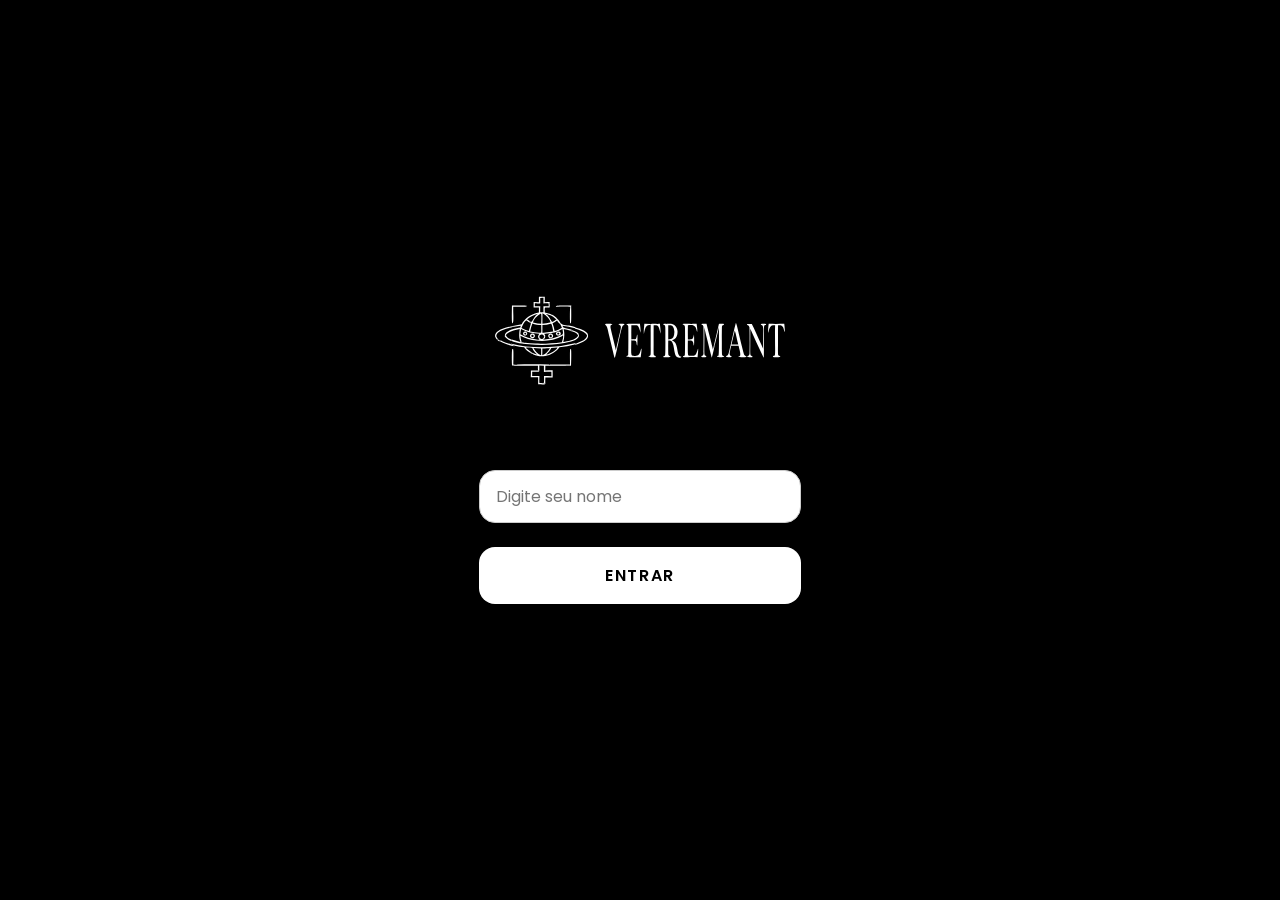
<file: index.html>
<!DOCTYPE html>
<html lang="pt-BR">
<head>
    <meta charset="UTF-8">
    <meta name="viewport" content="width=device-width, initial-scale=1.0">

    <link rel="preconnect" href="https://fonts.googleapis.com">
    <link rel="preconnect" href="https://fonts.gstatic.com" crossorigin>
    <link href="https://fonts.googleapis.com/css2?family=Poppins:wght@200;300;400;500;600;700;800;900&display=swap" rel="stylesheet">

    <link rel="shortcut icon" href="./assets-images/icon.ico" type="image/x-icon">
    <link rel="stylesheet" href="./style/style-login.css">
    <link rel="stylesheet" href="./style/style-mobile.css">
    <script src="./js/script-login.js" defer></script>
    <title>Login - Vetremant</title>
</head>
<body>

    <div class="login-container">
        <div class="logo">
            <img src="./assets-images/symbol1.svg" alt="Símbolo do site Vetremant">
            <img src="./assets-images/logo1.svg" alt="Nome do site Vetremant">
        </div>

        <form id="login-form">
            <div class="form-group">
                <label for="username">Usuário</label>
                <input type="text" id="username" name="username" placeholder="Digite seu nome" required>
            </div>
            <button type="submit">Entrar</button>
        </form>
    </div>

</body>
</html>
</file>
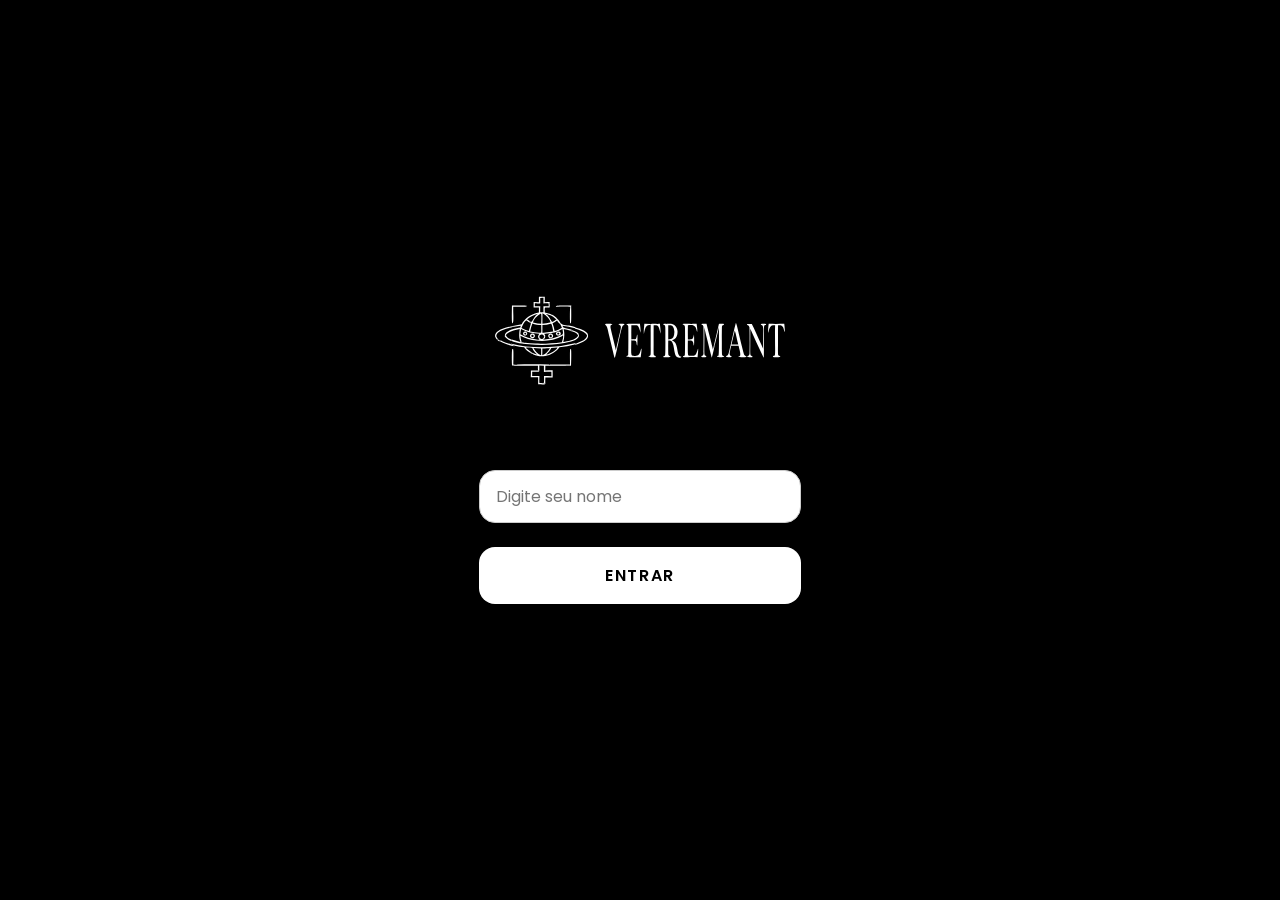
<file: pages/index.html>
<!DOCTYPE html>
<html lang="pt-BR">
<head>
    <meta charset="UTF-8">
    <meta name="viewport" content="width=device-width, initial-scale=1.0">

    <link rel="preconnect" href="https://fonts.googleapis.com">
    <link rel="preconnect" href="https://fonts.gstatic.com" crossorigin>
    <link href="https://fonts.googleapis.com/css2?family=Poppins:wght@200;300;400;500;600;700;800;900&display=swap" rel="stylesheet">


    <link rel="stylesheet" href="../style/style-login.css">
    <link rel="stylesheet" href="../style/style-mobile.css">
    <script src="../js/script-login.js" defer></script>
    <title>Login - Vetremant</title>
</head>
<body>

    <div class="login-container">
        <div class="logo">
            <img src="../assets-images/symbol1.svg" alt="Símbolo do site Vetremant">
            <img src="../assets-images/logo1.svg" alt="Nome do site Vetremant">
        </div>

        <form id="login-form">
            <div class="form-group">
                <label for="username">Usuário</label>
                <input type="text" id="username" name="username" placeholder="Digite seu nome" required>
            </div>
            <button type="submit">Entrar</button>
        </form>
    </div>

</body>
</html>
</file>
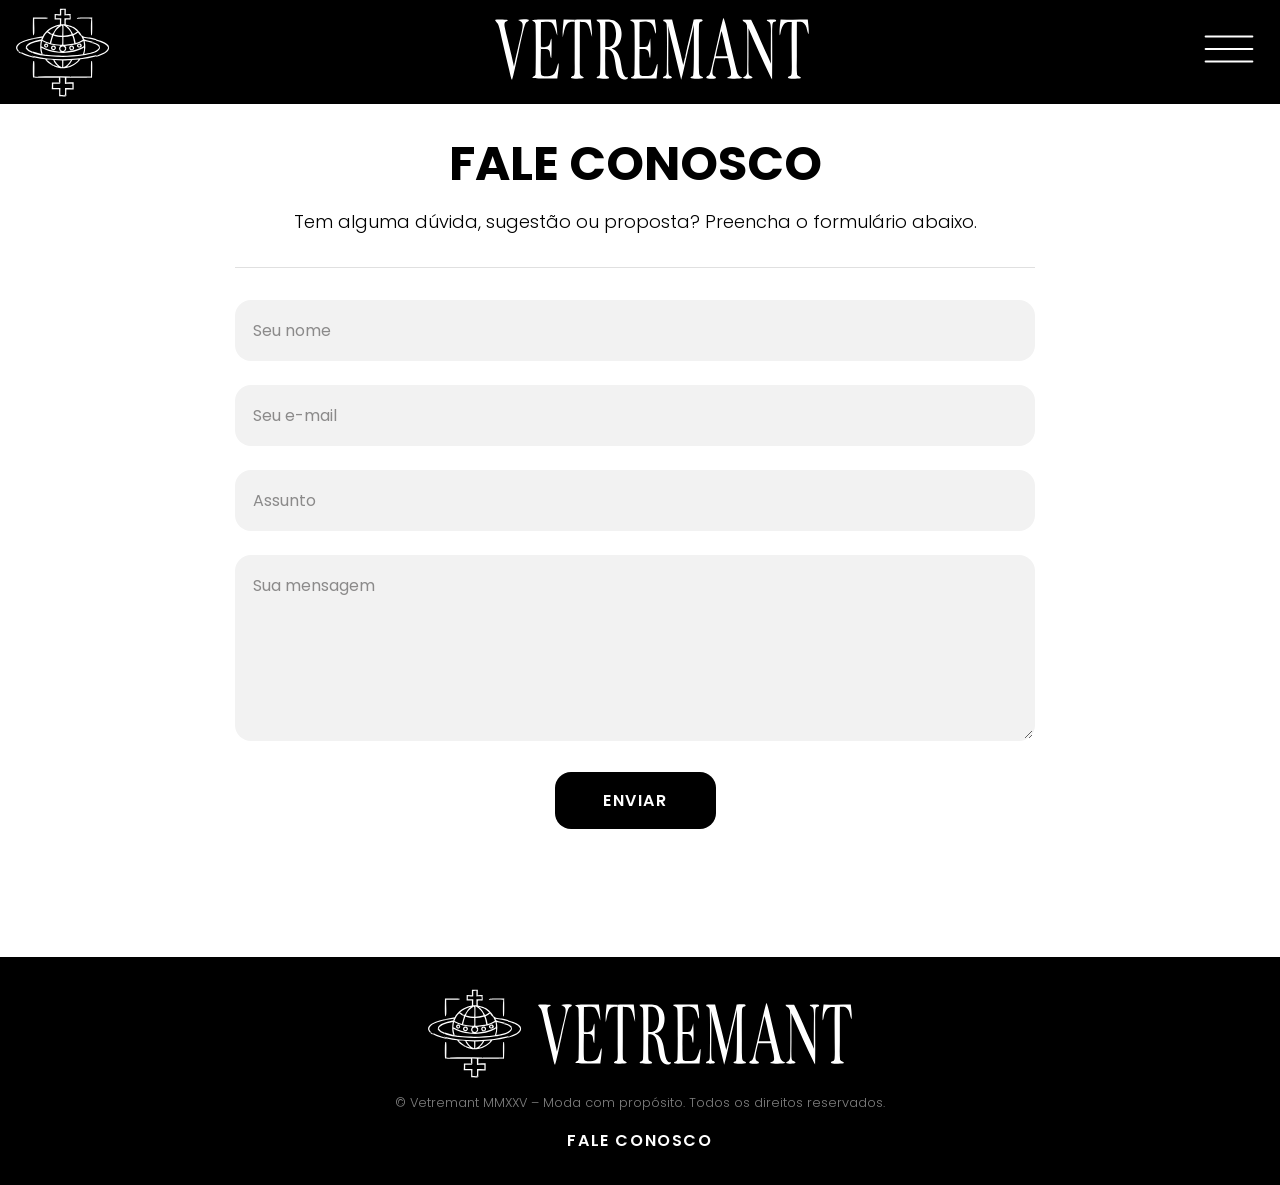
<file: pages/contato.html>
<!DOCTYPE html>
<html lang="pt-BR">
<head>
    <meta charset="UTF-8">
    <meta name="viewport" content="width=device-width, initial-scale=1.0">

    <link rel="preconnect" href="https://fonts.googleapis.com">
    <link rel="preconnect" href="https://fonts.gstatic.com" crossorigin>
    <link href="https://fonts.googleapis.com/css2?family=Poppins:wght@200;300;400;500;600;700;800;900&display=swap" rel="stylesheet">

    <link rel="shortcut icon" href="../assets-images/icon.ico" type="image/x-icon">
    <link rel="stylesheet" href="../style/style-contato.css">
    <link rel="stylesheet" href="../style/style-mobile.css">
    <script src="../js/script.js" defer></script>

    <title>Contato - Vetremant</title>
</head>
<body>

    <header class="header-desktop">
        <img src="../assets-images/symbol1.svg" alt="Símbolo do site de notícias Vetremant">
        <a href="home.html">
            <img src="../assets-images/logo1.svg" alt="Nome do site de notícias Vetremant">
        </a>
        <button>
            <img src="../assets-images/icon-menu-hamburguer 1.svg" alt="Ícone de menu hambúrguer">
        </button>

        <nav>
            <button>
                <img src="../assets-images/cancel.svg" alt="Ícone de X para fechar o menu">
            </button>
            <a href="home.html#home">Home</a>
            <a href="home.html#secao2">Destaques</a>
            <a href="home.html#secao3">Novidades</a>
        </nav>
    </header>

    <div class="container" id="pagina-contato">
        <main class="contato-main">
            <h1>Fale Conosco</h1>
            <p>Tem alguma dúvida, sugestão ou proposta? Preencha o formulário abaixo.</p>
            <hr>
            
            <form action="#" method="POST" class="form-contato">
                <div class="form-group">
                    <input type="text" id="nome" name="nome" placeholder="Seu nome" required>
                </div>
                <div class="form-group">
                    <input type="email" id="email" name="email" placeholder="Seu e-mail" required>
                </div>
                <div class="form-group">
                    <input type="text" id="assunto" name="assunto" placeholder="Assunto" required>
                </div>
                <div class="form-group">
                    <textarea id="mensagem" name="mensagem" rows="6" placeholder="Sua mensagem" required></textarea>
                </div>
                <button type="submit" class="btn-enviar">Enviar</button>
            </form>
        </main>
    </div>

    <footer>
        <div class="footer-logos">
            <img src="../assets-images/symbol1.svg" alt="Símbolo para footer do site de notícias Vetremant">
            <img src="../assets-images/logo1.svg" alt="Logo para footer do site de notícias Vetremant">
        </div>
        <p>© Vetremant MMXXV – Moda com propósito. Todos os direitos reservados.</p>
        <a href="contato.html">FALE CONOSCO</a>
    </footer>

</body>
</html>
</file>
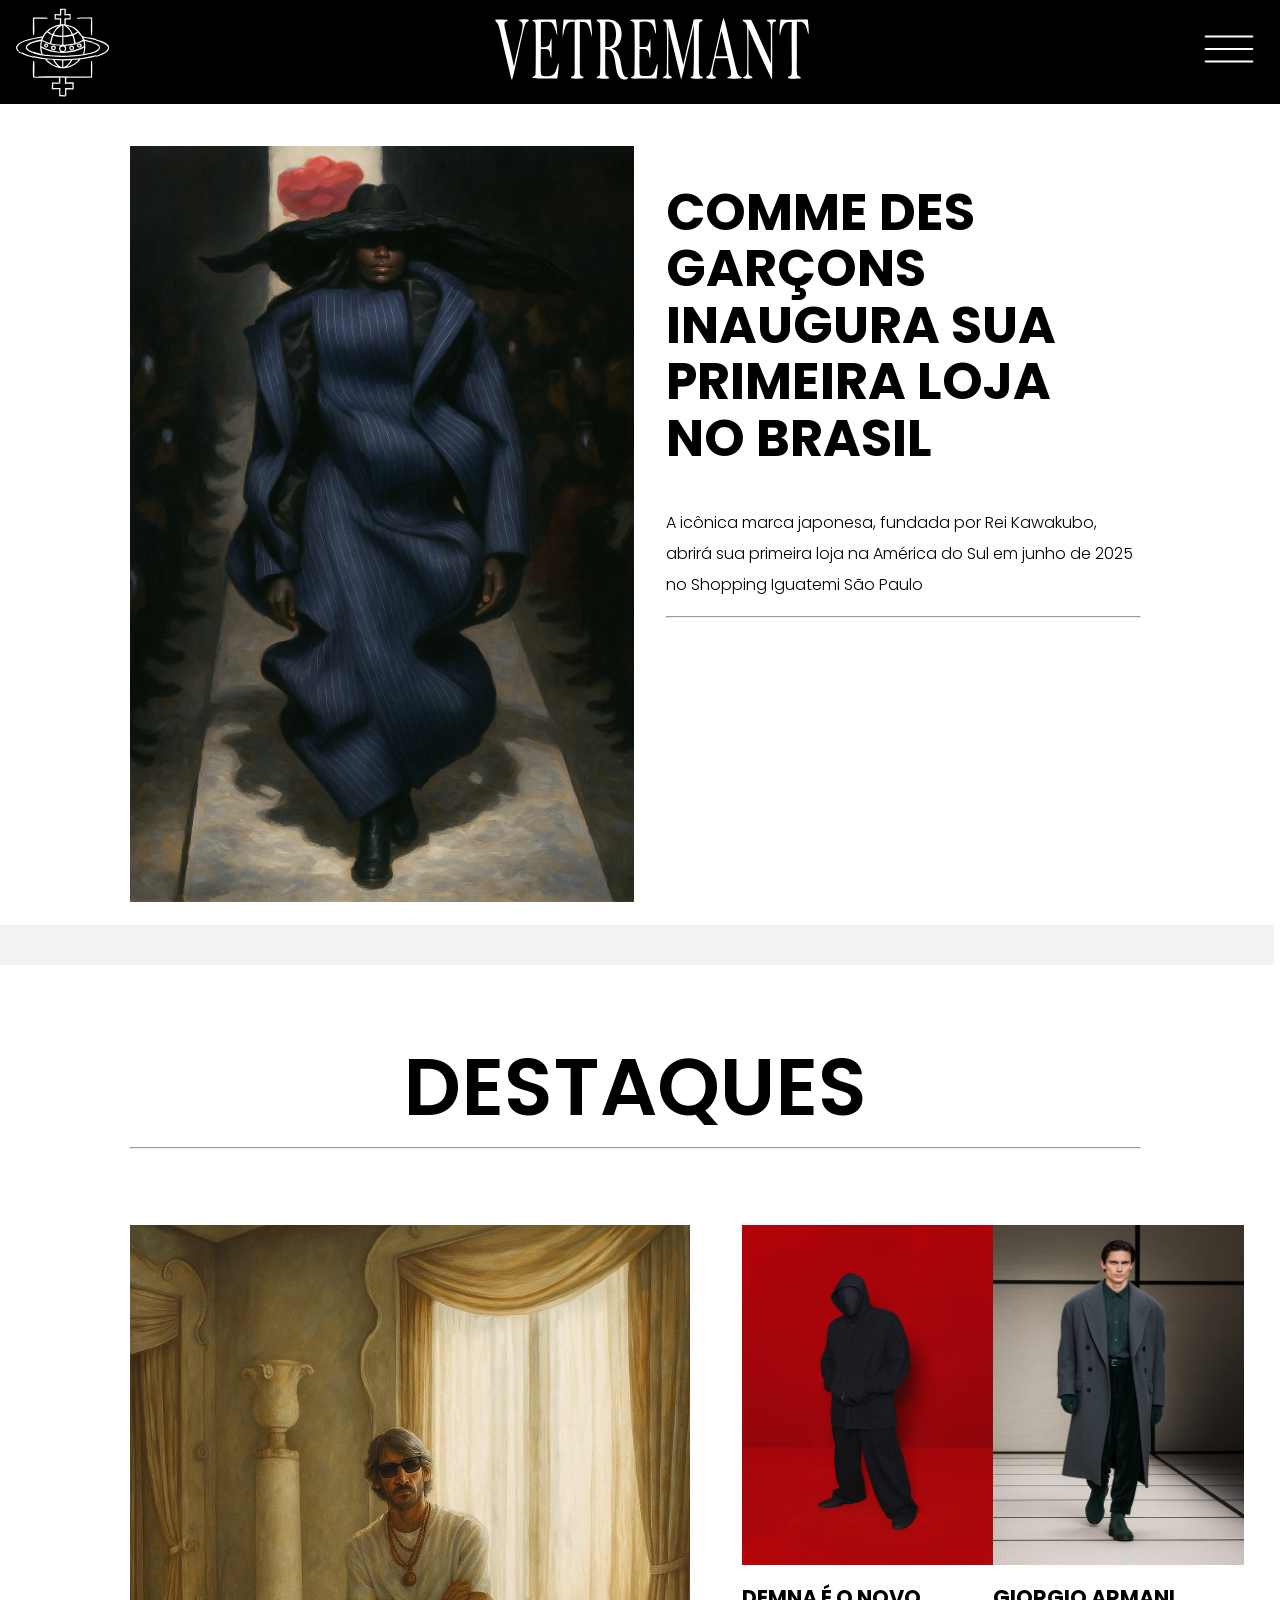
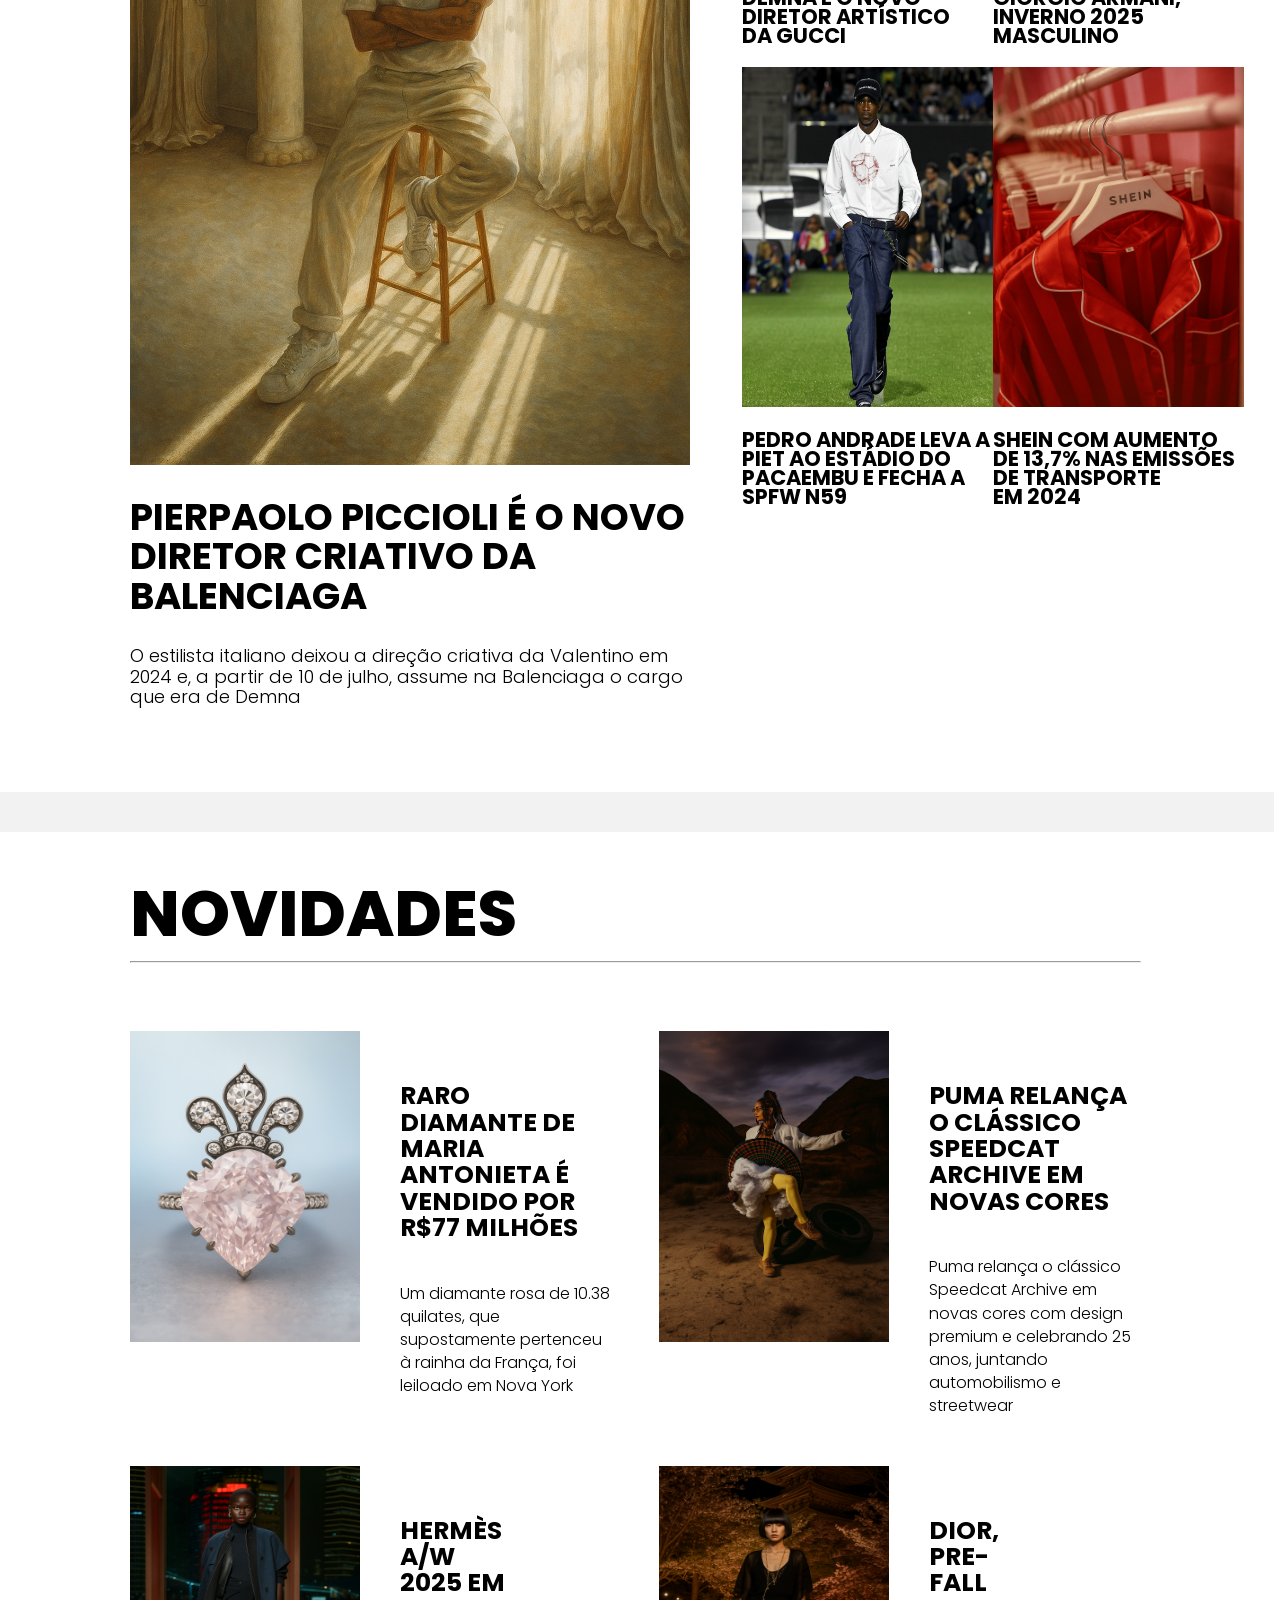
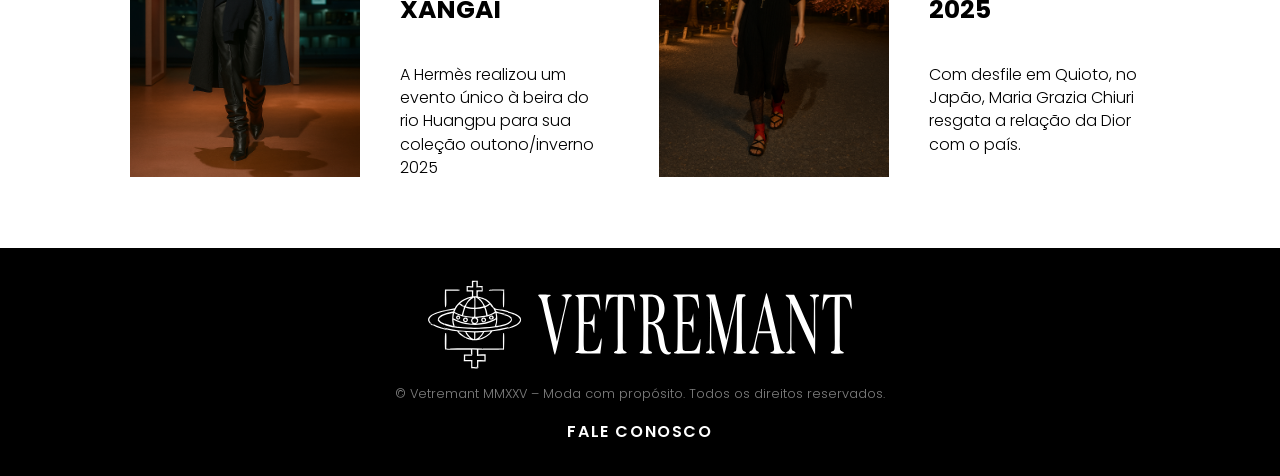
<file: pages/home.html>
<!DOCTYPE html>
<html lang="en">
<head>
    <meta charset="UTF-8">
    <meta name="viewport" content="width=device-width, initial-scale=1.0">

    <link rel="preconnect" href="https://fonts.googleapis.com">
    <link rel="preconnect" href="https://fonts.gstatic.com" crossorigin>
    <link href="https://fonts.googleapis.com/css2?family=Poppins:wght@200;300;400;500;600;700;800;900&display=swap" rel="stylesheet">

    <link rel="shortcut icon" href="../assets-images/icon.ico" type="image/x-icon">
    <link rel="stylesheet" href="../style/style.css">
    <link rel="stylesheet" href="../style/style-mobile.css">
    <script src="../js/script.js" defer></script>
    <title>Vetremant - Fashion News</title>
</head>

<body>
    <header class="header-desktop">
        <img src="../assets-images/symbol1.svg" alt="Símbolo do site de notícias Vetremant"">
        <a href="home.html">
            <img src="../assets-images/logo1.svg" alt="Nome do site de notícias Vetremant">
        </a>
        <button>
            <img src="../assets-images/icon-menu-hamburguer 1.svg" alt="Ícone de menu hambúrguer">
        </button>

        <nav>
            <button>
                <img src="../assets-images/cancel.svg" alt="Ícone de X para fechar o menu">
            </button>
            <a href="#home">Home</a>
            <a href="#secao2">Destaques</a>
            <a href="#secao3">Novidades</a>
        </nav>
    </header>

    <div class="container" id="home">>

        <main>
            <section class="primeira-secao">
                <div class="post-principal">
                    <a href="./pag-comme-des-garcons.html">
                        <img src="../assets-images/destaques/comme-des-garçons/comme-des-garcons-img1.png" alt="Imagem destaque da Comme des Garçons">
                    </a>
                    <div class="texto-post-principal">
                        <a href="./pag-comme-des-garcons.html">
                        <h1>Comme des garçons inaugura sua primeira loja no Brasil</h1>
                        </a>
                        <p>A icônica marca japonesa, fundada por Rei Kawakubo, abrirá sua primeira loja na América do Sul em junho de 2025 no Shopping Iguatemi São Paulo</p>
                        <hr>
                    </div>
                </div>
            </section>


            <div id="secao2"></div>
            <nav class="divisao"></nav>


            <section class="segunda-secao">
                <h1>DESTAQUES</h1>
                <hr>

                <div class="destaques-grid">
                    <div class="destaque-principal">
                        <a href="./pag-pierpaolo.html">
                            <img src="../assets-images/destaques/pierpaolo/pierpaolo img1.png" alt="Imagem destaque de Pierpaolo Piccioli">
                        </a>
                        <div class="texto-destaque-principal">
                            <a href="./pag-pierpaolo.html">
                                <h2>Pierpaolo Piccioli é o novo diretor criativo da Balenciaga</h2>
                            </a>
                            <p>O estilista italiano deixou a direção criativa da Valentino em 2024 e, a partir de 10 de julho, assume na Balenciaga o cargo que era de Demna</p>
                        </div>
                    </div>

                    <div class="destaques-secundarios">

                        <div class="destaque2">
                        <a href="./pag-denma.html">
                            <img src="../assets-images/destaques/denma/denma img1.png" alt="Imagem destaque de Demna">
                        </a>
                        <div class="texto-destaque2">
                            <a href="./pag-denma.html">
                                <h2>Demna é o novo<br>diretor artístico<br>da gucci</h2>
                            </a>
                        </div>
                    </div>

                    <div class="destaque3">
                        <a href="./pag-armani.html">
                            <img src="../assets-images/destaques/armani/armani img1.png" alt="Imagem destaque da Armani">
                        </a>
                        <div class="texto-destaque3">
                            <a href="./pag-armani.html">
                                <h2>Giorgio Armani,<br>inverno 2025<br>masculino</h2>
                            </a>
                        </div>
                    </div>

                    <div class="destaque4">
                        <a href="./pag-piet.html">
                            <img src="../assets-images/destaques/piet/piet img1.jpg" alt="Imagem destaque da PIET">
                        </a>
                        <div class="texto-destaque4">
                            <a href="./pag-piet.html">
                                <h2>Pedro Andrade leva a<br>PIET ao estádio do<br>Pacaembu e fecha a<br>SPFW N59</h2>
                            </a>
                        </div>
                    </div>

                    <div class="destaque5">
                        <a href="./pag-shein.html">
                            <img src="../assets-images/destaques/shein/shein img1.png" alt="Imagem destaque da Shein">
                        </a>
                        <div class="texto-destaque5">
                            <a href="./pag-shein.html">
                                <h2>Shein com aumento<br>de 13,7% nas emissões<br>de transporte<br>em 2024</h2>
                            </a>
                        </div>
                    
                    </div>

                </div>
                <div id="secao3"></div>
            </section>


            <nav class="divisao"></nav>

            <section class="terceira-secao">
                <h1>NOVIDADES</h1>
                <hr>

                <div class="novidades-grid">

                    <div class="novidade1">
                        <a href="./pag-diamante.html">
                            <img src="../assets-images/novidades/maria-antonieta/dima img1.png" alt="Imagem destaque do Diamante">
                        </a>
                        <div class="texto-novidade1">
                            <a href="./pag-diamante.html">
                                <h2>Raro diamante de Maria Antonieta é vendido por R$77 milhões</h2>
                            </a>
                            <p>Um diamante rosa de 10.38 quilates, que supostamente pertenceu à rainha da França, foi leiloado em Nova York</p>
                        </div>
                    </div>

                    <div class="novidade2">
                        <a href="./pag-puma.html">
                            <img src="../assets-images/novidades/puma/puma img1.png" alt="Imagem destaque da Puma">
                        </a>
                        <div class="texto-novidade2">
                            <a href="./pag-puma.html">
                                <h2>Puma relança o clássico Speedcat Archive em novas cores</h2>
                            </a>
                            <p>Puma relança o clássico Speedcat Archive em novas cores com design premium e celebrando 25 anos, juntando automobilismo e streetwear</p>
                        </div>
                    </div>

                    <div class="novidade3">
                        <a href="./pag-hermes.html">
                            <img src="../assets-images/novidades/hermes/hermes img1.png" alt="Imagem destaque da Hermès">
                        </a>
                        <div class="texto-novidade3">
                            <a href="./pag-hermes.html">
                                <h2>Hermès<br>A/W<br>2025 em<br>Xangai</h2>
                            </a>
                            <p>A Hermès realizou um evento único à beira do rio Huangpu para sua coleção outono/inverno 2025</p>
                        </div>
                    </div>

                    <div class="novidade4">
                        <a href="./pag-dior.html">
                            <img src="../assets-images/novidades/dior/dior img1.png" alt="Imagem destaque da Dior">
                        </a>
                        <div class="texto-novidade4">
                            <a href="./pag-dior.html">
                                <h2>Dior,<br>pre-<br>fall<br>2025</h2>
                            </a>
                            <p>Com desfile em Quioto, no Japão, Maria Grazia Chiuri resgata a relação da Dior com o país.</p>
                        </div>
                    </div>

                </div>
            </section>
        </main>
    </div>

    <footer>
        <div class="footer-logos">
                <img src="../assets-images/symbol1.svg" alt="Símbolo para footer do site de notícias Vetremant">
                <img src="../assets-images/logo1.svg" alt="Logo para footer do site de notícias Vetremant">
        </div>
        <p>© Vetremant MMXXV – Moda com propósito. Todos os direitos reservados.</p>
            <a href="./contato.html">FALE CONOSCO</a>
    </footer>
</body>
</html>
</file>
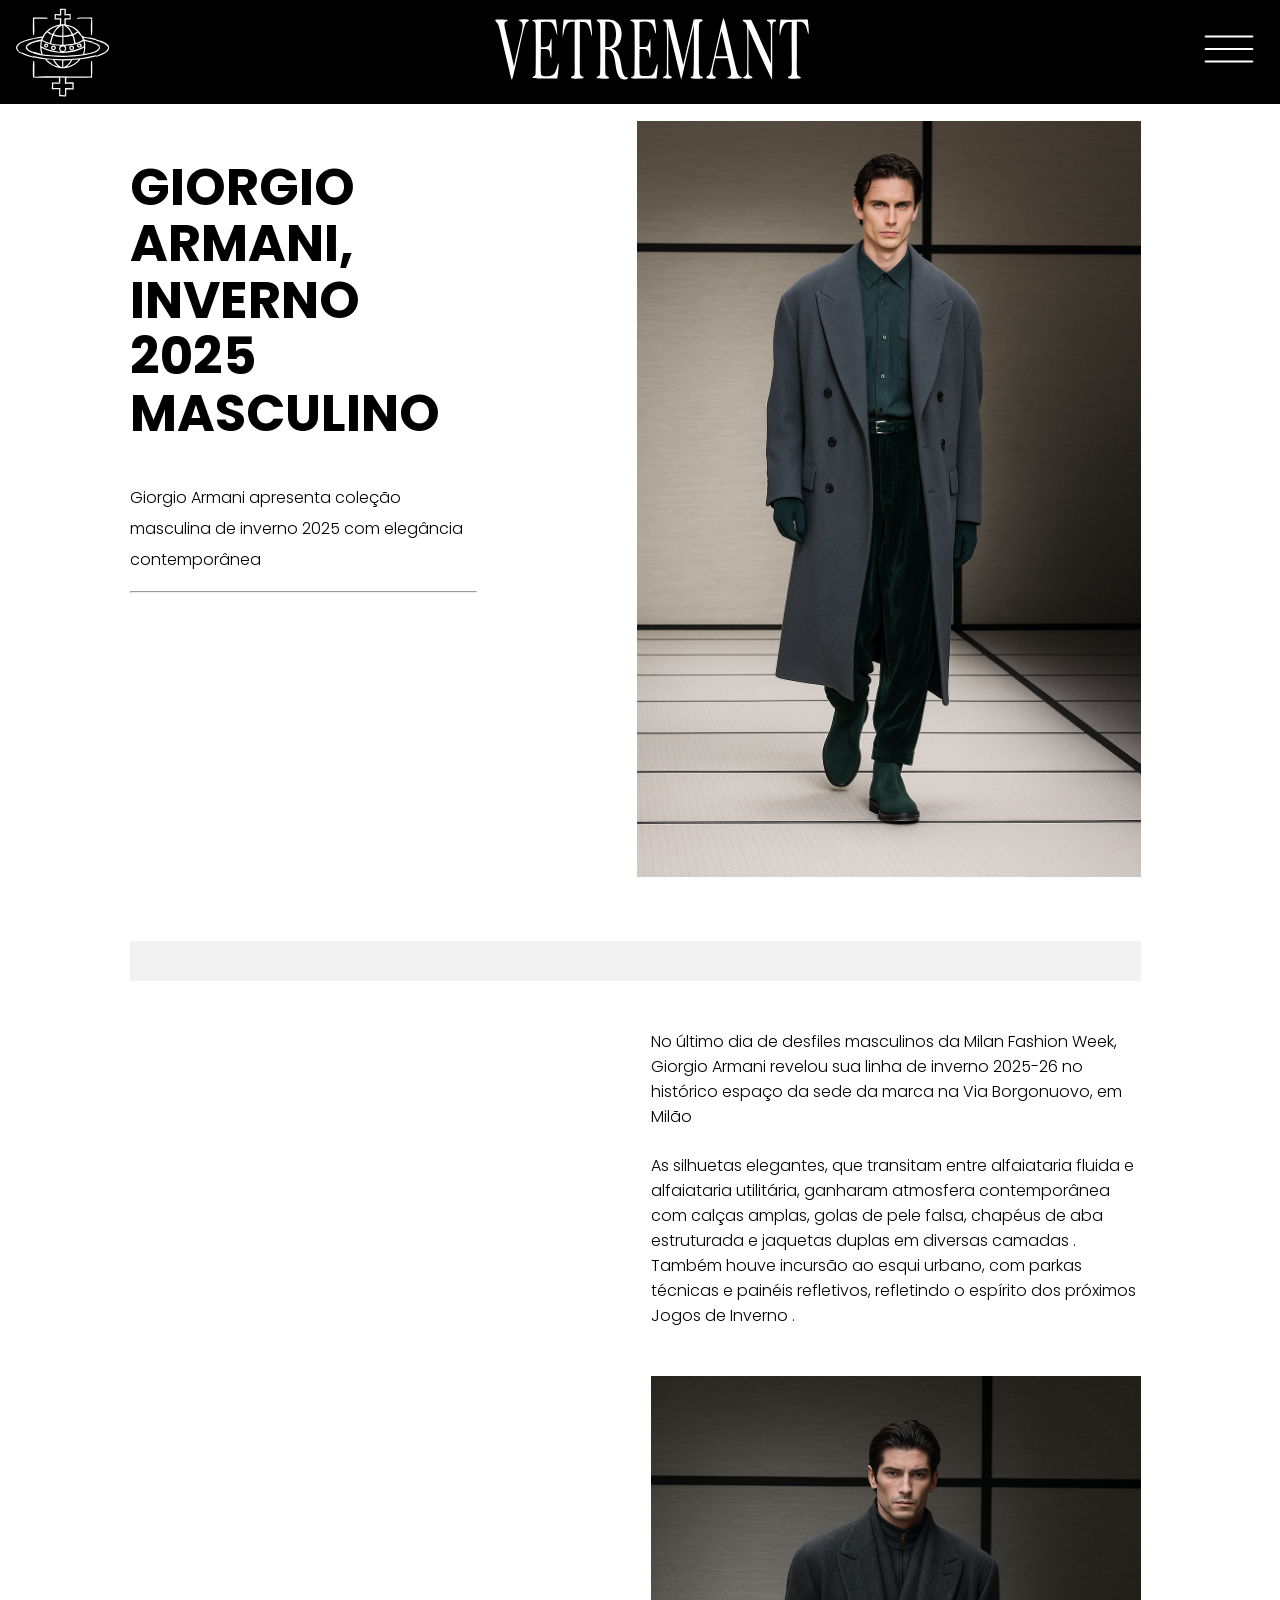
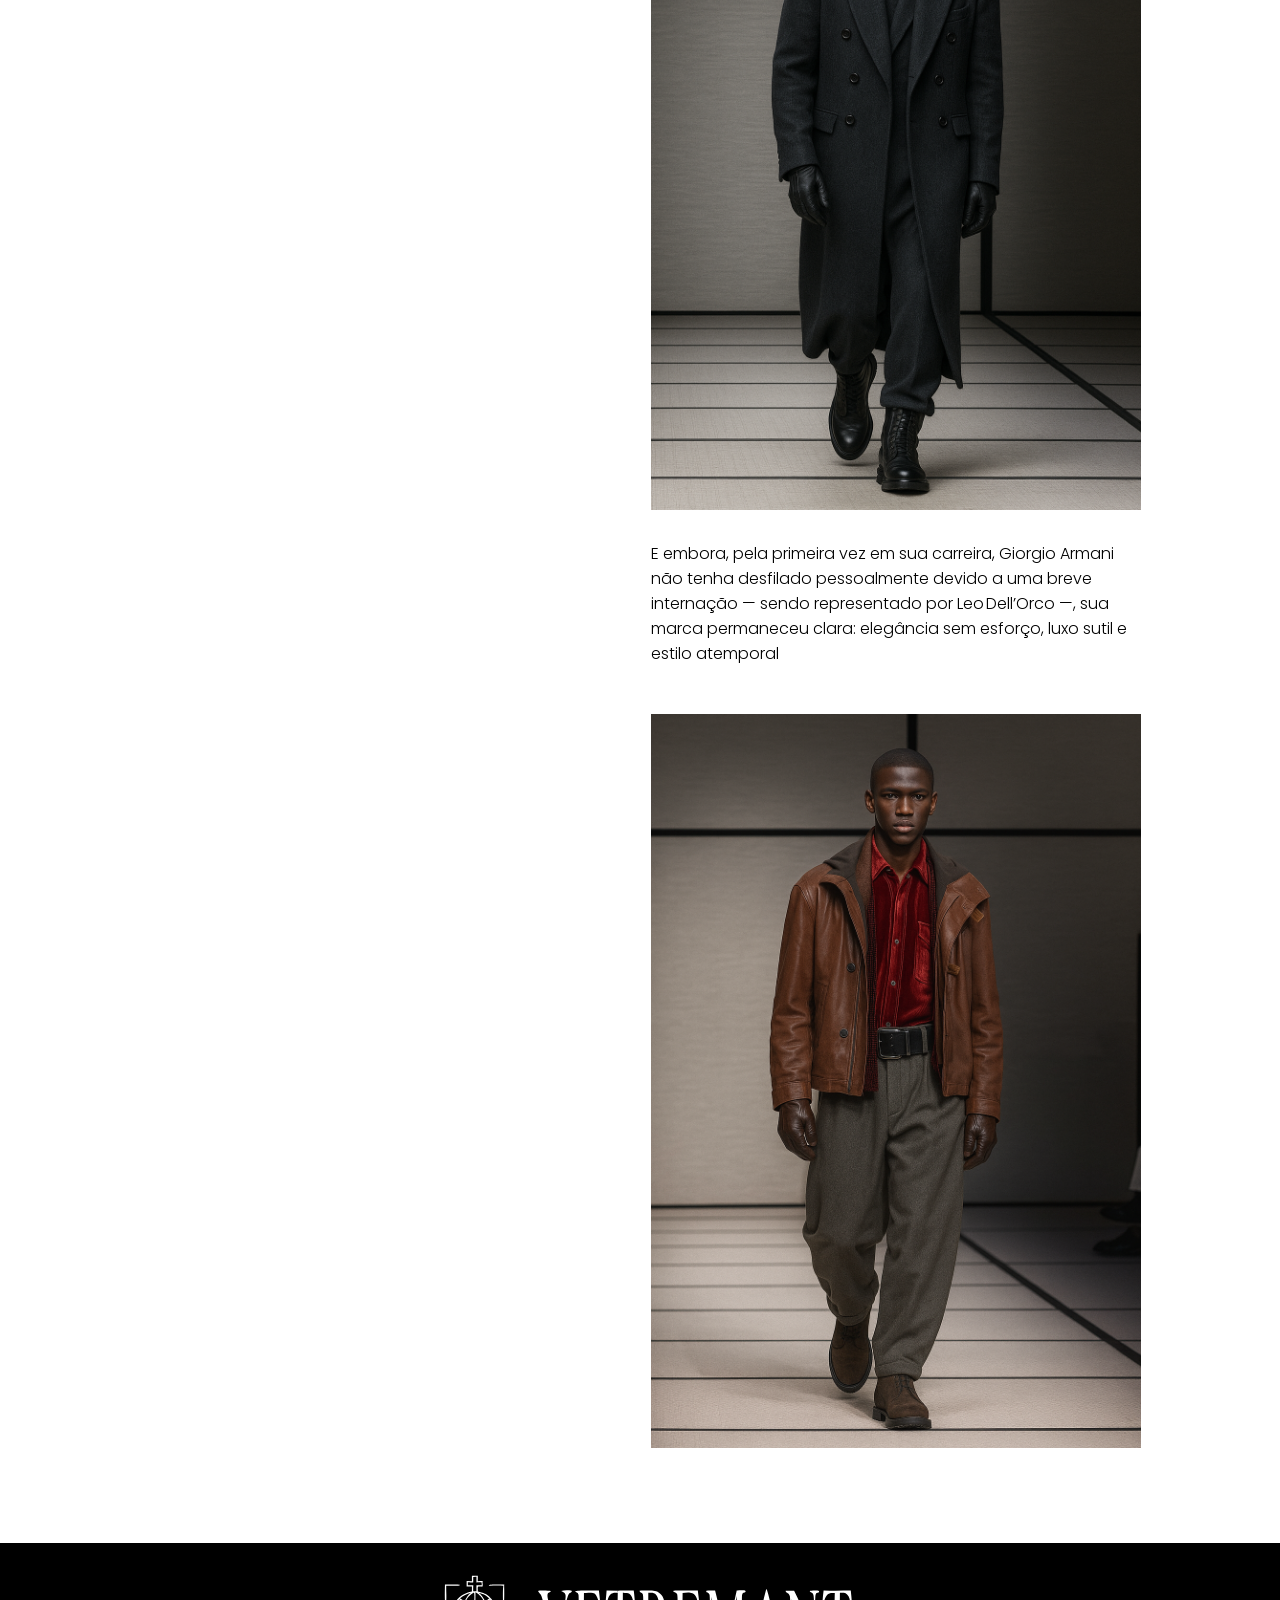
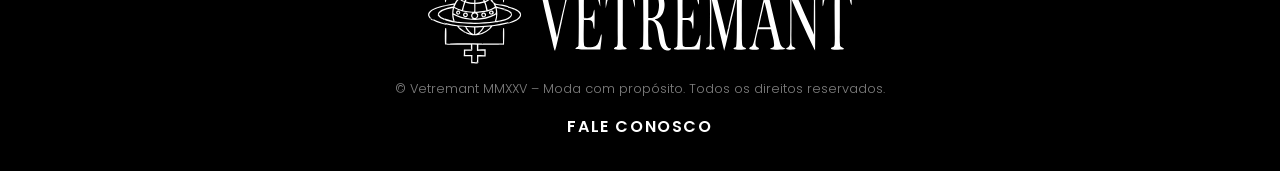
<file: pages/pag-armani.html>
<!DOCTYPE html>
<html lang="en">
<head>
    <meta charset="UTF-8">
    <meta name="viewport" content="width=device-width, initial-scale=1.0">

    <link rel="preconnect" href="https://fonts.googleapis.com">
    <link rel="preconnect" href="https://fonts.gstatic.com" crossorigin>
    <link href="https://fonts.googleapis.com/css2?family=Poppins:wght@200;300;400;500;600;700;800;900&display=swap" rel="stylesheet">

    <link rel="shortcut icon" href="../assets-images/icon.ico" type="image/x-icon">
    <link rel="stylesheet" href="../style/style-altpags.css">
    <link rel="stylesheet" href="../style/style-mobile.css">
    <script src="../js/script-conteudo.js" defer></script>
    <title>Giorgio Armani, inverno 2025 masculino</title>
</head>
<body>
    <header class="header-desktop">
        <img src="../assets-images/symbol1.svg" alt="Símbolo do site de notícias Vetremant"">
        <a href="./home.html">
            <img src="../assets-images/logo1.svg" alt="Nome do site de notícias Vetremant">
        </a>
        <button>
            <img src="../assets-images/icon-menu-hamburguer 1.svg" alt="Ícone de menu hambúrguer">
        </button>

        <nav>
            <button>
                <img src="../assets-images/cancel.svg" alt="Ícone de X para fechar o menu">
            </button>
            <a href="./home.html#home">Home</a>
            <a href="./home.html#secao2">Destaques</a>
            <a href="./home.html#secao3">Novidades</a>
        </nav>
    </header>

    <div class="container">
        <main>
            <section class="primeira-secao">
                <div class="post-principal">
                    
                    <div class="texto-post-principal">
                        <h1>Giorgio Armani, inverno 2025 masculino</h1>
                        <p>Giorgio Armani apresenta coleção masculina de inverno 2025 com elegância contemporânea</p>
                        <hr>
                    </div>
                    <img src="../assets-images/destaques/armani/armani img1.png" alt="Imagem desfile da Giorgio Armani">
                </div>
            </section>

            <nav class="divisao"></nav>

            <div class="conteudo">

                <section class="segunda-secao">
                    <p>No último dia de desfiles masculinos da Milan Fashion Week, Giorgio Armani revelou sua linha de inverno 2025-26 no histórico espaço da sede da marca na Via Borgonuovo, em Milão</p>
                    <p>As silhuetas elegantes, que transitam entre alfaiataria fluida e alfaiataria utilitária, ganharam atmosfera contemporânea com calças amplas, golas de pele falsa, chapéus de aba estruturada e jaquetas duplas em diversas camadas . Também houve incursão ao esqui urbano, com parkas técnicas e painéis refletivos, refletindo o espírito dos próximos Jogos de Inverno .</p>
                    <img src="../assets-images/destaques/armani/armani img2.png" alt="Imagem desfile da Giorgio Armani">
                </section>

                <section class="terceira-secao">
                    <p>E embora, pela primeira vez em sua carreira, Giorgio Armani não tenha desfilado pessoalmente devido a uma breve internação — sendo representado por Leo Dell’Orco —, sua marca permaneceu clara: elegância sem esforço, luxo sutil e estilo atemporal</p>
                    <img src="../assets-images/destaques/armani/armani img3.png" alt="Imagem desfile da Giorgio Armani">
                </section>
            </div>
        </main>
    </div>

    <footer>
        <div class="footer-logos">
                <img src="../assets-images/symbol1.svg" alt="Símbolo para footer do site de notícias Vetremant">
                <img src="../assets-images/logo1.svg" alt="Logo para footer do site de notícias Vetremant">
        </div>
        <p>© Vetremant MMXXV – Moda com propósito. Todos os direitos reservados.</p>
            <a href="./contato.html">FALE CONOSCO</a>
    </footer>
</body>
</html>
</file>
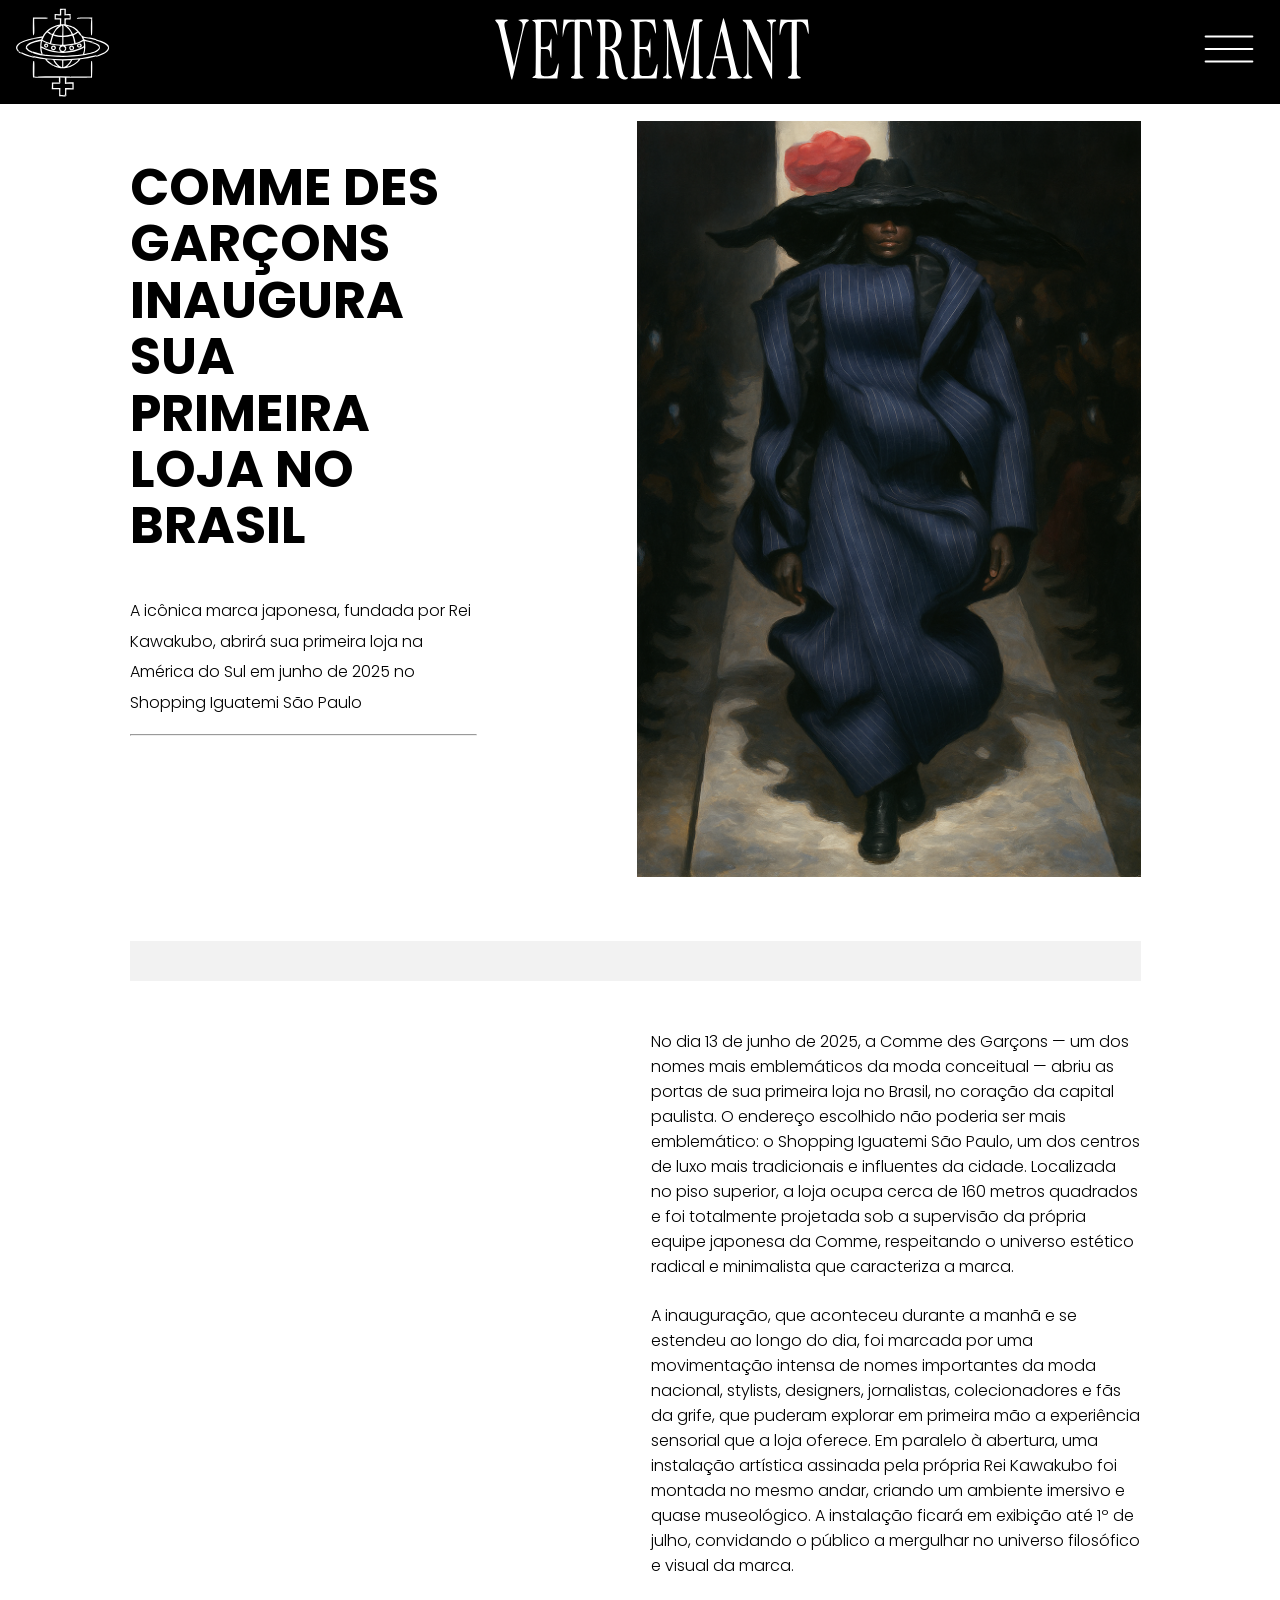
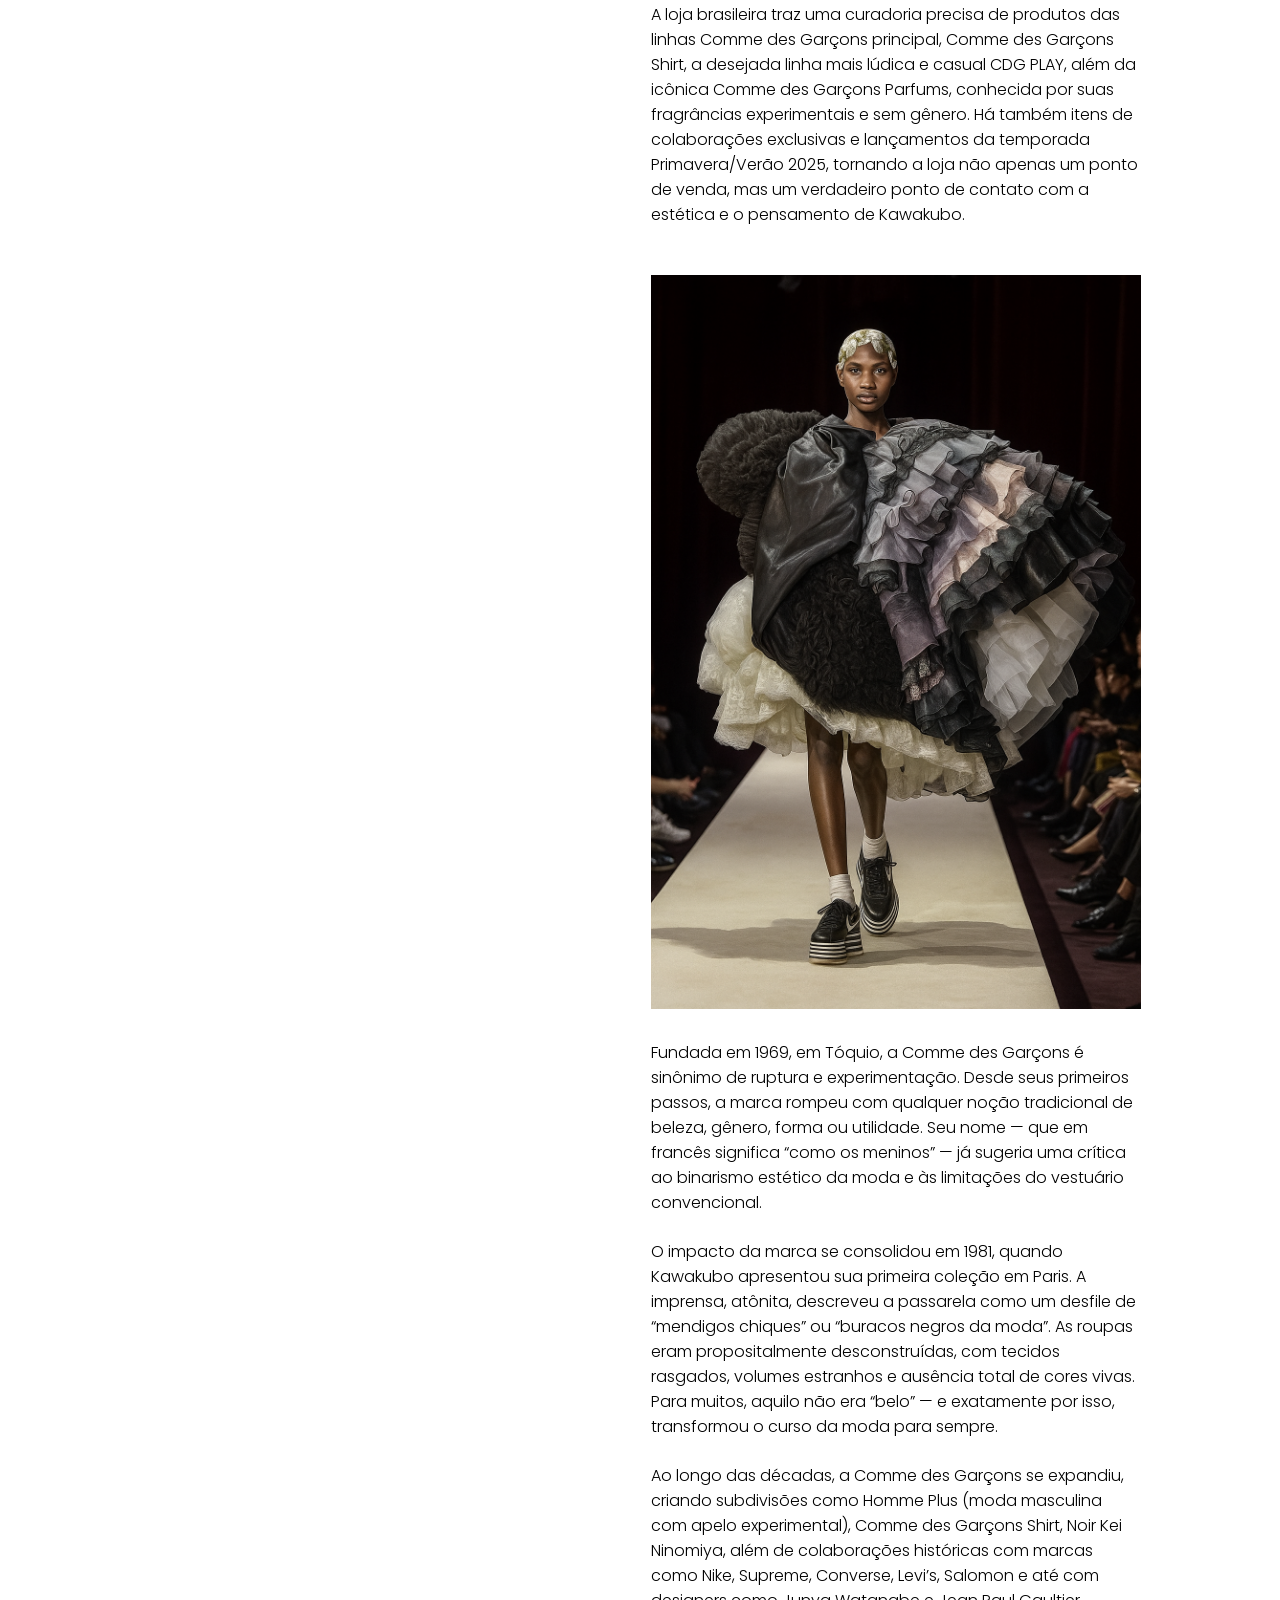
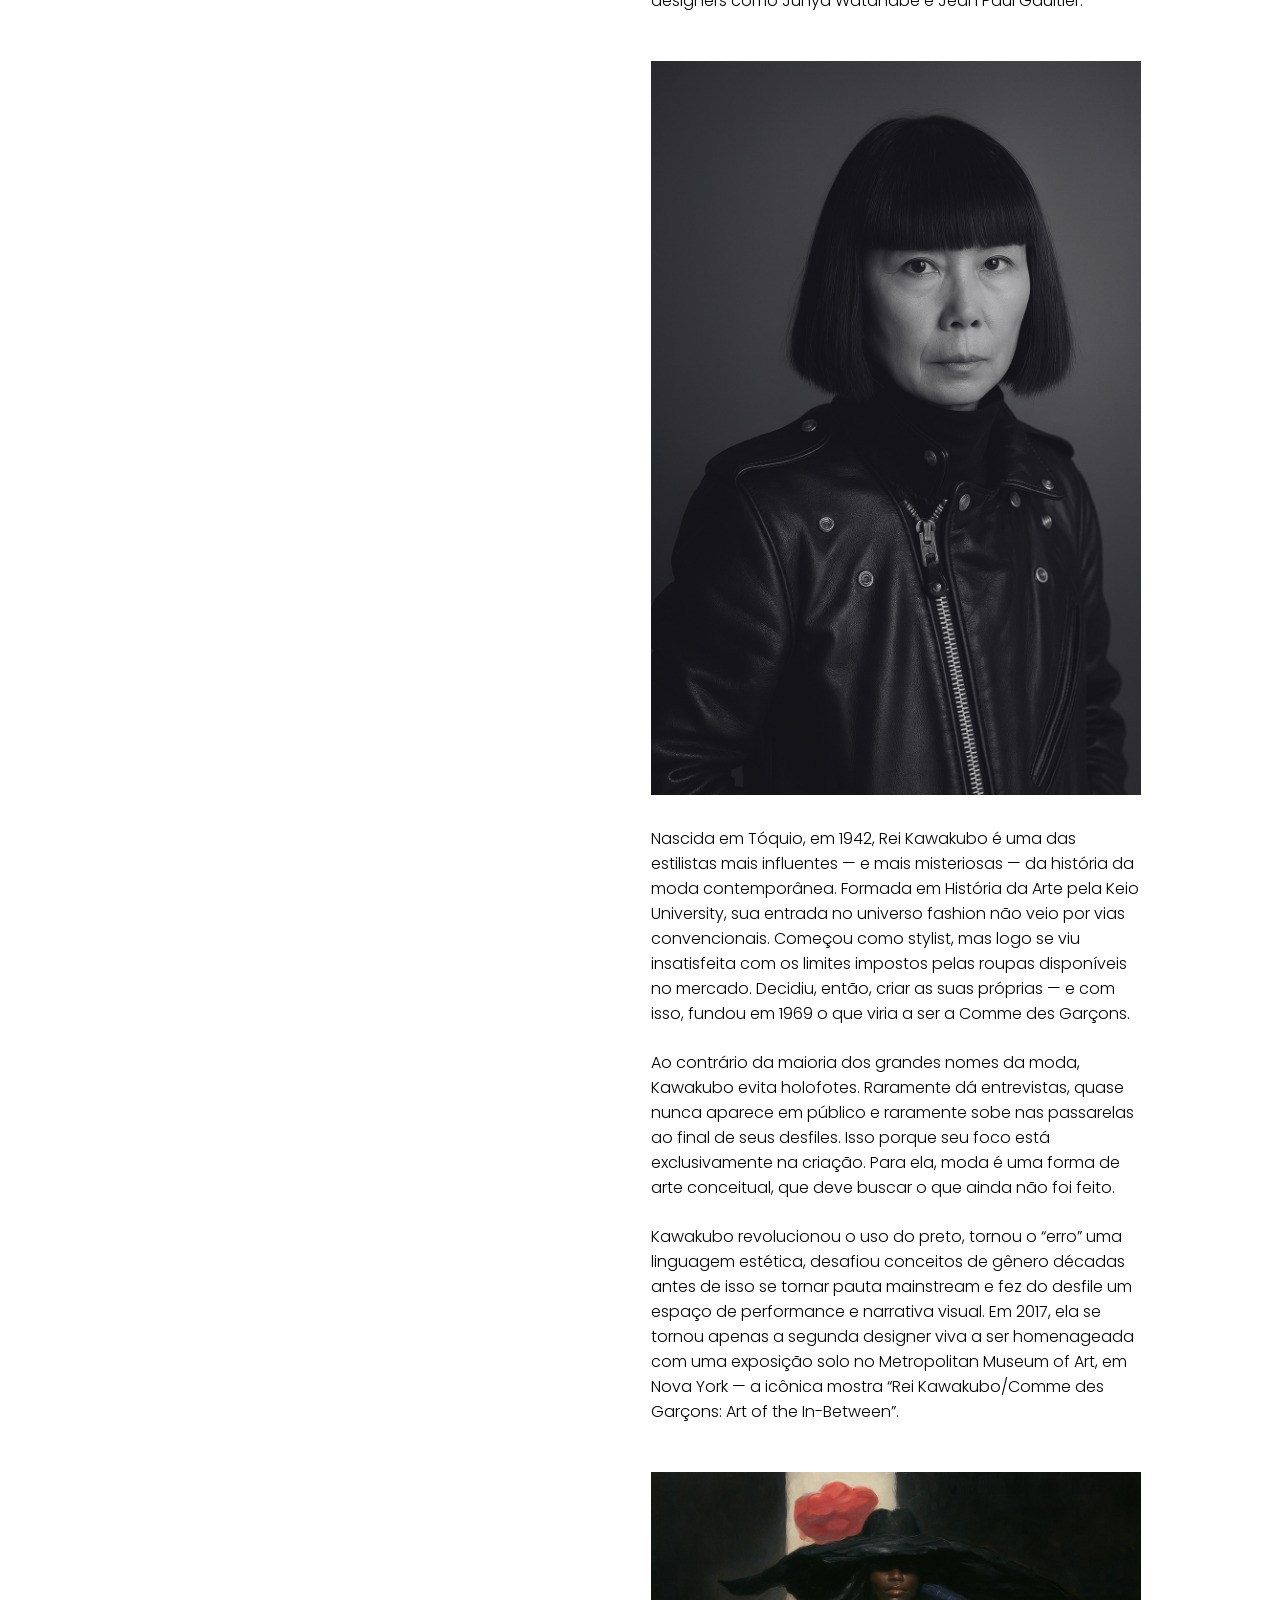
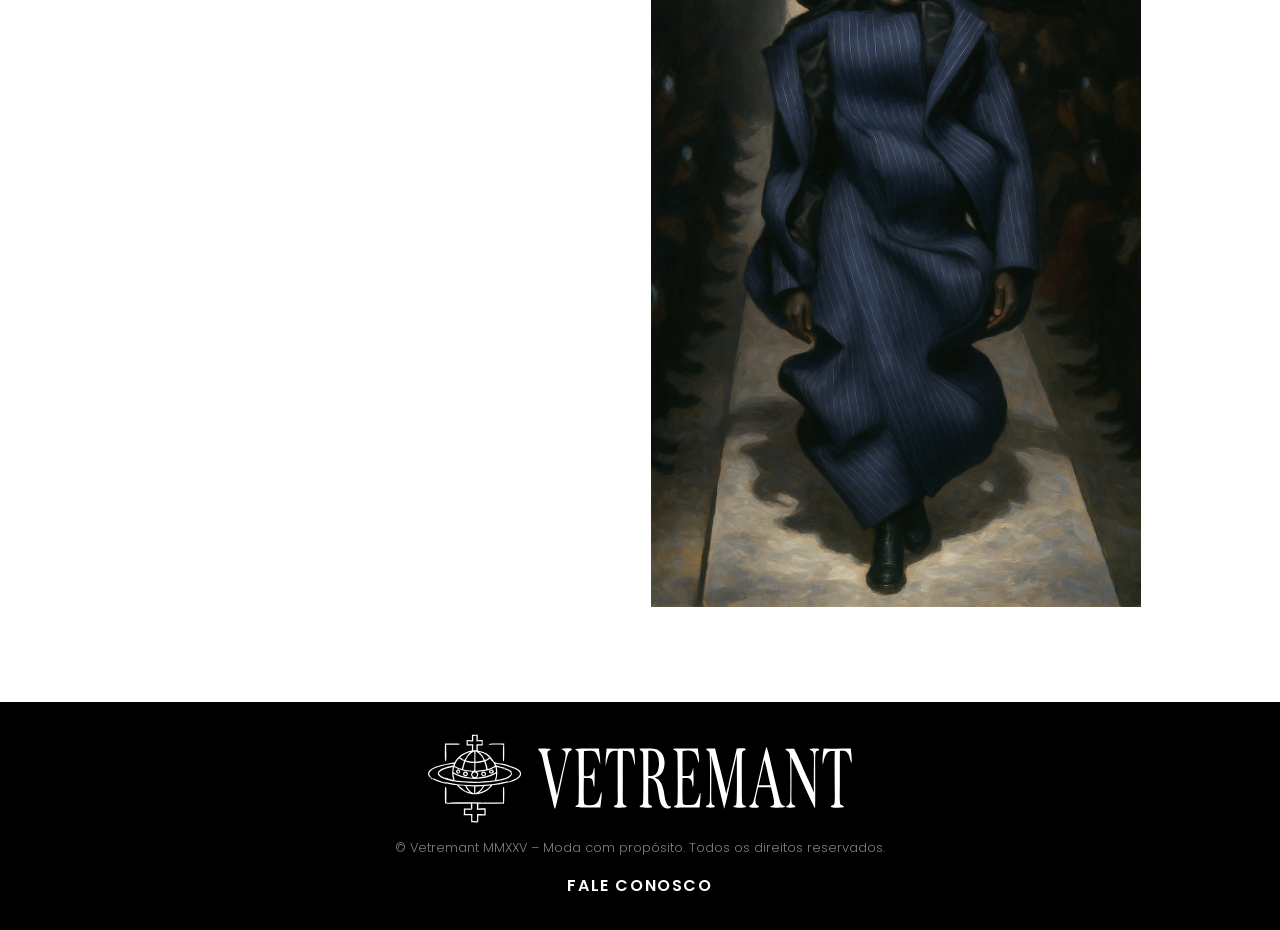
<file: pages/pag-comme-des-garcons.html>
<!DOCTYPE html>
<html lang="en">
<head>
    <meta charset="UTF-8">
    <meta name="viewport" content="width=device-width, initial-scale=1.0">

    <link rel="preconnect" href="https://fonts.googleapis.com">
    <link rel="preconnect" href="https://fonts.gstatic.com" crossorigin>
    <link href="https://fonts.googleapis.com/css2?family=Poppins:wght@200;300;400;500;600;700;800;900&display=swap" rel="stylesheet">

    <link rel="stylesheet" href="../style/style-altpags.css">
    <link rel="stylesheet" href="../style/style-mobile.css">
    <link rel="shortcut icon" href="../assets-images/icon.ico" type="image/x-icon">
    <script src="../js/script-conteudo.js" defer></script>
    <title>Comme des Garçons</title>
</head>
<body>
    <header class="header-desktop">
        <img src="../assets-images/symbol1.svg" alt="Símbolo do site de notícias Vetremant"">
        <a href="./home.html">
            <img src="../assets-images/logo1.svg" alt="Nome do site de notícias Vetremant">
        </a>
        <button>
            <img src="../assets-images/icon-menu-hamburguer 1.svg" alt="Ícone de menu hambúrguer">
        </button>

        <nav>
            <button>
                <img src="../assets-images/cancel.svg" alt="Ícone de X para fechar o menu">
            </button>
            <a href="./home.html#home">Home</a>
            <a href="./home.html#secao2">Destaques</a>
            <a href="./home.html#secao3">Novidades</a>
        </nav>
    </header>

    <div class="container">
        <main>
            <section class="primeira-secao">
                <div class="post-principal">
                    
                    <div class="texto-post-principal">
                        <h1>Comme des garçons inaugura sua primeira loja no Brasil</h1>
                        <p>A icônica marca japonesa, fundada por Rei Kawakubo, abrirá sua primeira loja na América do Sul em junho de 2025 no Shopping Iguatemi São Paulo</p>
                        <hr>
                    </div>
                    <img src="../assets-images/destaques/comme-des-garçons/comme-des-garcons-img1.png" alt="Imagem destaque da Comme des Garçons">
                </div>
            </section>

            <nav class="divisao"></nav>

            <div class="conteudo">

                <section class="segunda-secao">
                    <p>No dia 13 de junho de 2025, a Comme des Garçons — um dos nomes mais emblemáticos da moda conceitual — abriu as portas de sua primeira loja no Brasil, no coração da capital paulista. O endereço escolhido não poderia ser mais emblemático: o Shopping Iguatemi São Paulo, um dos centros de luxo mais tradicionais e influentes da cidade. Localizada no piso superior, a loja ocupa cerca de 160 metros quadrados e foi totalmente projetada sob a supervisão da própria equipe japonesa da Comme, respeitando o universo estético radical e minimalista que caracteriza a marca.</p>
                    <p>A inauguração, que aconteceu durante a manhã e se estendeu ao longo do dia, foi marcada por uma movimentação intensa de nomes importantes da moda nacional, stylists, designers, jornalistas, colecionadores e fãs da grife, que puderam explorar em primeira mão a experiência sensorial que a loja oferece. Em paralelo à abertura, uma instalação artística assinada pela própria Rei Kawakubo foi montada no mesmo andar, criando um ambiente imersivo e quase museológico. A instalação ficará em exibição até 1º de julho, convidando o público a mergulhar no universo filosófico e visual da marca.</p>
                    <p>A loja brasileira traz uma curadoria precisa de produtos das linhas Comme des Garçons principal, Comme des Garçons Shirt, a desejada linha mais lúdica e casual CDG PLAY, além da icônica Comme des Garçons Parfums, conhecida por suas fragrâncias experimentais e sem gênero. Há também itens de colaborações exclusivas e lançamentos da temporada Primavera/Verão 2025, tornando a loja não apenas um ponto de venda, mas um verdadeiro ponto de contato com a estética e o pensamento de Kawakubo.</p>
                    <img src="../assets-images/destaques/comme-des-garçons/comme-des-garcons-img3.png" alt="Imagem de Rei Kawakubo">
                </section>

                <section class="terceira-secao">
                    <p>Fundada em 1969, em Tóquio, a Comme des Garçons é sinônimo de ruptura e experimentação. Desde seus primeiros passos, a marca rompeu com qualquer noção tradicional de beleza, gênero, forma ou utilidade. Seu nome — que em francês significa “como os meninos” — já sugeria uma crítica ao binarismo estético da moda e às limitações do vestuário convencional.</p>
                    <p>O impacto da marca se consolidou em 1981, quando Kawakubo apresentou sua primeira coleção em Paris. A imprensa, atônita, descreveu a passarela como um desfile de “mendigos chiques” ou “buracos negros da moda”. As roupas eram propositalmente desconstruídas, com tecidos rasgados, volumes estranhos e ausência total de cores vivas. Para muitos, aquilo não era “belo” — e exatamente por isso, transformou o curso da moda para sempre.</p>
                    <p>Ao longo das décadas, a Comme des Garçons se expandiu, criando subdivisões como Homme Plus (moda masculina com apelo experimental), Comme des Garçons Shirt, Noir Kei Ninomiya, além de colaborações históricas com marcas como Nike, Supreme, Converse, Levi’s, Salomon e até com designers como Junya Watanabe e Jean Paul Gaultier.</p>
                    <img src="../assets-images/destaques/comme-des-garçons/comme-des-garcons-img2.png" alt="Desfile da Comme des Garçons">
                </section>

                <section class="quarta-secao">
                    <p>Nascida em Tóquio, em 1942, Rei Kawakubo é uma das estilistas mais influentes — e mais misteriosas — da história da moda contemporânea. Formada em História da Arte pela Keio University, sua entrada no universo fashion não veio por vias convencionais. Começou como stylist, mas logo se viu insatisfeita com os limites impostos pelas roupas disponíveis no mercado. Decidiu, então, criar as suas próprias — e com isso, fundou em 1969 o que viria a ser a Comme des Garçons.</p>
                    <p>Ao contrário da maioria dos grandes nomes da moda, Kawakubo evita holofotes. Raramente dá entrevistas, quase nunca aparece em público e raramente sobe nas passarelas ao final de seus desfiles. Isso porque seu foco está exclusivamente na criação. Para ela, moda é uma forma de arte conceitual, que deve buscar o que ainda não foi feito.</p>
                    <p>Kawakubo revolucionou o uso do preto, tornou o “erro” uma linguagem estética, desafiou conceitos de gênero décadas antes de isso se tornar pauta mainstream e fez do desfile um espaço de performance e narrativa visual. Em 2017, ela se tornou apenas a segunda designer viva a ser homenageada com uma exposição solo no Metropolitan Museum of Art, em Nova York — a icônica mostra “Rei Kawakubo/Comme des Garçons: Art of the In-Between”.</p>
                    <img src="../assets-images/destaques/comme-des-garçons/comme-des-garcons-img1.png" alt="Imagem destaque da Comme des Garçons">
                </section>
            </div>
        </main>
    </div>

    <footer>
        <div class="footer-logos">
                <img src="../assets-images/symbol1.svg" alt="Símbolo para footer do site de notícias Vetremant">
                <img src="../assets-images/logo1.svg" alt="Logo para footer do site de notícias Vetremant">
        </div>
        <p>© Vetremant MMXXV – Moda com propósito. Todos os direitos reservados.</p>
            <a href="./contato.html">FALE CONOSCO</a>
    </footer>
</body>
</html>
</file>
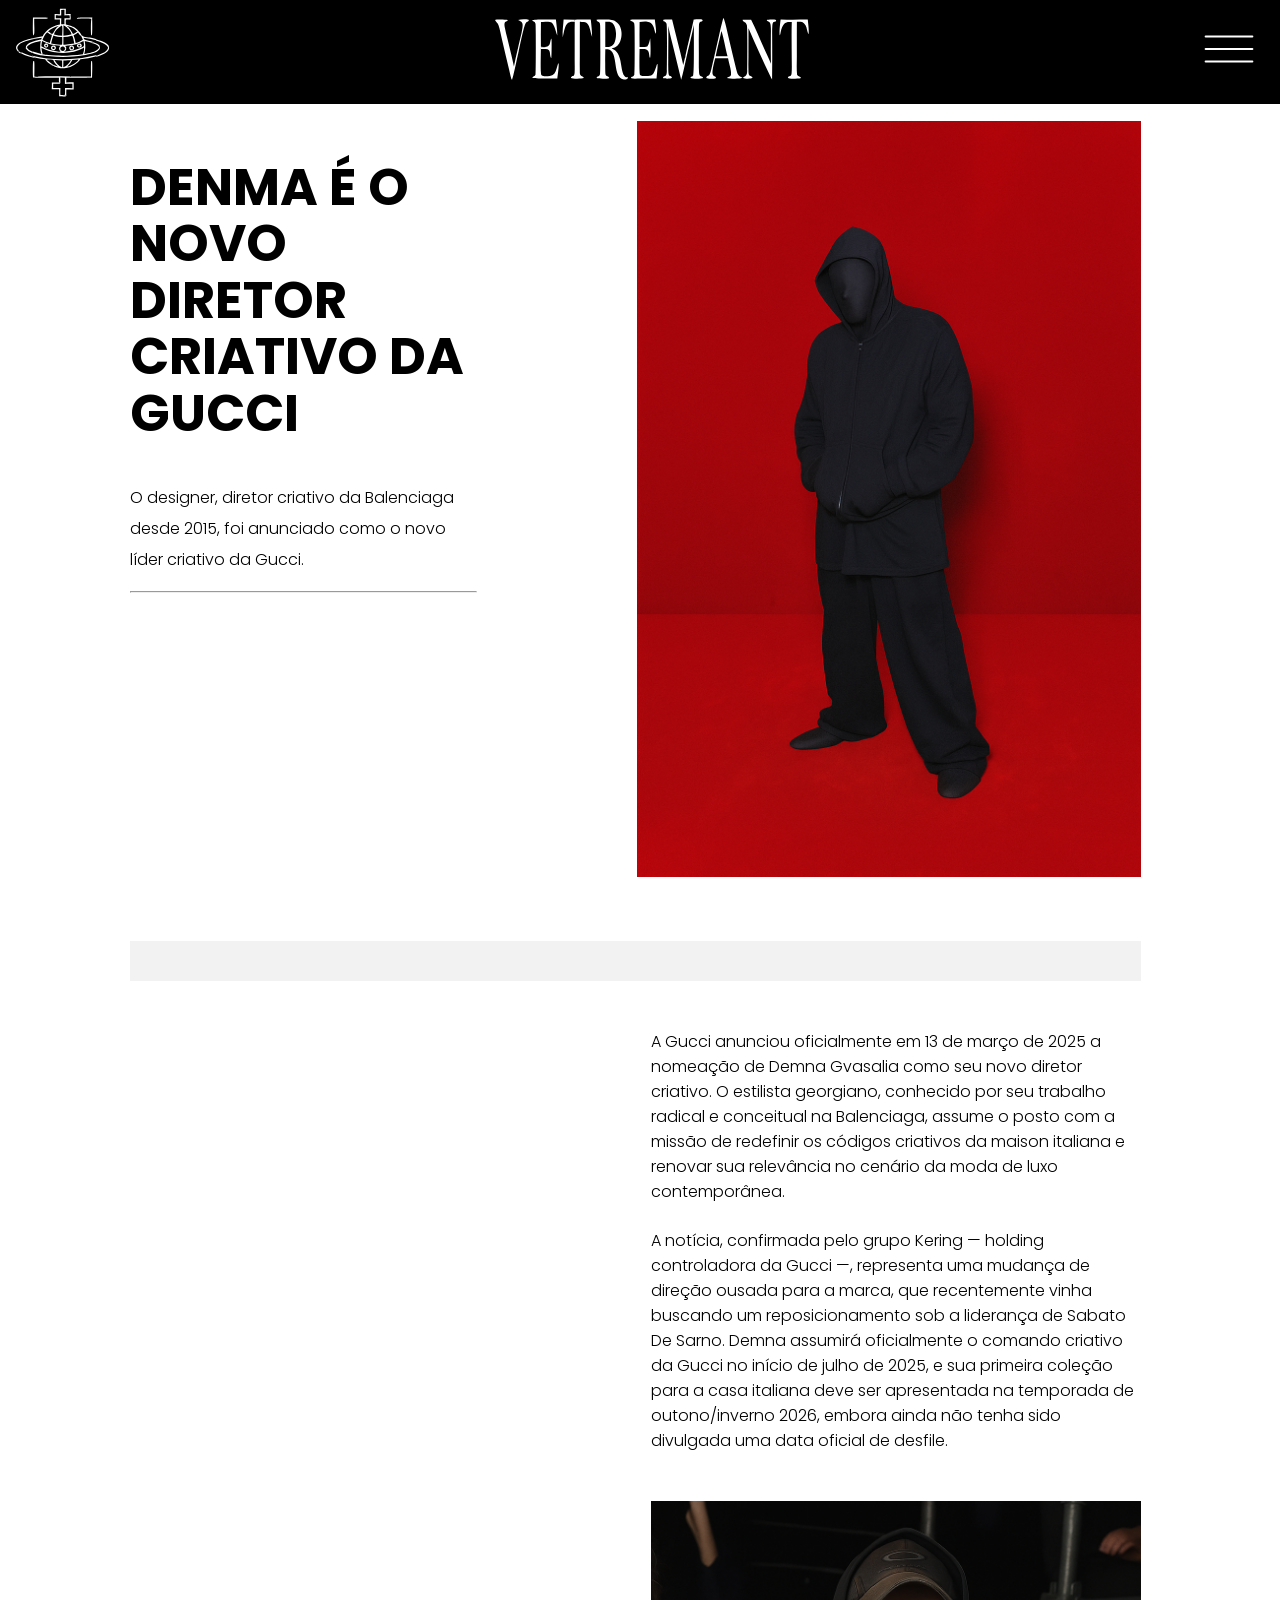
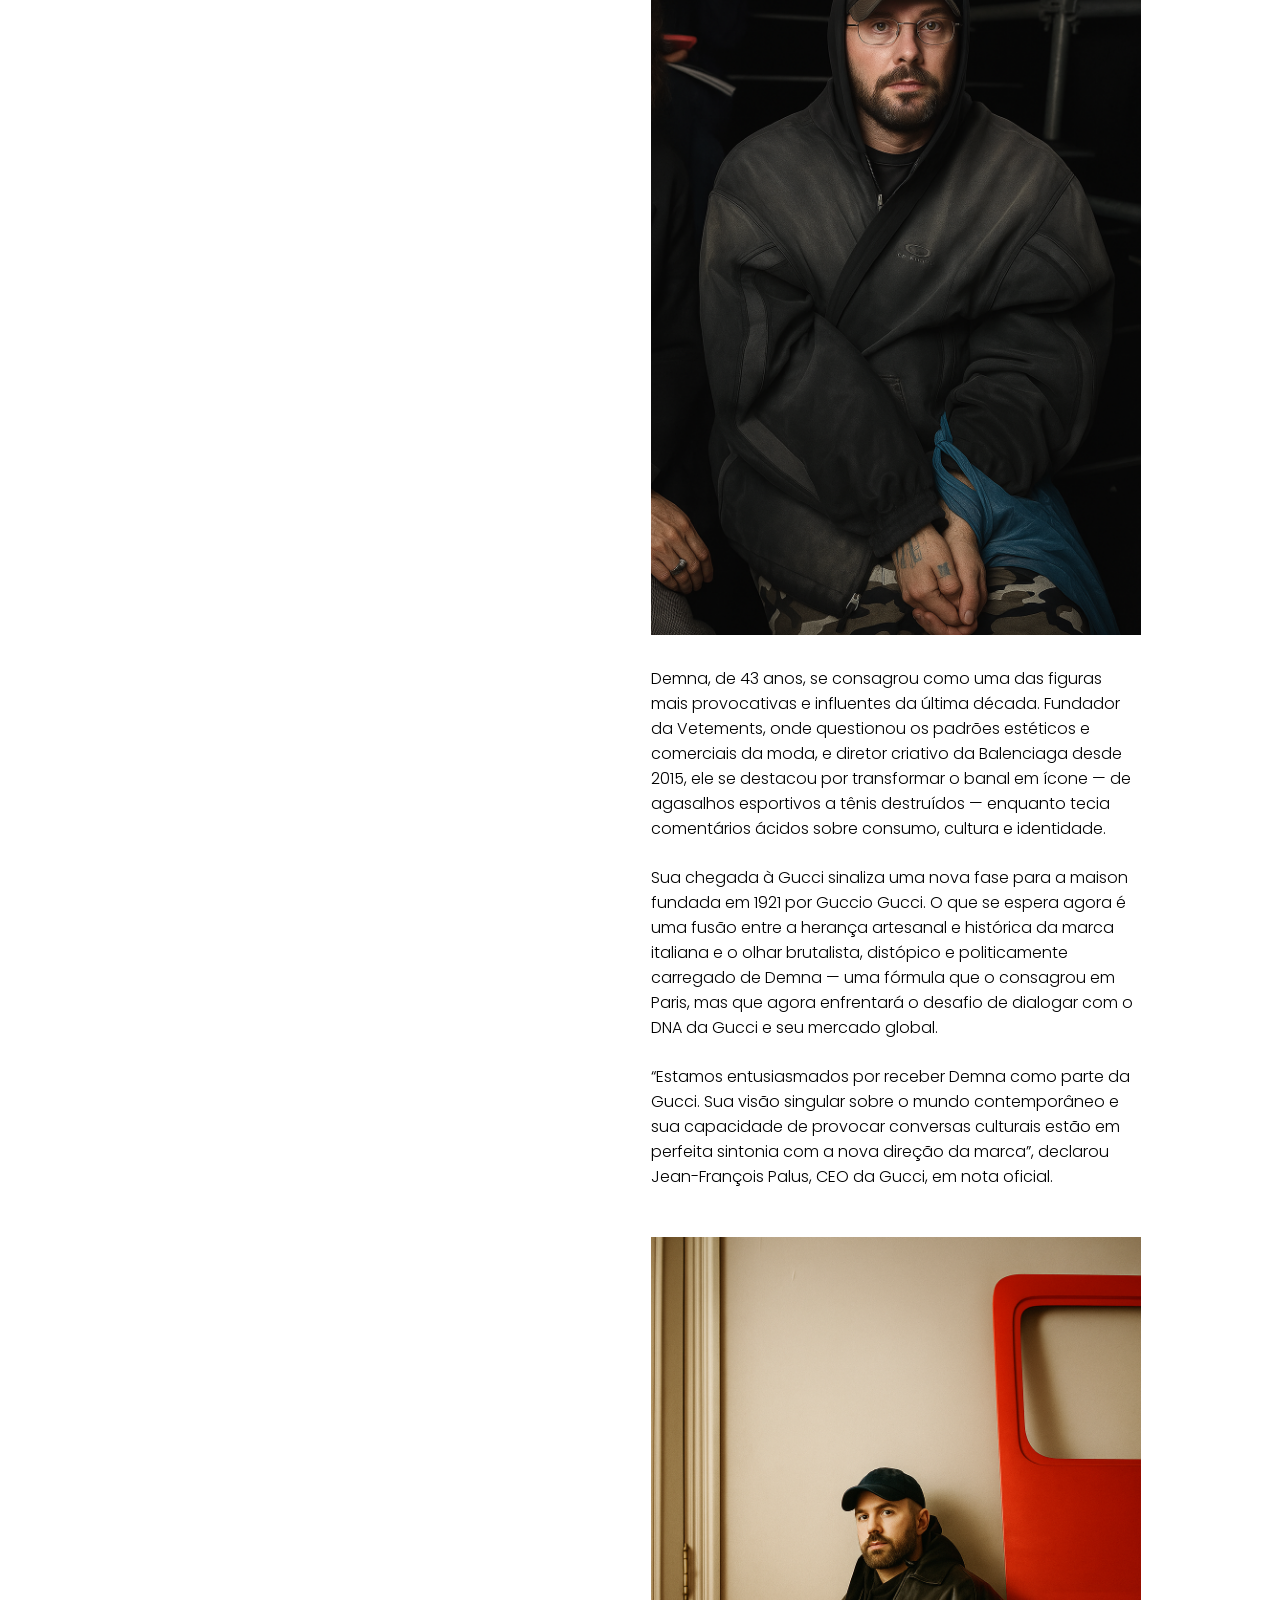
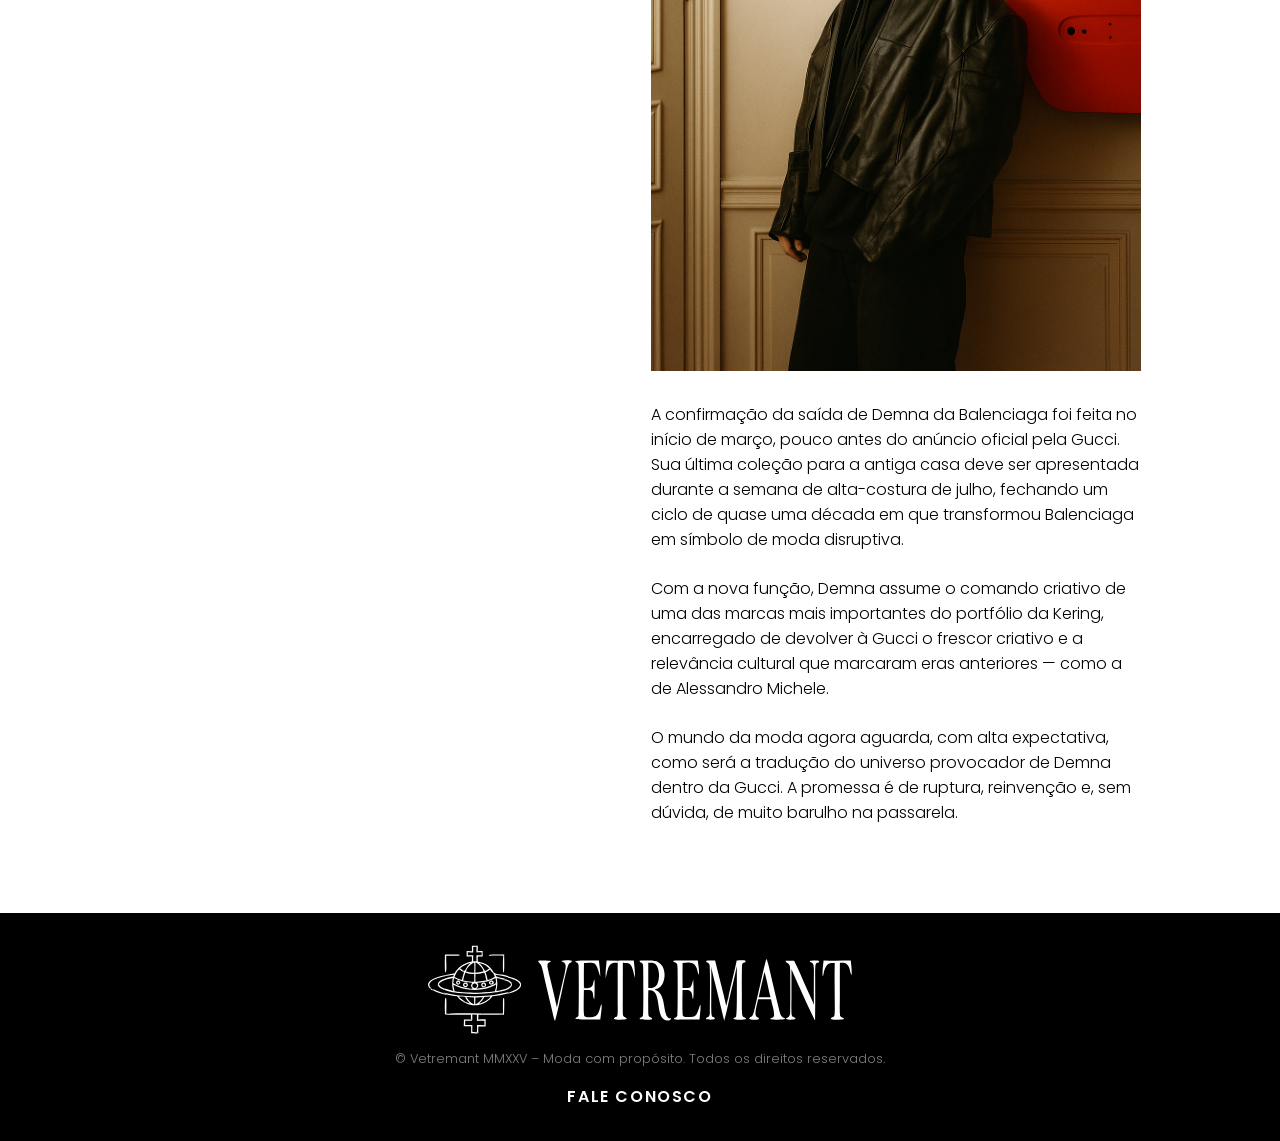
<file: pages/pag-denma.html>
<!DOCTYPE html>
<html lang="en">
<head>
    <meta charset="UTF-8">
    <meta name="viewport" content="width=device-width, initial-scale=1.0">

    <link rel="preconnect" href="https://fonts.googleapis.com">
    <link rel="preconnect" href="https://fonts.gstatic.com" crossorigin>
    <link href="https://fonts.googleapis.com/css2?family=Poppins:wght@200;300;400;500;600;700;800;900&display=swap" rel="stylesheet">

    <link rel="shortcut icon" href="../assets-images/icon.ico" type="image/x-icon">
    <link rel="stylesheet" href="../style/style-altpags.css">
    <link rel="stylesheet" href="../style/style-mobile.css">
    <script src="../js/script-conteudo.js" defer></script>
    <title>Denma é o novo diretor criativo da Gucci</title>
</head>
<body>
    <header class="header-desktop">
        <img src="../assets-images/symbol1.svg" alt="Símbolo do site de notícias Vetremant"">
        <a href="./home.html">
            <img src="../assets-images/logo1.svg" alt="Nome do site de notícias Vetremant">
        </a>
        <button>
            <img src="../assets-images/icon-menu-hamburguer 1.svg" alt="Ícone de menu hambúrguer">
        </button>

        <nav>
            <button>
                <img src="../assets-images/cancel.svg" alt="Ícone de X para fechar o menu">
            </button>
            <a href="./home.html#home">Home</a>
            <a href="./home.html#secao2">Destaques</a>
            <a href="./home.html#secao3">Novidades</a>
        </nav>
    </header>

    <div class="container">
        <main>
            <section class="primeira-secao">
                <div class="post-principal">
                    
                    <div class="texto-post-principal">
                        <h1>Denma é o novo diretor criativo da Gucci</h1>
                        <p>O designer, diretor criativo da Balenciaga desde 2015, foi anunciado como o novo líder criativo da Gucci.</p>
                        <hr>
                    </div>
                    <img src="../assets-images/destaques/denma/denma img1.png" alt="Imagem destaque da Comme des Garçons">
                </div>
            </section>

            <nav class="divisao"></nav>

            <div class="conteudo">

                <section class="segunda-secao">
                    <p>A Gucci anunciou oficialmente em 13 de março de 2025 a nomeação de Demna Gvasalia como seu novo diretor criativo. O estilista georgiano, conhecido por seu trabalho radical e conceitual na Balenciaga, assume o posto com a missão de redefinir os códigos criativos da maison italiana e renovar sua relevância no cenário da moda de luxo contemporânea.</p>
                    <p>A notícia, confirmada pelo grupo Kering — holding controladora da Gucci —, representa uma mudança de direção ousada para a marca, que recentemente vinha buscando um reposicionamento sob a liderança de Sabato De Sarno. Demna assumirá oficialmente o comando criativo da Gucci no início de julho de 2025, e sua primeira coleção para a casa italiana deve ser apresentada na temporada de outono/inverno 2026, embora ainda não tenha sido divulgada uma data oficial de desfile.</p>
                    <img src="../assets-images/destaques/denma/denma img2.png" alt="Imagem de Denma">
                </section>

                <section class="terceira-secao">
                    <p>Demna, de 43 anos, se consagrou como uma das figuras mais provocativas e influentes da última década. Fundador da Vetements, onde questionou os padrões estéticos e comerciais da moda, e diretor criativo da Balenciaga desde 2015, ele se destacou por transformar o banal em ícone — de agasalhos esportivos a tênis destruídos — enquanto tecia comentários ácidos sobre consumo, cultura e identidade.</p>
                    <p>Sua chegada à Gucci sinaliza uma nova fase para a maison fundada em 1921 por Guccio Gucci. O que se espera agora é uma fusão entre a herança artesanal e histórica da marca italiana e o olhar brutalista, distópico e politicamente carregado de Demna — uma fórmula que o consagrou em Paris, mas que agora enfrentará o desafio de dialogar com o DNA da Gucci e seu mercado global.</p>
                    <p>“Estamos entusiasmados por receber Demna como parte da Gucci. Sua visão singular sobre o mundo contemporâneo e sua capacidade de provocar conversas culturais estão em perfeita sintonia com a nova direção da marca”, declarou Jean-François Palus, CEO da Gucci, em nota oficial.</p>
                    <img src="../assets-images/destaques/denma/denma img3.png" alt="Imagem de Denma">
                </section>

                <section class="quarta-secao">
                    <p>A confirmação da saída de Demna da Balenciaga foi feita no início de março, pouco antes do anúncio oficial pela Gucci. Sua última coleção para a antiga casa deve ser apresentada durante a semana de alta-costura de julho, fechando um ciclo de quase uma década em que transformou Balenciaga em símbolo de moda disruptiva.</p>
                    <p>Com a nova função, Demna assume o comando criativo de uma das marcas mais importantes do portfólio da Kering, encarregado de devolver à Gucci o frescor criativo e a relevância cultural que marcaram eras anteriores — como a de Alessandro Michele.</p>
                    <p>O mundo da moda agora aguarda, com alta expectativa, como será a tradução do universo provocador de Demna dentro da Gucci. A promessa é de ruptura, reinvenção e, sem dúvida, de muito barulho na passarela.</p>
                </section>
            </div>
        </main>
    </div>

    <footer>
        <div class="footer-logos">
                <img src="../assets-images/symbol1.svg" alt="Símbolo para footer do site de notícias Vetremant">
                <img src="../assets-images/logo1.svg" alt="Logo para footer do site de notícias Vetremant">
        </div>
        <p>© Vetremant MMXXV – Moda com propósito. Todos os direitos reservados.</p>
            <a href="./contato.html">FALE CONOSCO</a>
    </footer>
</body>
</html>
</file>
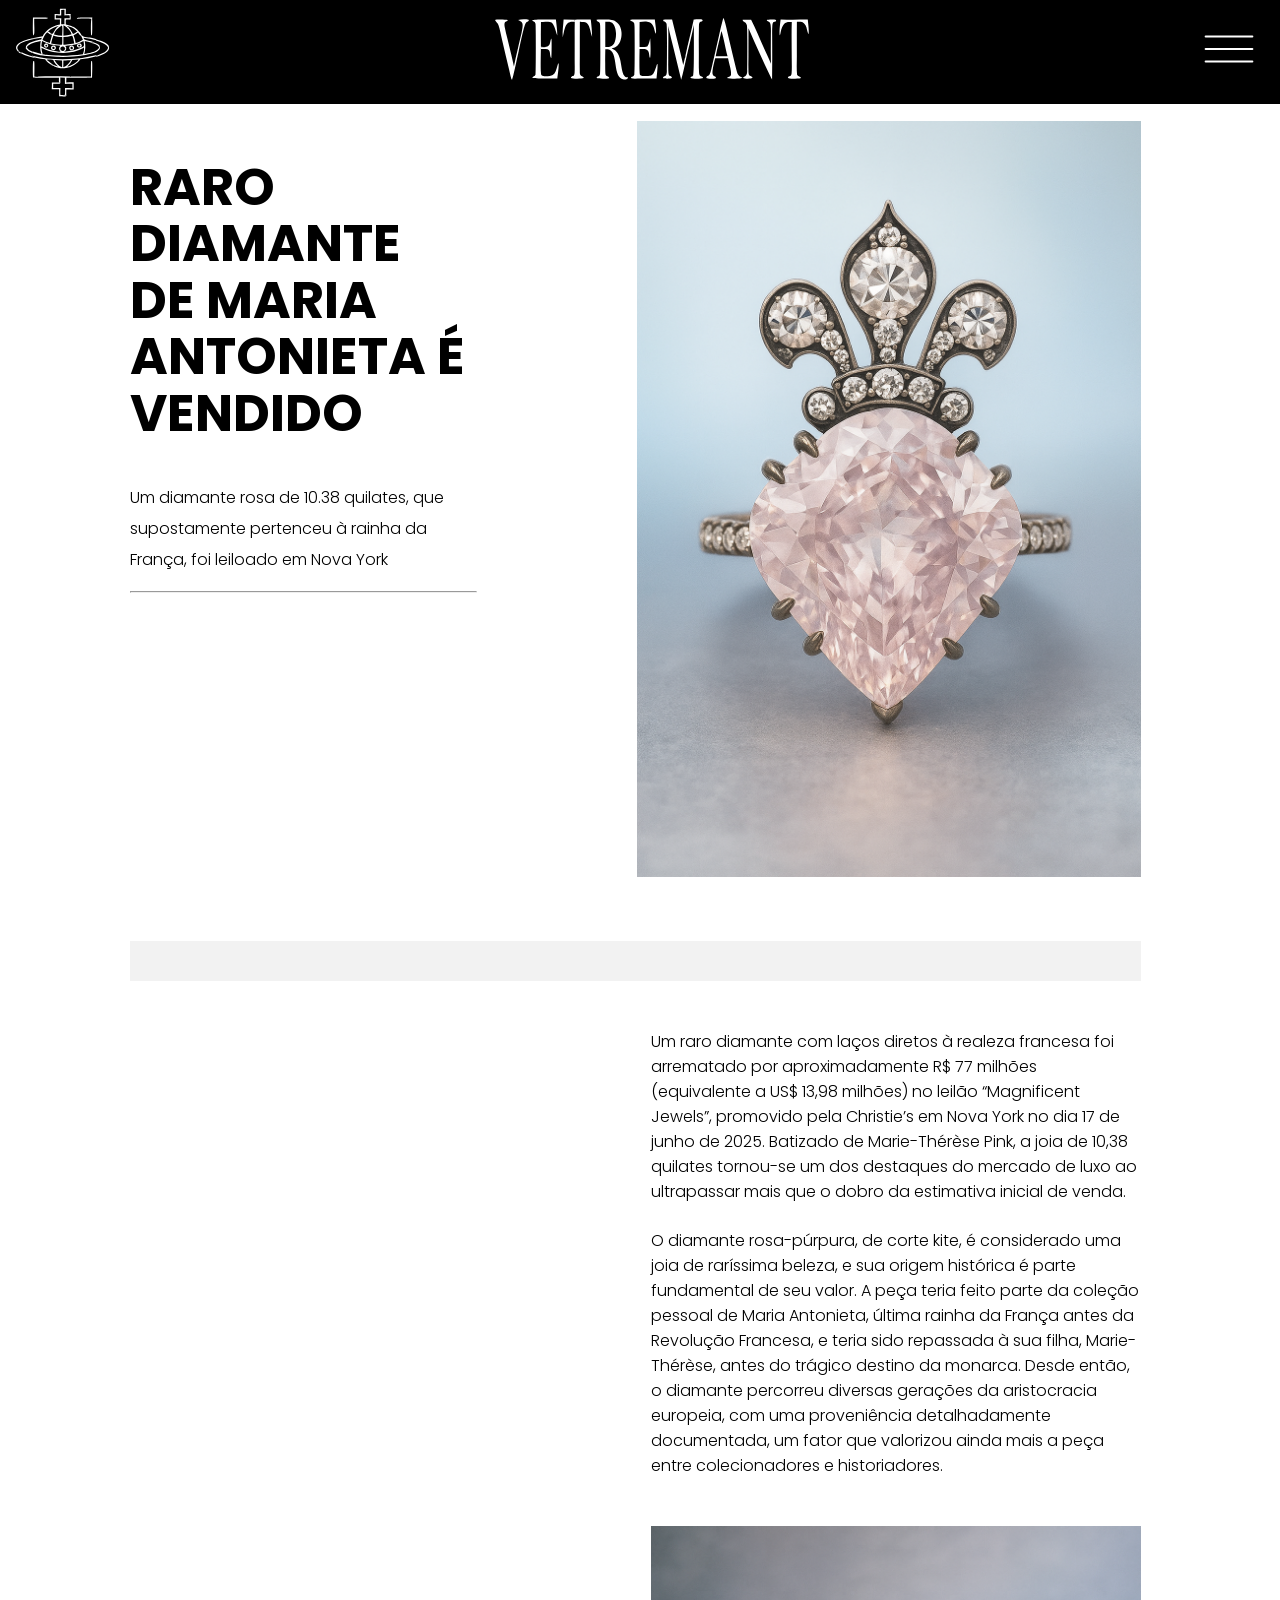
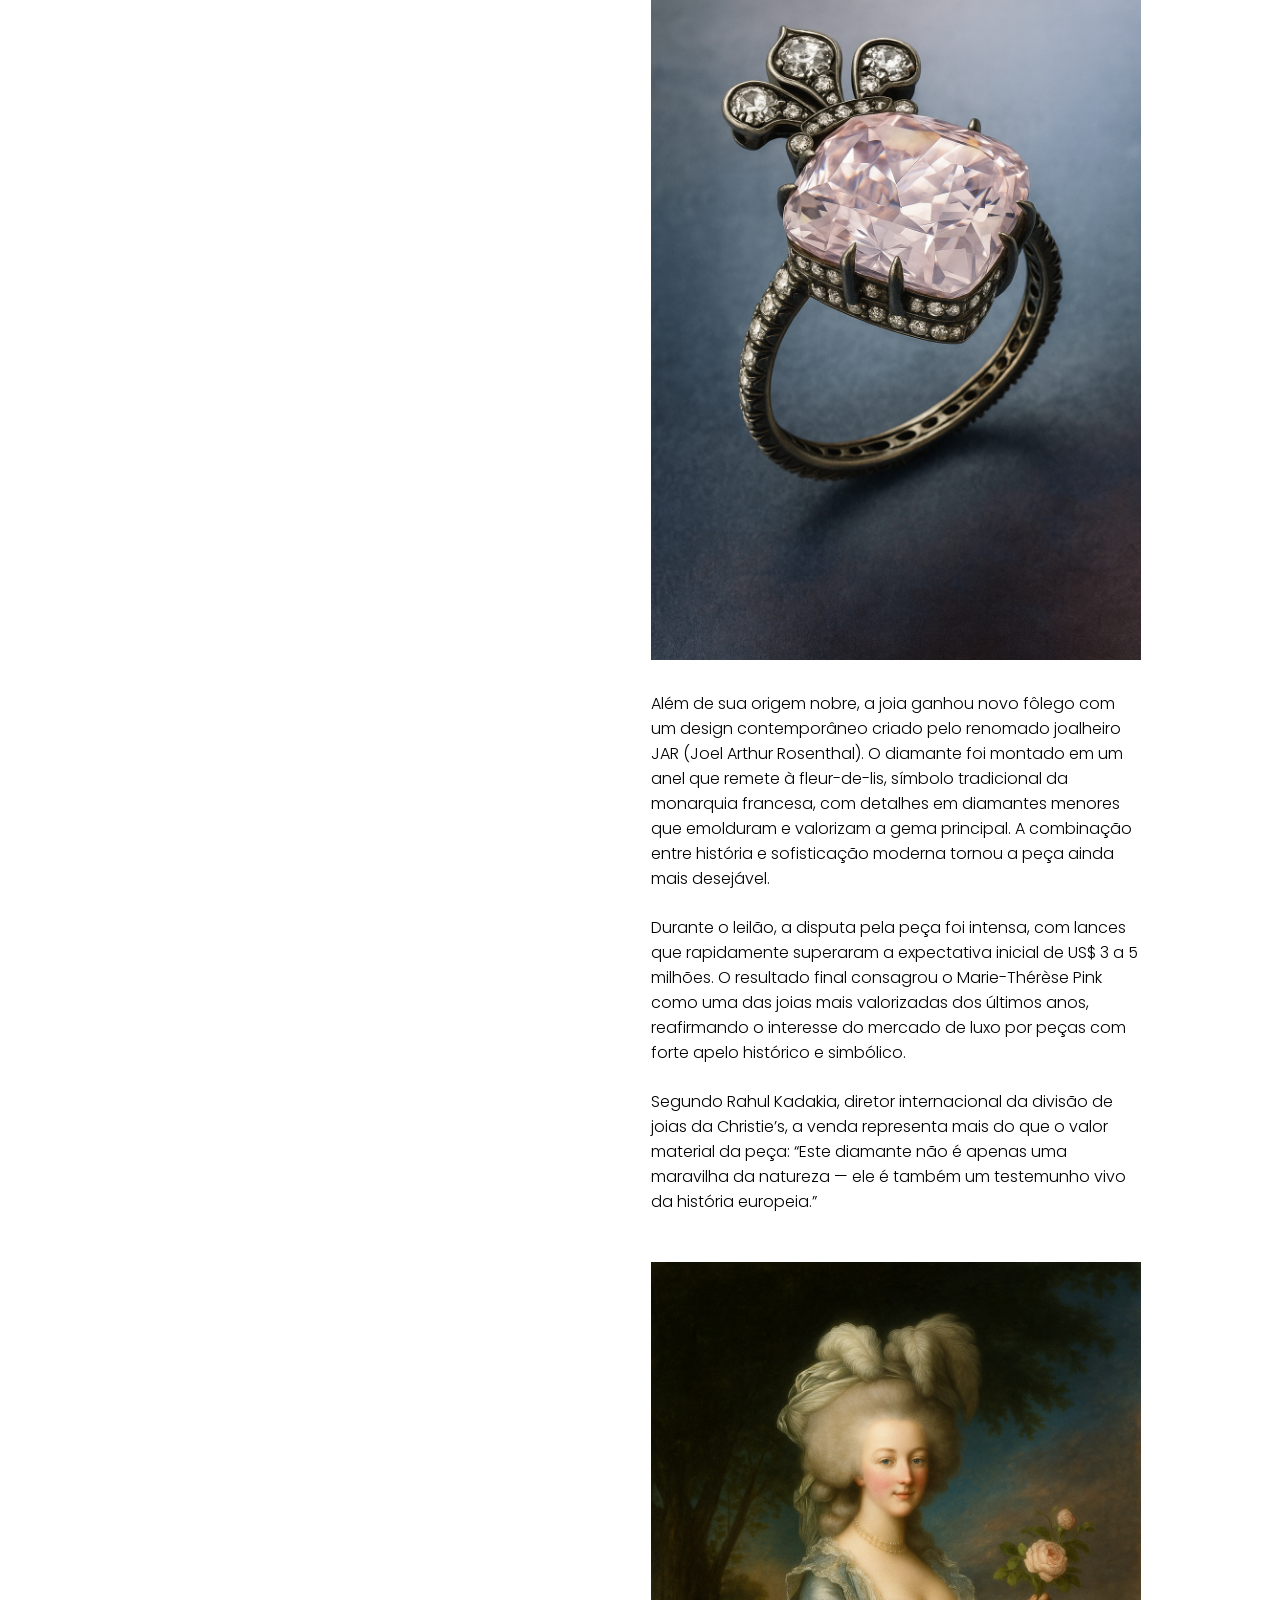
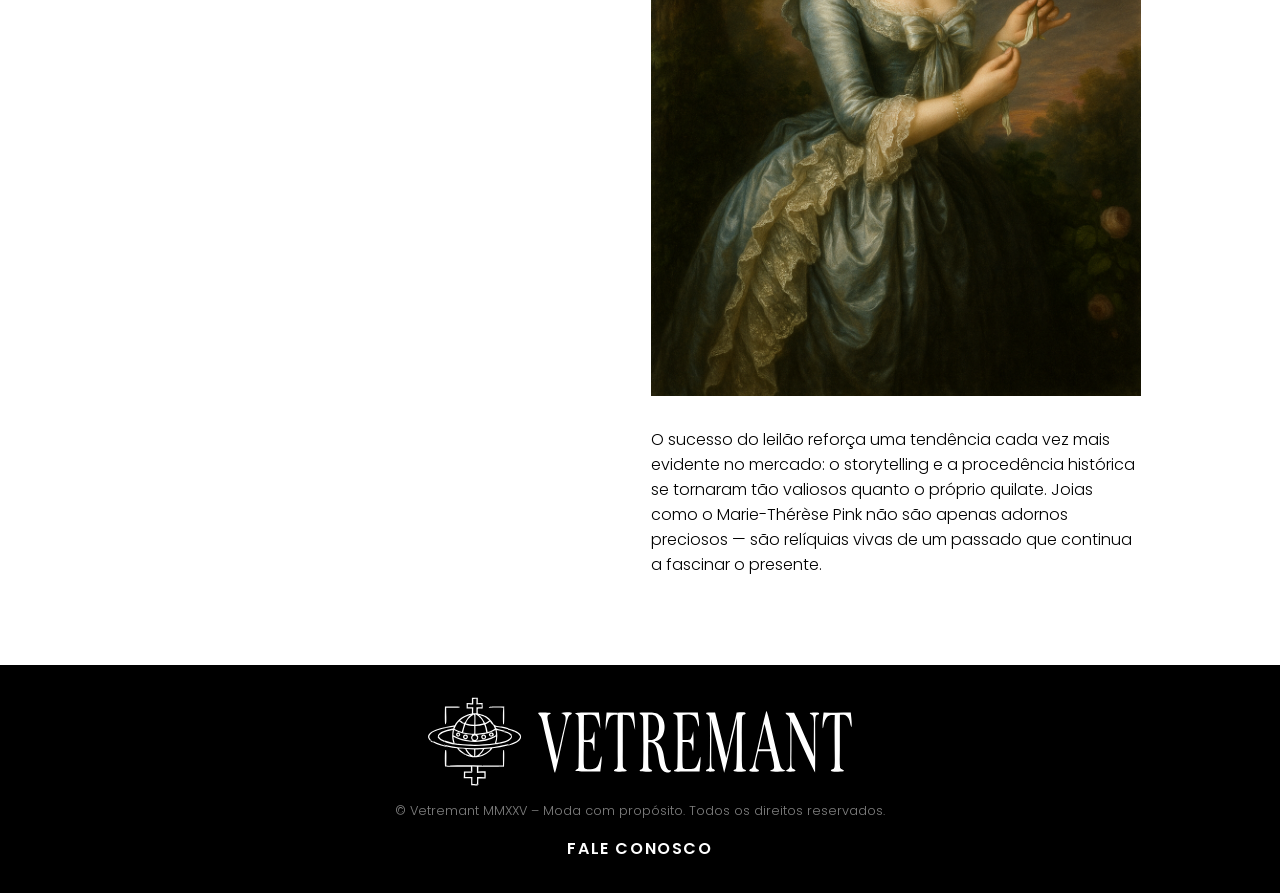
<file: pages/pag-diamante.html>
<!DOCTYPE html>
<html lang="en">
<head>
    <meta charset="UTF-8">
    <meta name="viewport" content="width=device-width, initial-scale=1.0">

    <link rel="preconnect" href="https://fonts.googleapis.com">
    <link rel="preconnect" href="https://fonts.gstatic.com" crossorigin>
    <link href="https://fonts.googleapis.com/css2?family=Poppins:wght@200;300;400;500;600;700;800;900&display=swap" rel="stylesheet">

    <link rel="shortcut icon" href="../assets-images/icon.ico" type="image/x-icon">
    <link rel="stylesheet" href="../style/style-altpags.css">
    <link rel="stylesheet" href="../style/style-mobile.css">
    <script src="../js/script-conteudo.js" defer></script>
    <title>Raro diamante de Maria Antonieta é vendido</title>
</head>
<body>
    <header class="header-desktop">
        <img src="../assets-images/symbol1.svg" alt="Símbolo do site de notícias Vetremant"">
        <a href="./home.html">
            <img src="../assets-images/logo1.svg" alt="Nome do site de notícias Vetremant">
        </a>
        <button>
            <img src="../assets-images/icon-menu-hamburguer 1.svg" alt="Ícone de menu hambúrguer">
        </button>

        <nav>
            <button>
                <img src="../assets-images/cancel.svg" alt="Ícone de X para fechar o menu">
            </button>
            <a href="./home.html#home">Home</a>
            <a href="./home.html#secao2">Destaques</a>
            <a href="./home.html#secao3">Novidades</a>
        </nav>
    </header>

    <div class="container">
        <main>
            <section class="primeira-secao">
                <div class="post-principal">
                    
                    <div class="texto-post-principal">
                        <h1>Raro diamante de Maria Antonieta é vendido</h1>
                        <p>Um diamante rosa de 10.38 quilates, que supostamente pertenceu à rainha da França, foi leiloado em Nova York</p>
                        <hr>
                    </div>
                    <img src="../assets-images/novidades/maria-antonieta/dima img1.png" alt="Imagem destaque do diamante">
                </div>
            </section>

            <nav class="divisao"></nav>

            <div class="conteudo">

                <section class="segunda-secao">
                    <p>Um raro diamante com laços diretos à realeza francesa foi arrematado por aproximadamente R$ 77 milhões (equivalente a US$ 13,98 milhões) no leilão “Magnificent Jewels”, promovido pela Christie’s em Nova York no dia 17 de junho de 2025. Batizado de Marie-Thérèse Pink, a joia de 10,38 quilates tornou-se um dos destaques do mercado de luxo ao ultrapassar mais que o dobro da estimativa inicial de venda.</p>
                    <p>O diamante rosa-púrpura, de corte kite, é considerado uma joia de raríssima beleza, e sua origem histórica é parte fundamental de seu valor. A peça teria feito parte da coleção pessoal de Maria Antonieta, última rainha da França antes da Revolução Francesa, e teria sido repassada à sua filha, Marie-Thérèse, antes do trágico destino da monarca. Desde então, o diamante percorreu diversas gerações da aristocracia europeia, com uma proveniência detalhadamente documentada, um fator que valorizou ainda mais a peça entre colecionadores e historiadores.</p>
                    <img src="../assets-images/novidades/maria-antonieta/dima img2.png" alt="Imagem do diamante">
                </section>

                <section class="terceira-secao">
                    <p>Além de sua origem nobre, a joia ganhou novo fôlego com um design contemporâneo criado pelo renomado joalheiro JAR (Joel Arthur Rosenthal). O diamante foi montado em um anel que remete à fleur-de-lis, símbolo tradicional da monarquia francesa, com detalhes em diamantes menores que emolduram e valorizam a gema principal. A combinação entre história e sofisticação moderna tornou a peça ainda mais desejável.</p>
                    <p>Durante o leilão, a disputa pela peça foi intensa, com lances que rapidamente superaram a expectativa inicial de US$ 3 a 5 milhões. O resultado final consagrou o Marie-Thérèse Pink como uma das joias mais valorizadas dos últimos anos, reafirmando o interesse do mercado de luxo por peças com forte apelo histórico e simbólico.</p>
                    <p>Segundo Rahul Kadakia, diretor internacional da divisão de joias da Christie’s, a venda representa mais do que o valor material da peça: “Este diamante não é apenas uma maravilha da natureza — ele é também um testemunho vivo da história europeia.”</p>
                    <img src="../assets-images/novidades/maria-antonieta/dima img3.png" alt="Imagem do diamante">
                </section>

                <section class="quarta-secao">
                    <p>O sucesso do leilão reforça uma tendência cada vez mais evidente no mercado: o storytelling e a procedência histórica se tornaram tão valiosos quanto o próprio quilate. Joias como o Marie-Thérèse Pink não são apenas adornos preciosos — são relíquias vivas de um passado que continua a fascinar o presente.</p>
                </section>
            </div>
        </main>
    </div>

    <footer>
        <div class="footer-logos">
                <img src="../assets-images/symbol1.svg" alt="Símbolo para footer do site de notícias Vetremant">
                <img src="../assets-images/logo1.svg" alt="Logo para footer do site de notícias Vetremant">
        </div>
        <p>© Vetremant MMXXV – Moda com propósito. Todos os direitos reservados.</p>
            <a href="./contato.html">FALE CONOSCO</a>
    </footer>
</body>
</html>
</file>
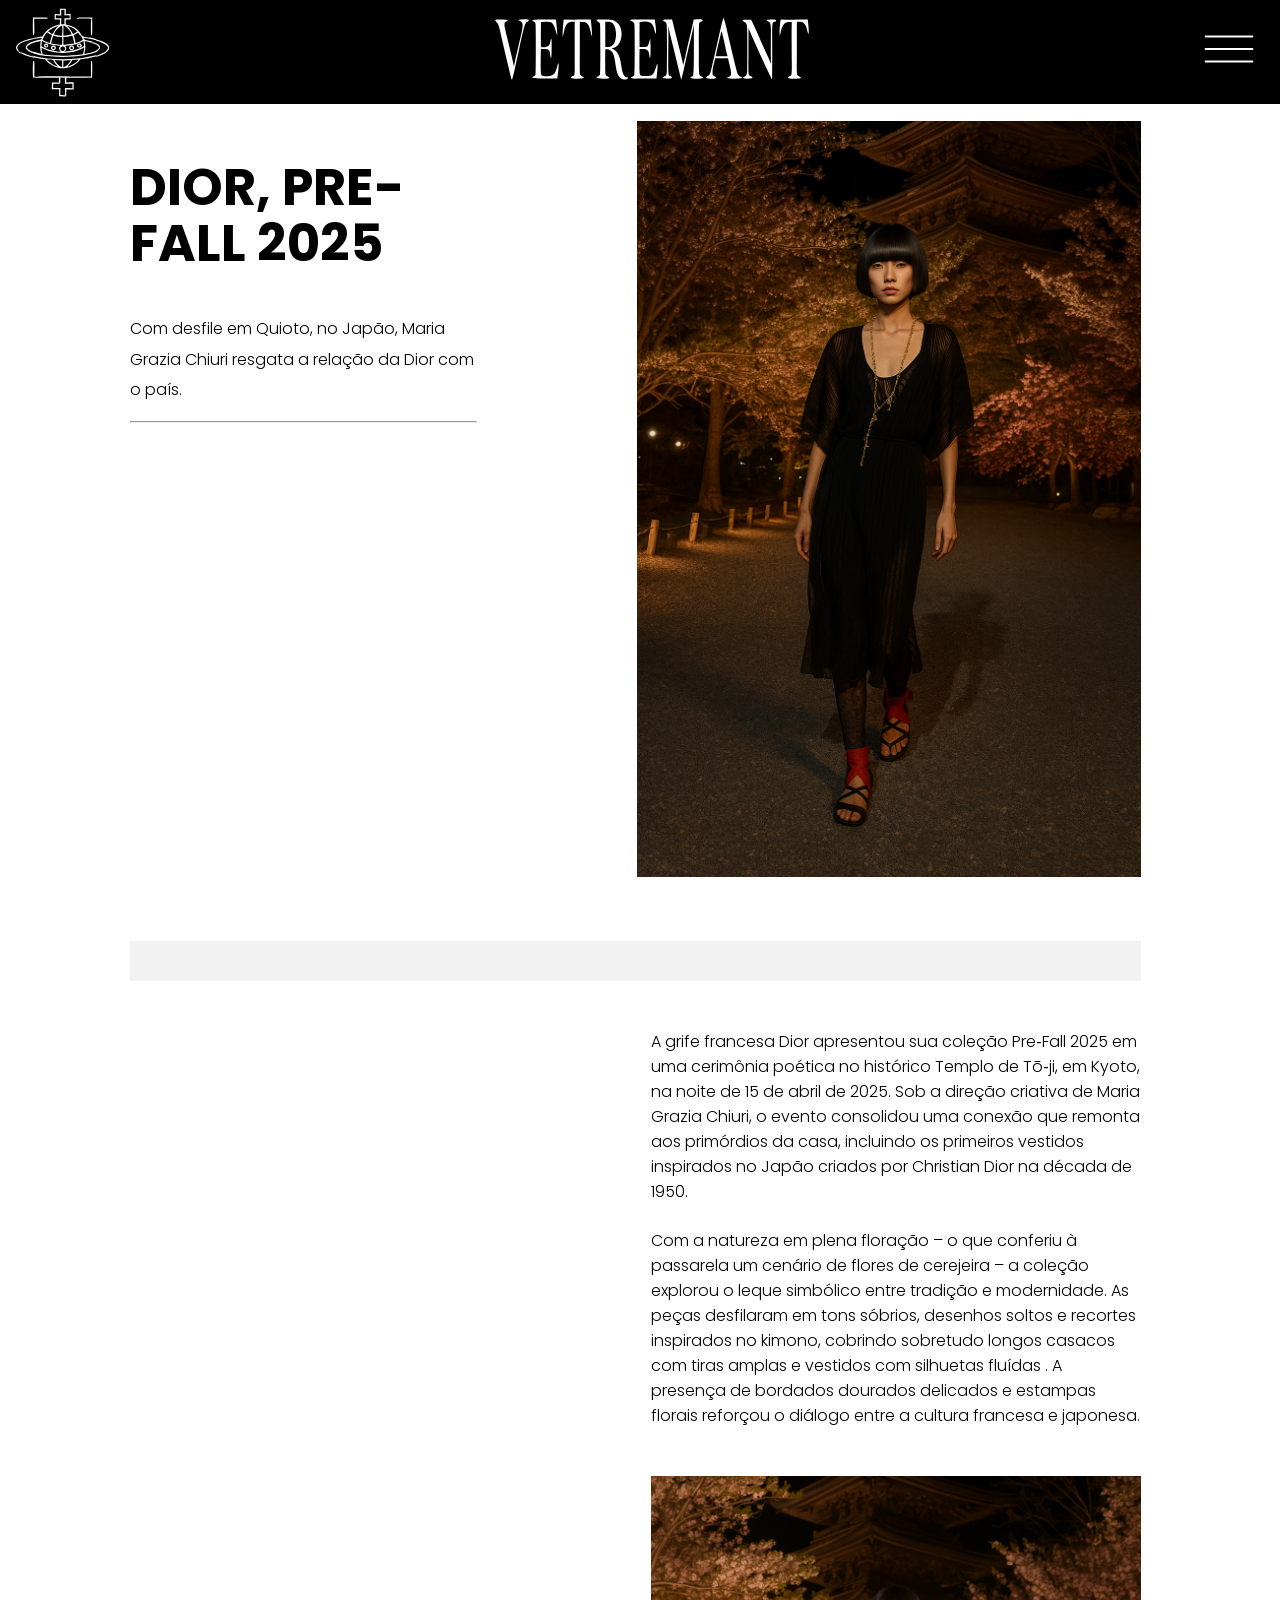
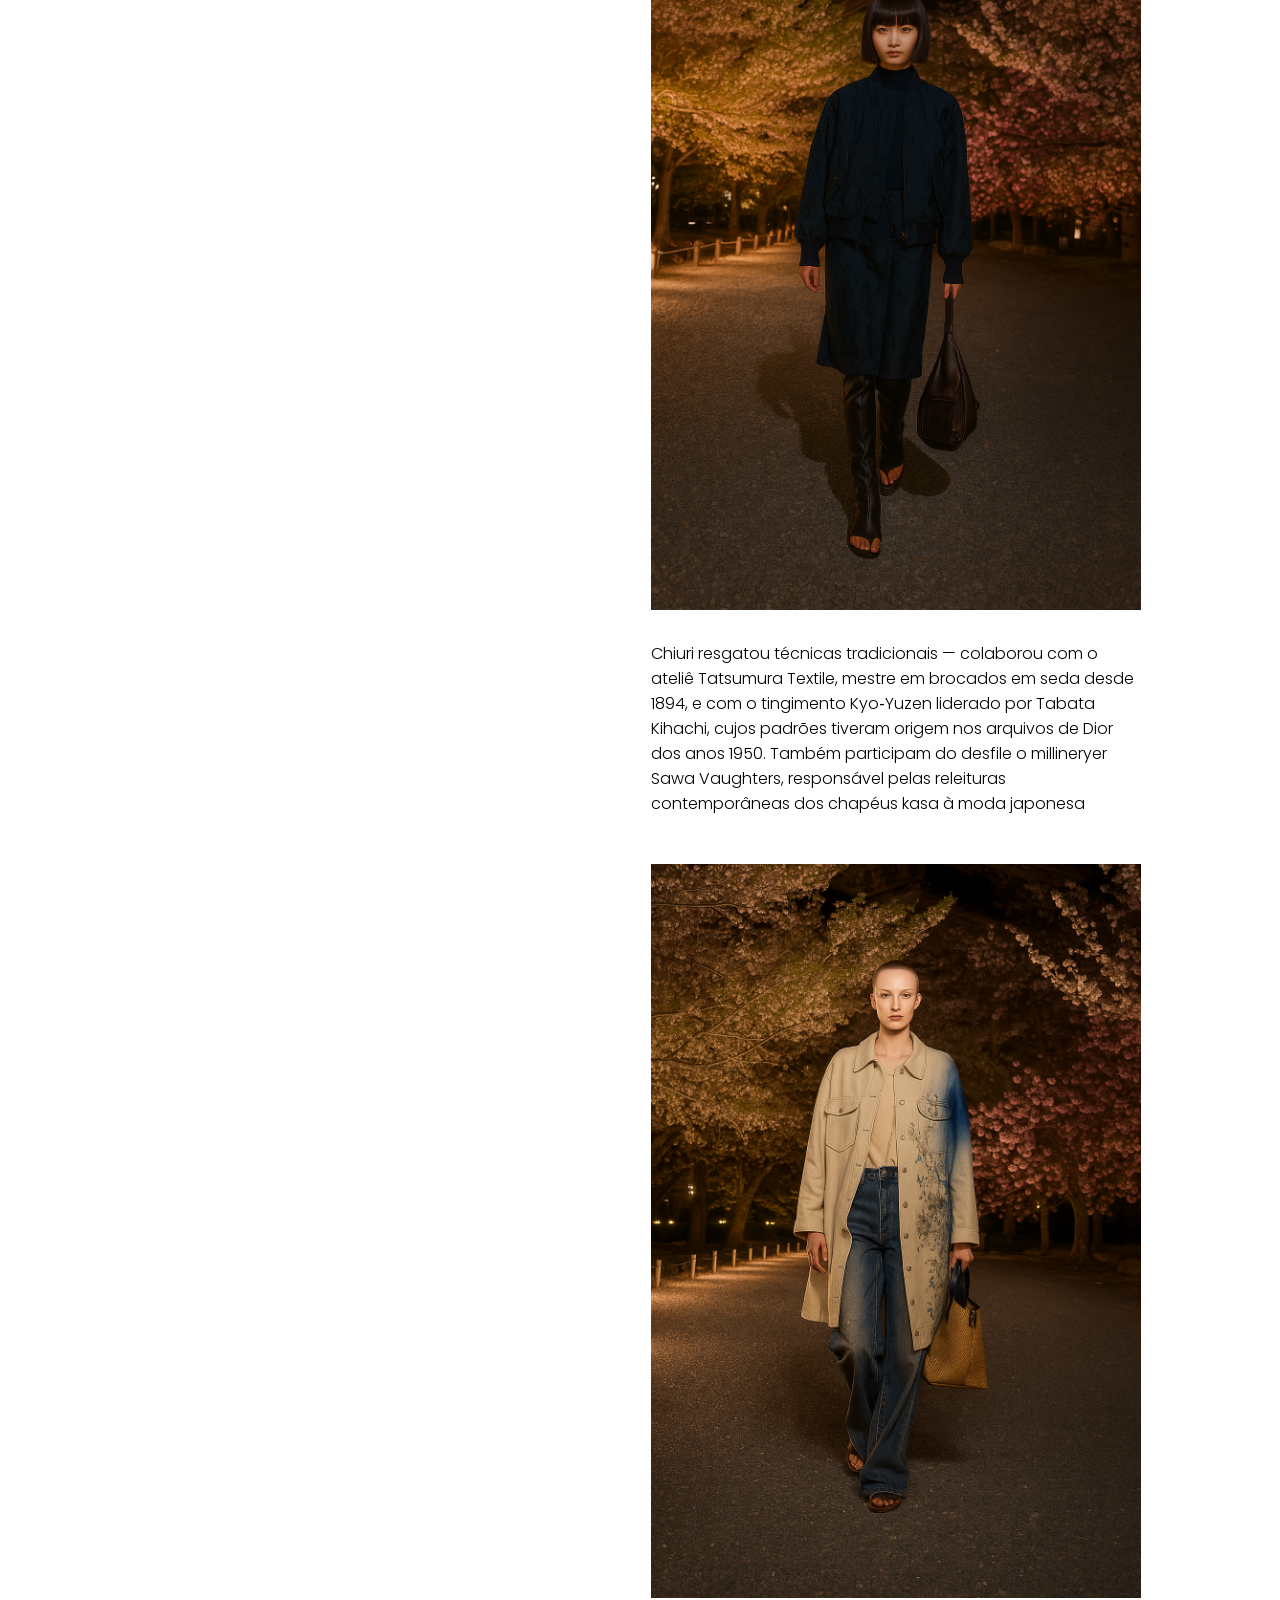
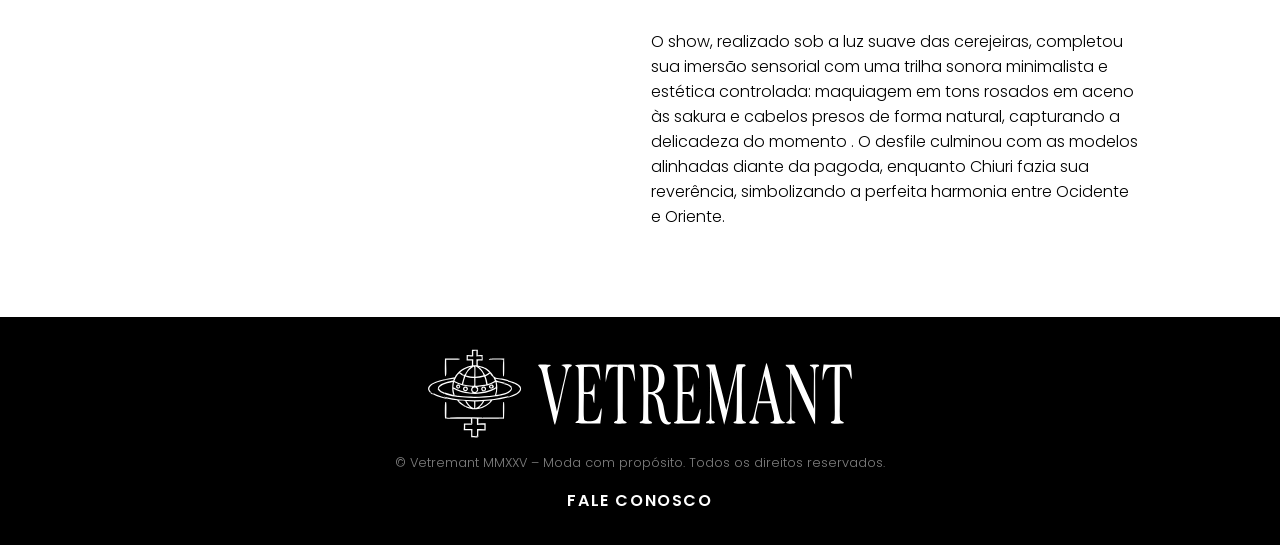
<file: pages/pag-dior.html>
<!DOCTYPE html>
<html lang="en">
<head>
    <meta charset="UTF-8">
    <meta name="viewport" content="width=device-width, initial-scale=1.0">

    <link rel="preconnect" href="https://fonts.googleapis.com">
    <link rel="preconnect" href="https://fonts.gstatic.com" crossorigin>
    <link href="https://fonts.googleapis.com/css2?family=Poppins:wght@200;300;400;500;600;700;800;900&display=swap" rel="stylesheet">

    <link rel="shortcut icon" href="../assets-images/icon.ico" type="image/x-icon">
    <link rel="stylesheet" href="../style/style-altpags.css">
    <link rel="stylesheet" href="../style/style-mobile.css">
    <script src="../js/script-conteudo.js" defer></script>
    <title>Dior, pre-fall 2025</title>
</head>
<body>
    <header class="header-desktop">
        <img src="../assets-images/symbol1.svg" alt="Símbolo do site de notícias Vetremant"">
        <a href="./home.html">
            <img src="../assets-images/logo1.svg" alt="Nome do site de notícias Vetremant">
        </a>
        <button>
            <img src="../assets-images/icon-menu-hamburguer 1.svg" alt="Ícone de menu hambúrguer">
        </button>

        <nav>
            <button>
                <img src="../assets-images/cancel.svg" alt="Ícone de X para fechar o menu">
            </button>
            <a href="./home.html#home">Home</a>
            <a href="./home.html#secao2">Destaques</a>
            <a href="./home.html#secao3">Novidades</a>
        </nav>
    </header>

    <div class="container">
        <main>
            <section class="primeira-secao">
                <div class="post-principal">
                    
                    <div class="texto-post-principal">
                        <h1>Dior, pre-fall 2025</h1>
                        <p>Com desfile em Quioto, no Japão, Maria Grazia Chiuri resgata a relação da Dior com o país.</p>
                        <hr>
                    </div>
                    <img src="../assets-images/novidades/dior/dior img1.png" alt="Imagem destaque do desfile da Dior">
                </div>
            </section>

            <nav class="divisao"></nav>

            <div class="conteudo">

                <section class="segunda-secao">
                    <p>A grife francesa Dior apresentou sua coleção Pre‑Fall 2025 em uma cerimônia poética no histórico Templo de Tō‑ji, em Kyoto, na noite de 15 de abril de 2025. Sob a direção criativa de Maria Grazia Chiuri, o evento consolidou uma conexão que remonta aos primórdios da casa, incluindo os primeiros vestidos inspirados no Japão criados por Christian Dior na década de 1950.</p>
                    <p>Com a natureza em plena floração – o que conferiu à passarela um cenário de flores de cerejeira – a coleção explorou o leque simbólico entre tradição e modernidade. As peças desfilaram em tons sóbrios, desenhos soltos e recortes inspirados no kimono, cobrindo sobretudo longos casacos com tiras amplas e vestidos com silhuetas fluídas . A presença de bordados dourados delicados e estampas florais reforçou o diálogo entre a cultura francesa e japonesa.</p>
                    <img src="../assets-images/novidades/dior/dior img2.png" alt="Imagem destaque do desfile da Dior">
                </section>

                <section class="terceira-secao">
                    <p>Chiuri resgatou técnicas tradicionais — colaborou com o ateliê Tatsumura Textile, mestre em brocados em seda desde 1894, e com o tingimento Kyo‑Yuzen liderado por Tabata Kihachi, cujos padrões tiveram origem nos arquivos de Dior dos anos 1950. Também participam do desfile o millineryer Sawa Vaughters, responsável pelas releituras contemporâneas dos chapéus kasa à moda japonesa</p>
                    <img src="../assets-images/novidades/dior/dior img3.png" alt="Imagem destaque do desfile da Dior">
                </section>

                <section class="quarta-secao">
                    <p>O show, realizado sob a luz suave das cerejeiras, completou sua imersão sensorial com uma trilha sonora minimalista e estética controlada: maquiagem em tons rosados em aceno às sakura e cabelos presos de forma natural, capturando a delicadeza do momento . O desfile culminou com as modelos alinhadas diante da pagoda, enquanto Chiuri fazia sua reverência, simbolizando a perfeita harmonia entre Ocidente e Oriente.</p>
                </section>
            </div>
        </main>
    </div>

    <footer>
        <div class="footer-logos">
                <img src="../assets-images/symbol1.svg" alt="Símbolo para footer do site de notícias Vetremant">
                <img src="../assets-images/logo1.svg" alt="Logo para footer do site de notícias Vetremant">
        </div>
        <p>© Vetremant MMXXV – Moda com propósito. Todos os direitos reservados.</p>
            <a href="./contato.html">FALE CONOSCO</a>
    </footer>
</body>
</html>
</file>
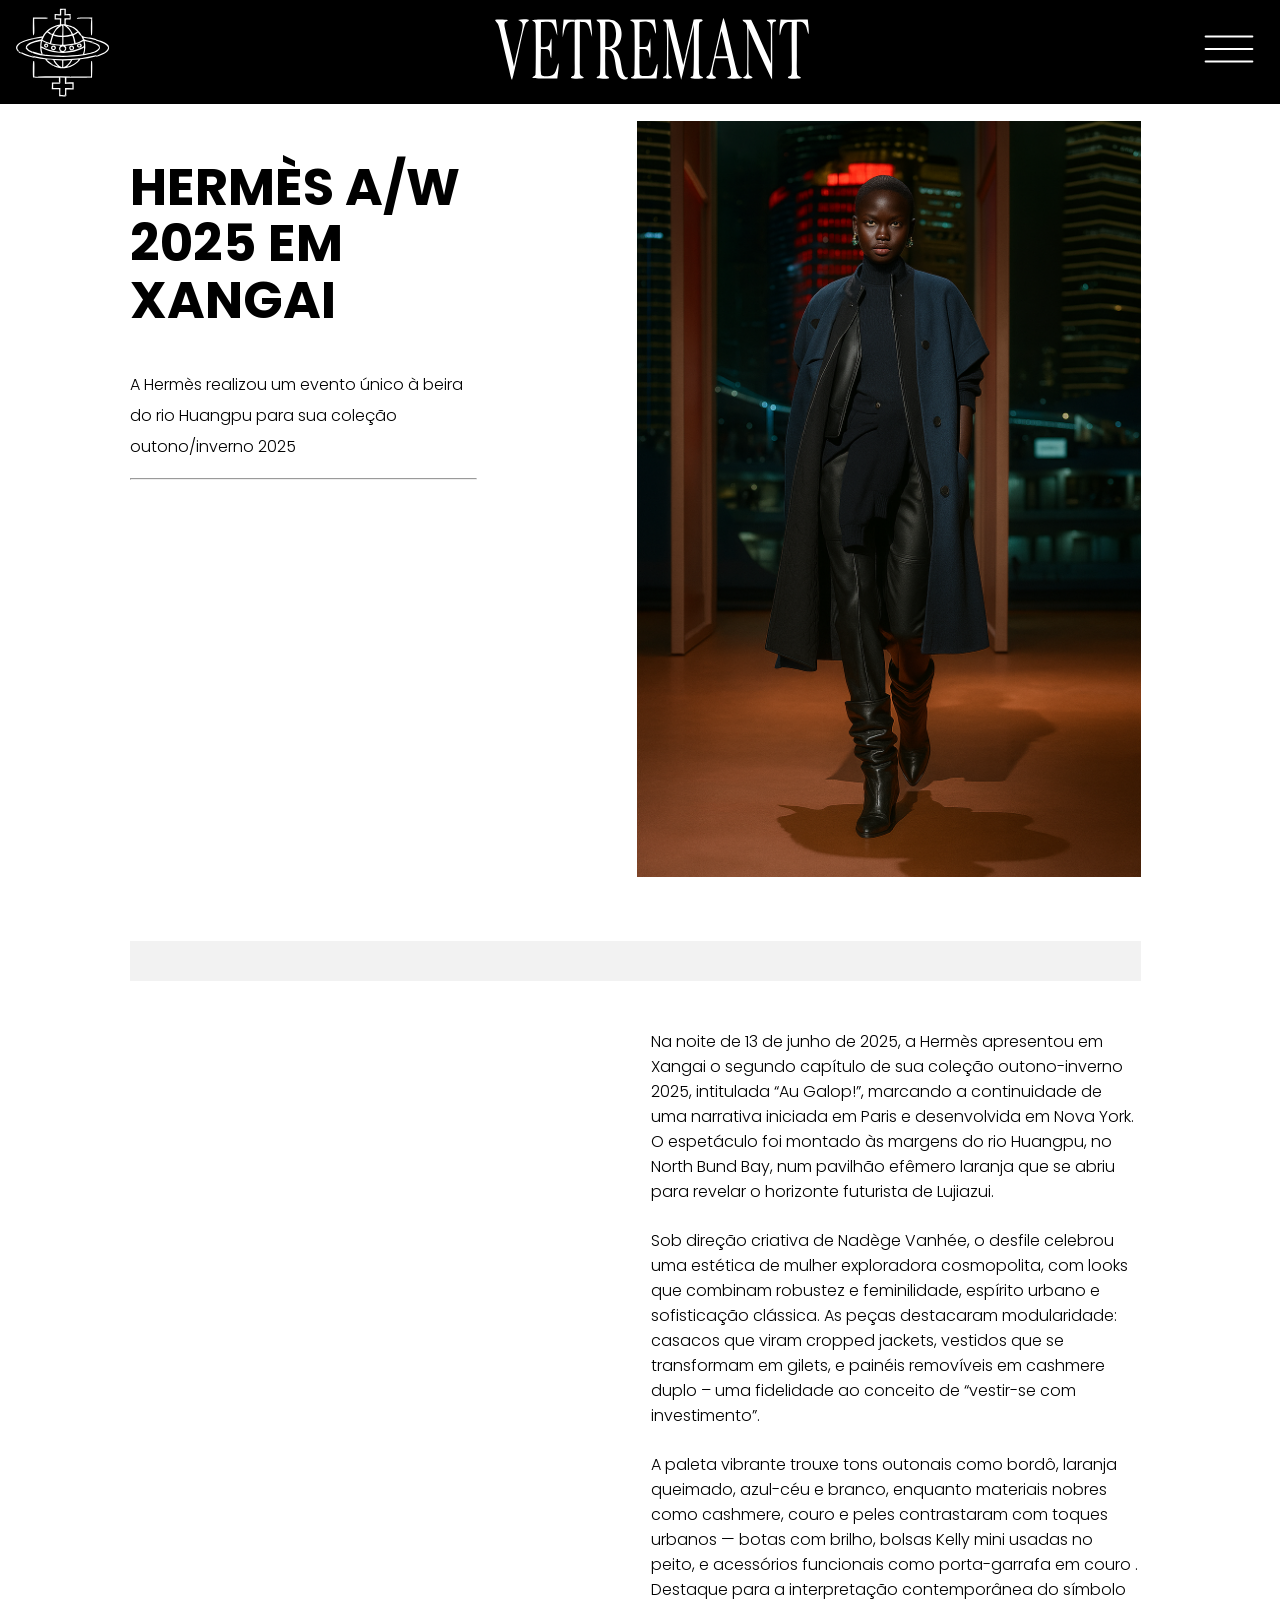
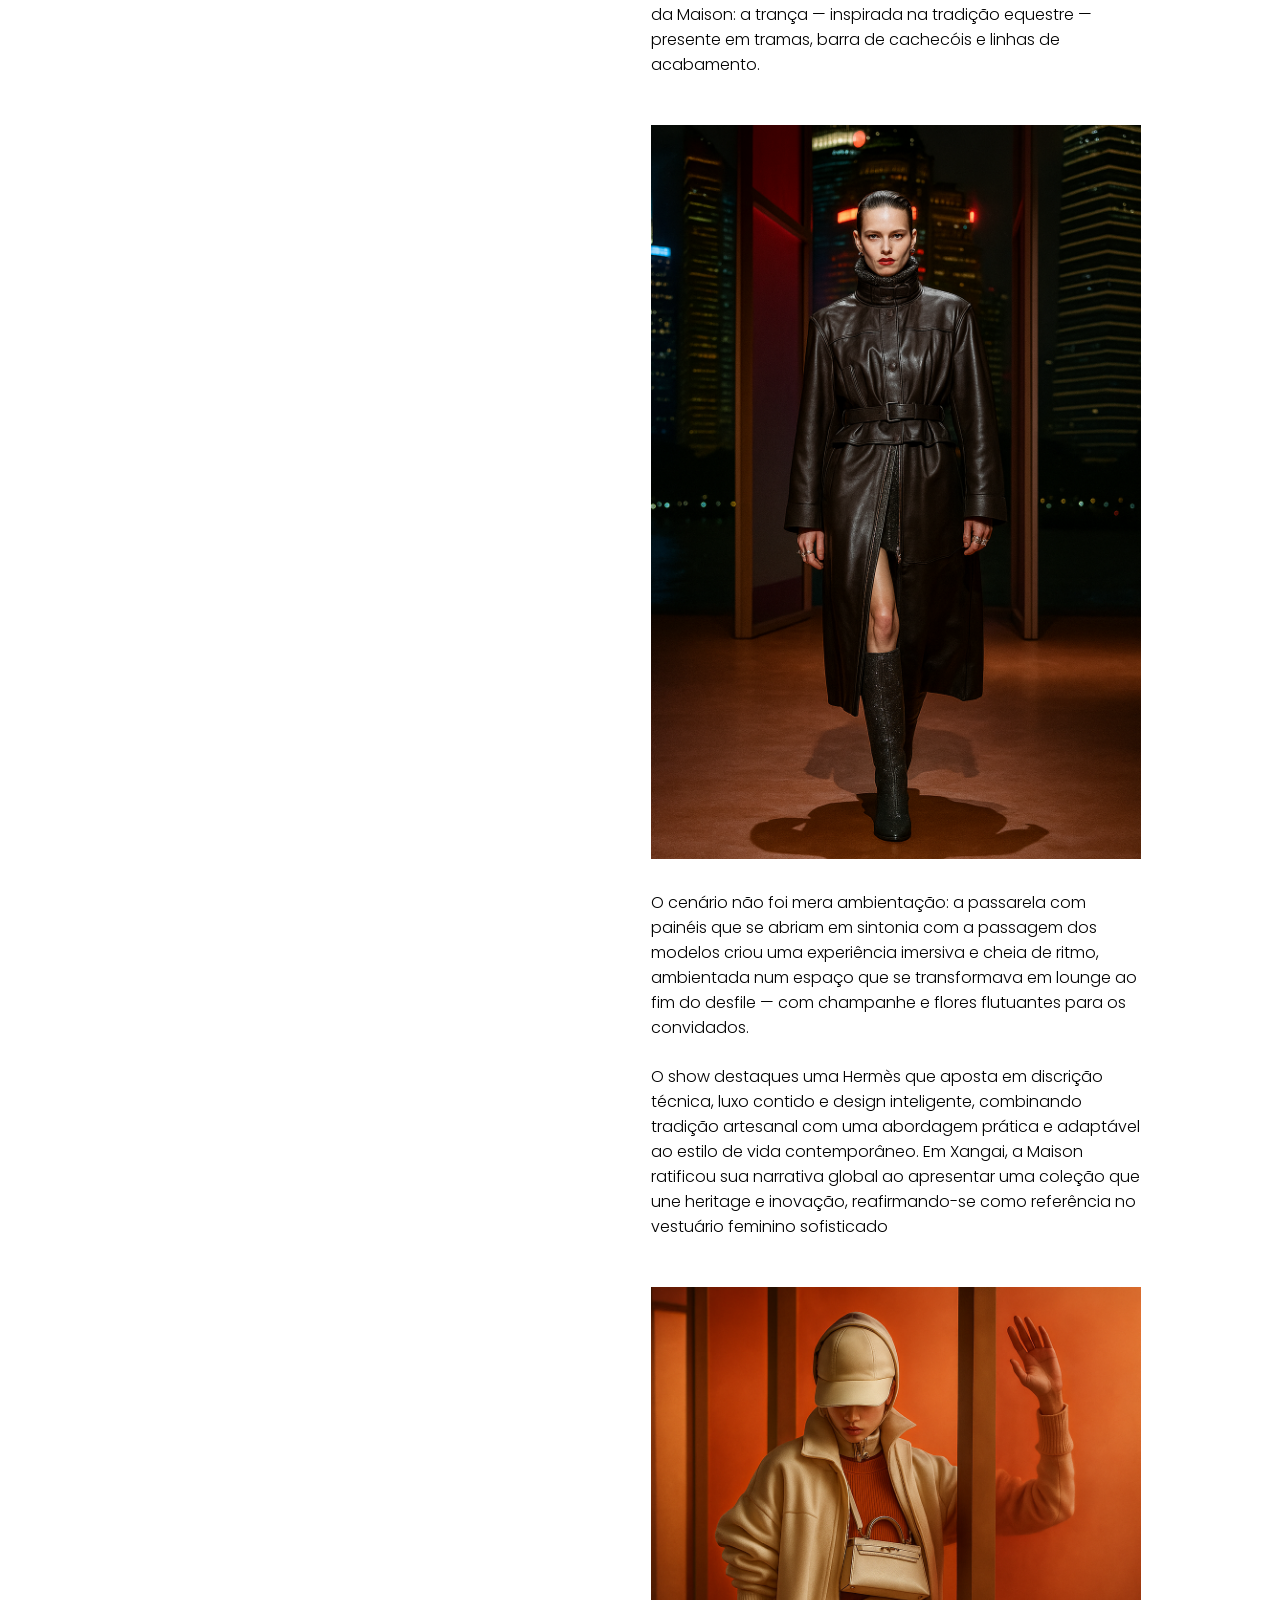
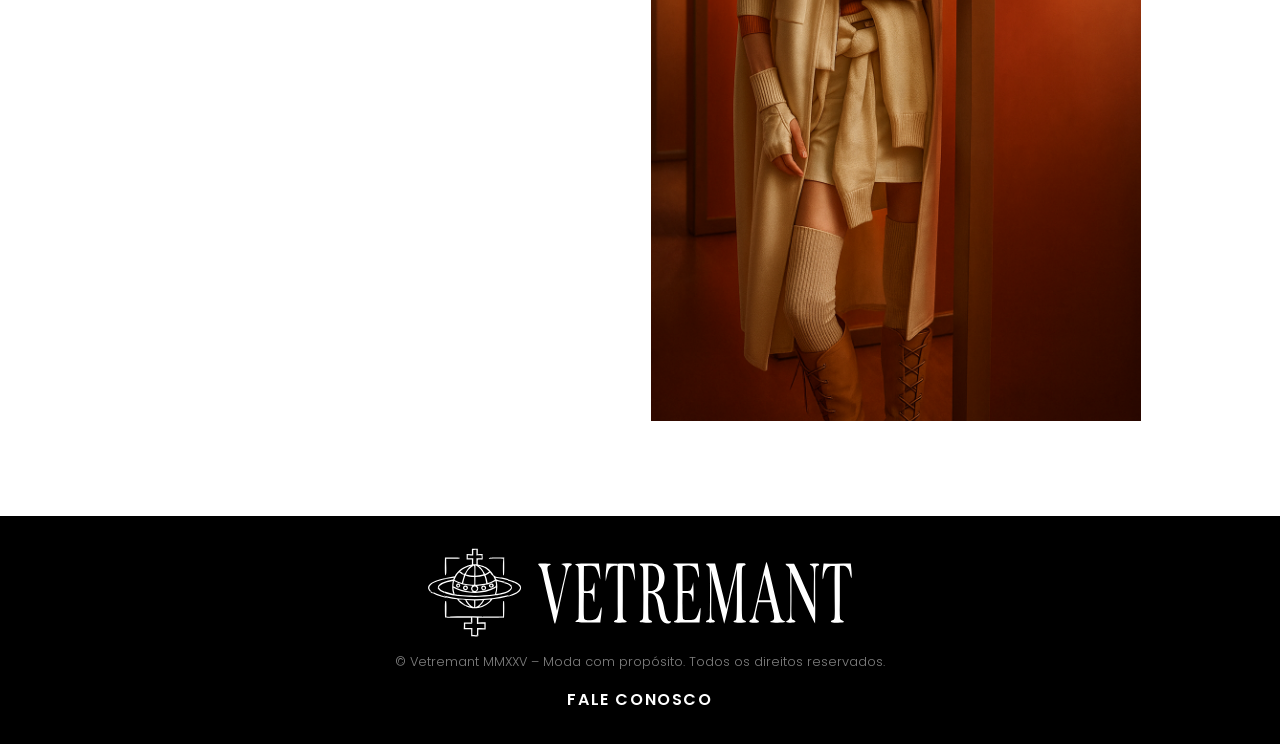
<file: pages/pag-hermes.html>
<!DOCTYPE html>
<html lang="en">
<head>
    <meta charset="UTF-8">
    <meta name="viewport" content="width=device-width, initial-scale=1.0">

    <link rel="preconnect" href="https://fonts.googleapis.com">
    <link rel="preconnect" href="https://fonts.gstatic.com" crossorigin>
    <link href="https://fonts.googleapis.com/css2?family=Poppins:wght@200;300;400;500;600;700;800;900&display=swap" rel="stylesheet">

    <link rel="shortcut icon" href="../assets-images/icon.ico" type="image/x-icon">
    <link rel="stylesheet" href="../style/style-altpags.css">
    <link rel="stylesheet" href="../style/style-mobile.css">
    <script src="../js/script-conteudo.js" defer></script>
    <title>Hermès A/W 2025 em Xangai</title>
</head>
<body>
    <header class="header-desktop">
        <img src="../assets-images/symbol1.svg" alt="Símbolo do site de notícias Vetremant"">
        <a href="./home.html">
            <img src="../assets-images/logo1.svg" alt="Nome do site de notícias Vetremant">
        </a>
        <button>
            <img src="../assets-images/icon-menu-hamburguer 1.svg" alt="Ícone de menu hambúrguer">
        </button>

        <nav>
            <button>
                <img src="../assets-images/cancel.svg" alt="Ícone de X para fechar o menu">
            </button>
            <a href="./home.html#home">Home</a>
            <a href="./home.html#secao2">Destaques</a>
            <a href="./home.html#secao3">Novidades</a>
        </nav>
    </header>

    <div class="container">
        <main>
            <section class="primeira-secao">
                <div class="post-principal">
                    
                    <div class="texto-post-principal">
                        <h1>Hermès A/W 2025 em Xangai</h1>
                        <p>A Hermès realizou um evento único à beira do rio Huangpu para sua coleção outono/inverno 2025</p>
                        <hr>
                    </div>
                    <img src="../assets-images/novidades/hermes/hermes img1.png" alt="Imagem destaque do desfile da Hermès">
                </div>
            </section>

            <nav class="divisao"></nav>

            <div class="conteudo">

                <section class="segunda-secao">
                    <p>Na noite de 13 de junho de 2025, a Hermès apresentou em Xangai o segundo capítulo de sua coleção outono-inverno 2025, intitulada “Au Galop!”, marcando a continuidade de uma narrativa iniciada em Paris e desenvolvida em Nova York. O espetáculo foi montado às margens do rio Huangpu, no North Bund Bay, num pavilhão efêmero laranja que se abriu para revelar o horizonte futurista de Lujiazui.</p>
                    <p>Sob direção criativa de Nadège Vanhée, o desfile celebrou uma estética de mulher exploradora cosmopolita, com looks que combinam robustez e feminilidade, espírito urbano e sofisticação clássica. As peças destacaram modularidade: casacos que viram cropped jackets, vestidos que se transformam em gilets, e painéis removíveis em cashmere duplo – uma fidelidade ao conceito de “vestir-se com investimento”.</p>
                    <p>A paleta vibrante trouxe tons outonais como bordô, laranja queimado, azul-céu e branco, enquanto materiais nobres como cashmere, couro e peles contrastaram com toques urbanos — botas com brilho, bolsas Kelly mini usadas no peito, e acessórios funcionais como porta-garrafa em couro . Destaque para a interpretação contemporânea do símbolo da Maison: a trança — inspirada na tradição equestre — presente em tramas, barra de cachecóis e linhas de acabamento.</p>
                    <img src="../assets-images/novidades/hermes/hermes img2.png" alt="Imagem destaque do desfile da Hermès">
                </section>

                <section class="terceira-secao">
                    <p>O cenário não foi mera ambientação: a passarela com painéis que se abriam em sintonia com a passagem dos modelos criou uma experiência imersiva e cheia de ritmo, ambientada num espaço que se transformava em lounge ao fim do desfile — com champanhe e flores flutuantes para os convidados.</p>
                    <p>O show destaques uma Hermès que aposta em discrição técnica, luxo contido e design inteligente, combinando tradição artesanal com uma abordagem prática e adaptável ao estilo de vida contemporâneo. Em Xangai, a Maison ratificou sua narrativa global ao apresentar uma coleção que une heritage e inovação, reafirmando-se como referência no vestuário feminino sofisticado</p>
                    <img src="../assets-images/novidades/hermes/hermes img3.png" alt="Imagem destaque do desfile da Hermès">
                </section>
            </div>
        </main>
    </div>

    <footer>
        <div class="footer-logos">
                <img src="../assets-images/symbol1.svg" alt="Símbolo para footer do site de notícias Vetremant">
                <img src="../assets-images/logo1.svg" alt="Logo para footer do site de notícias Vetremant">
        </div>
        <p>© Vetremant MMXXV – Moda com propósito. Todos os direitos reservados.</p>
            <a href="./contato.html">FALE CONOSCO</a>
    </footer>
</body>
</html>
</file>
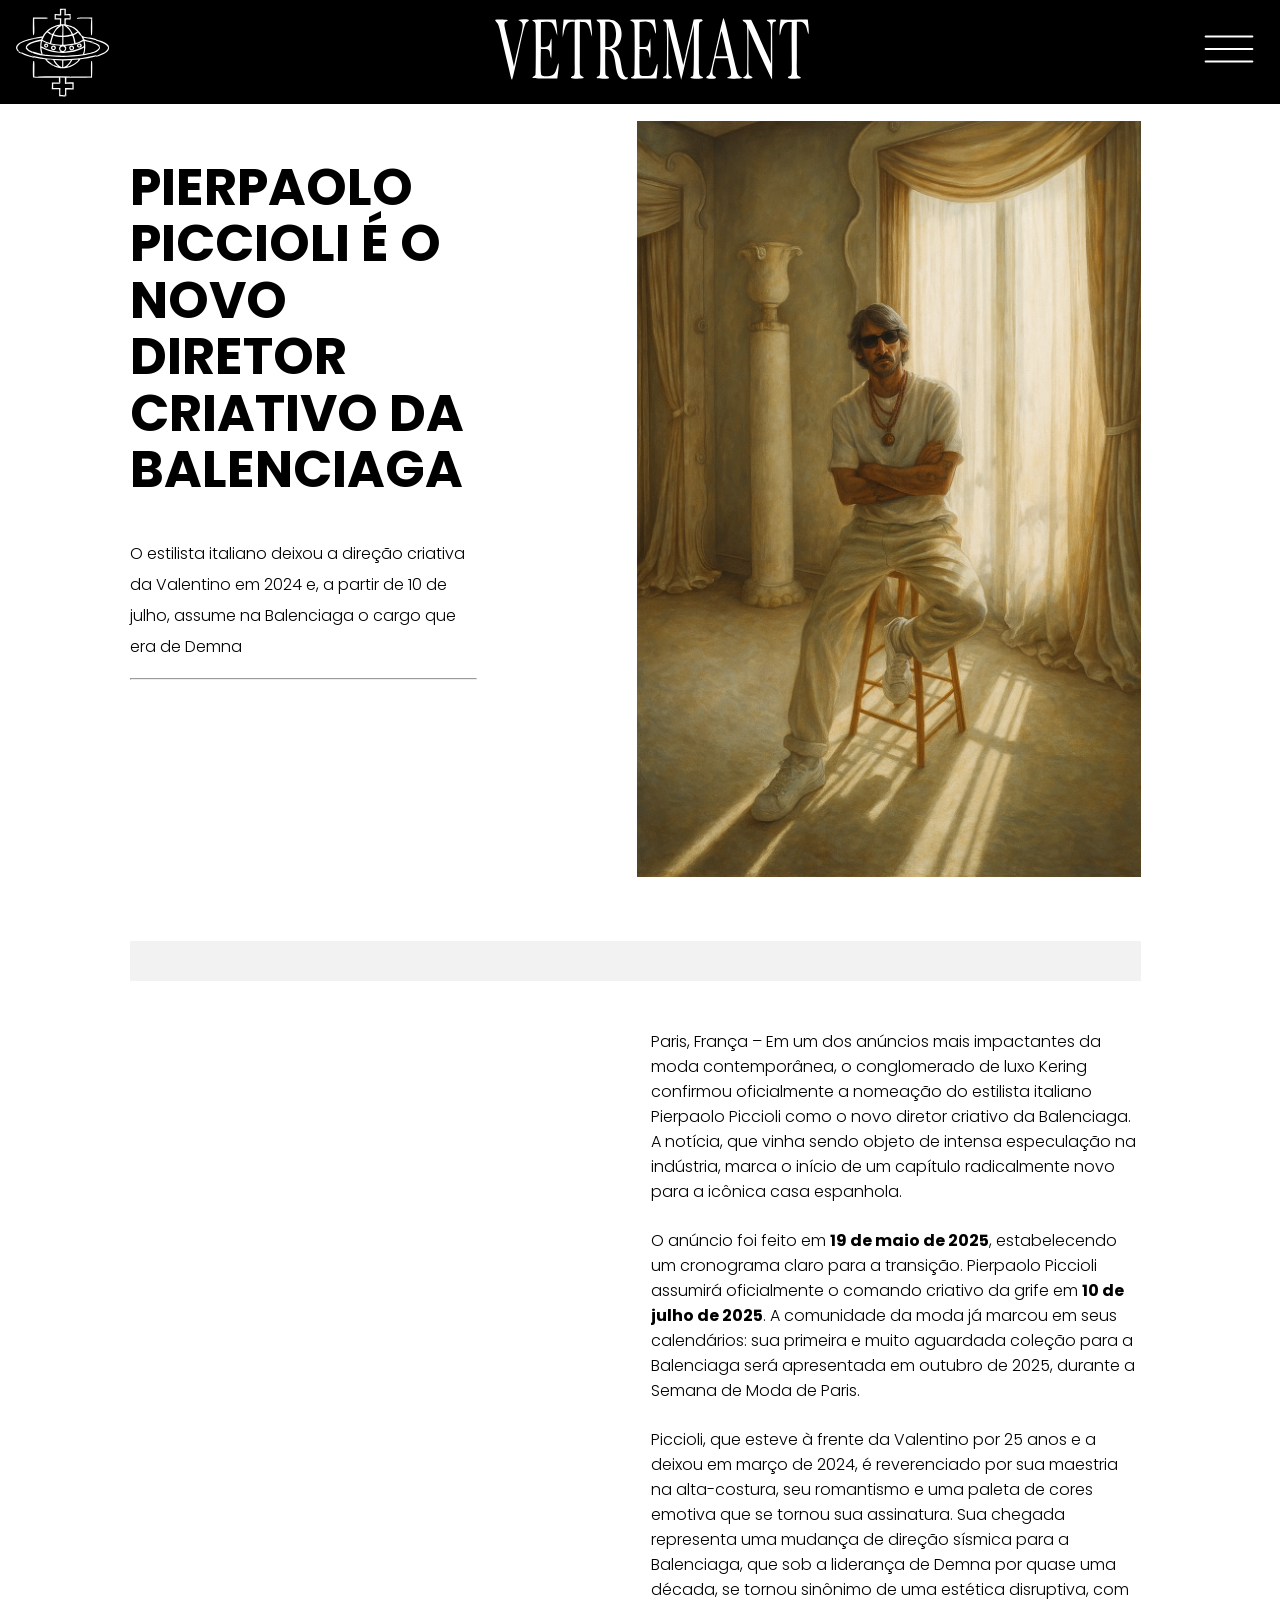
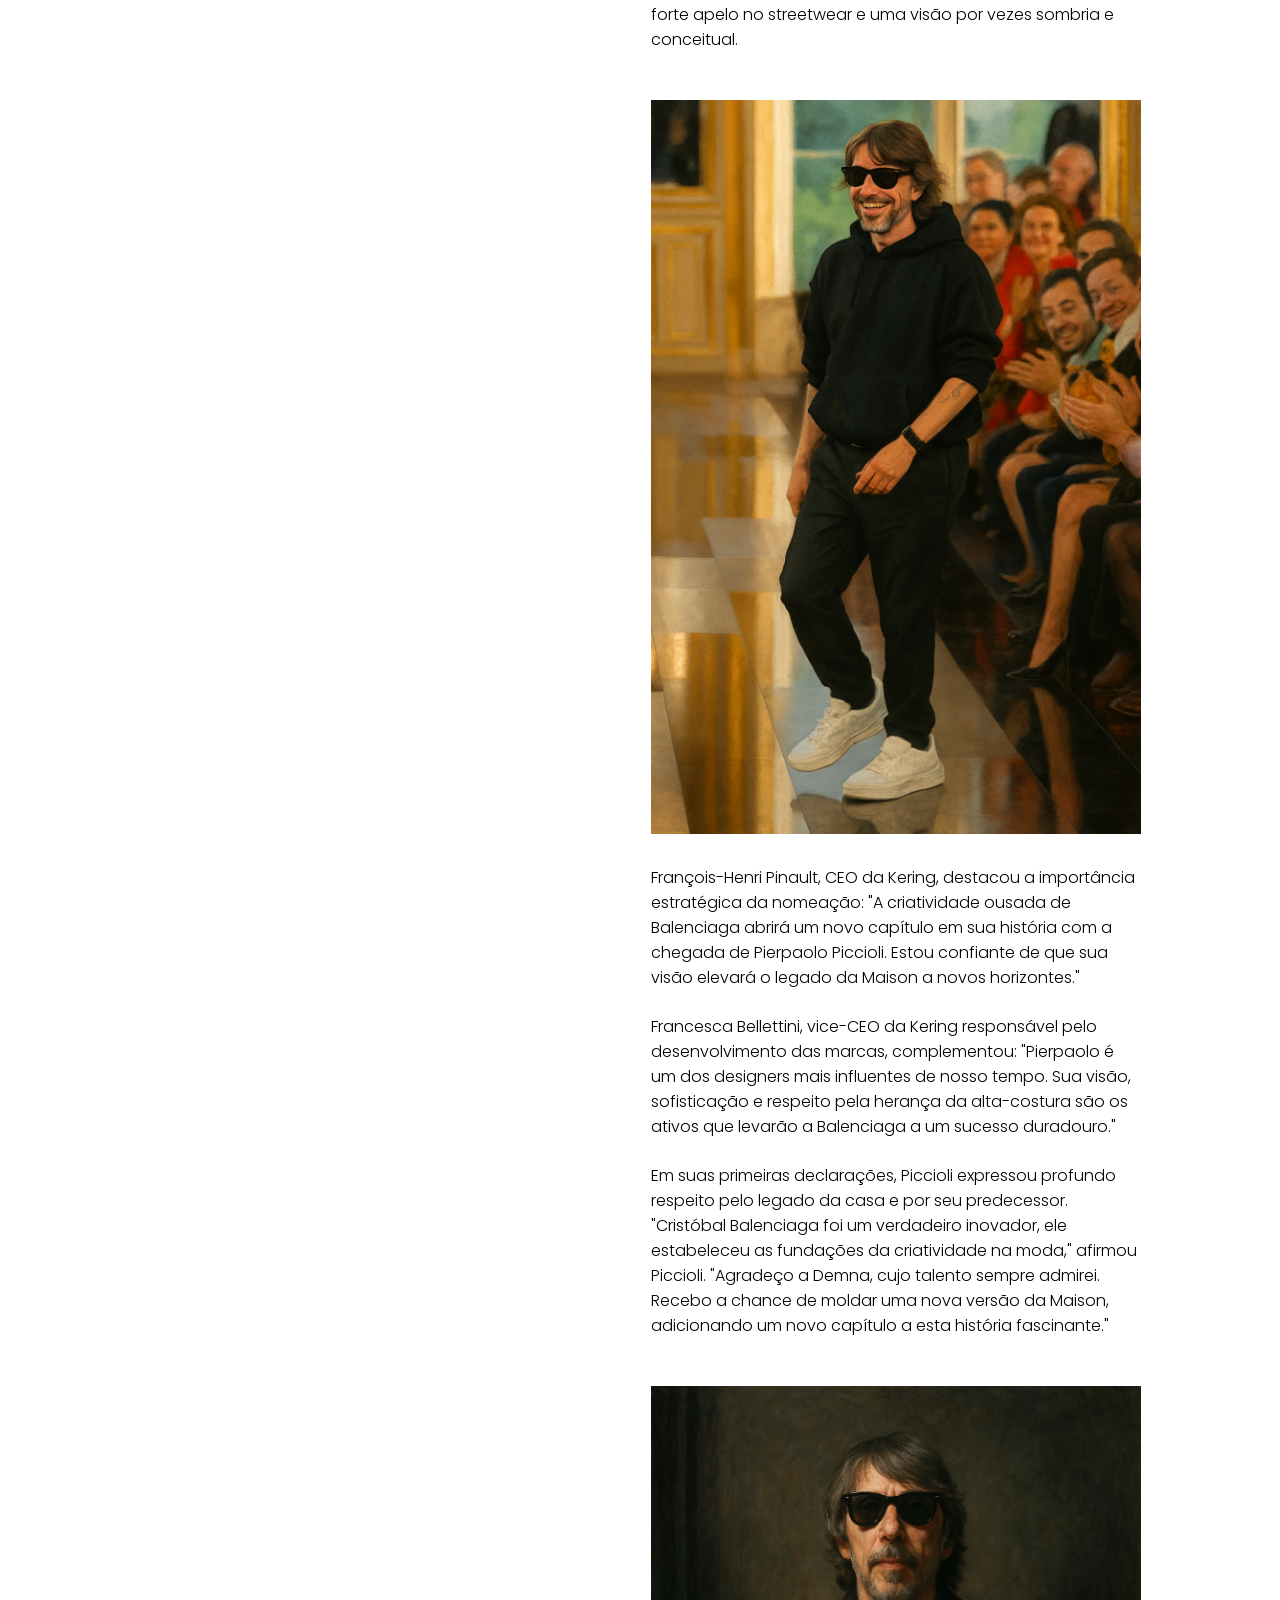
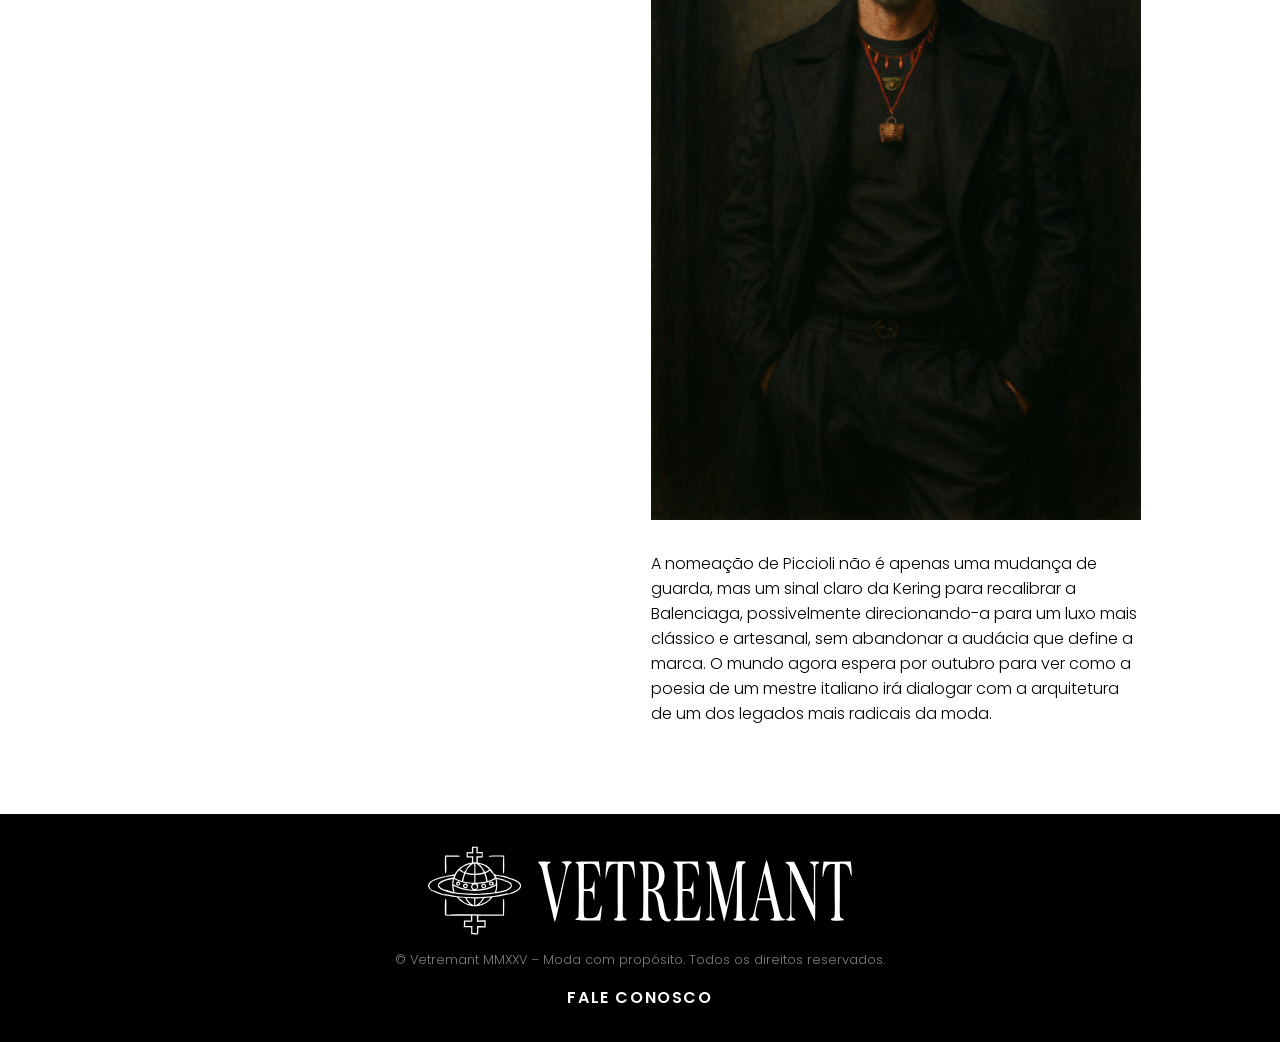
<file: pages/pag-pierpaolo.html>
<!DOCTYPE html>
<html lang="en">
<head>
    <meta charset="UTF-8">
    <meta name="viewport" content="width=device-width, initial-scale=1.0">

    <link rel="preconnect" href="https://fonts.googleapis.com">
    <link rel="preconnect" href="https://fonts.gstatic.com" crossorigin>
    <link href="https://fonts.googleapis.com/css2?family=Poppins:wght@200;300;400;500;600;700;800;900&display=swap" rel="stylesheet">

    <link rel="shortcut icon" href="../assets-images/icon.ico" type="image/x-icon">
    <link rel="stylesheet" href="../style/style-altpags.css">
    <link rel="stylesheet" href="../style/style-mobile.css">
    <script src="../js/script-conteudo.js" defer></script>
    <title>Pierpaolo Piccioli é o novo diretor criativo da Balenciaga</title>
</head>
<body>
    <header class="header-desktop">
        <img src="../assets-images/symbol1.svg" alt="Símbolo do site de notícias Vetremant"">
        <a href="./home.html">
            <img src="../assets-images/logo1.svg" alt="Nome do site de notícias Vetremant">
        </a>
        <button>
            <img src="../assets-images/icon-menu-hamburguer 1.svg" alt="Ícone de menu hambúrguer">
        </button>

        <nav>
            <button>
                <img src="../assets-images/cancel.svg" alt="Ícone de X para fechar o menu">
            </button>
            <a href="./home.html#home">Home</a>
            <a href="./home.html#secao2">Destaques</a>
            <a href="./home.html#secao3">Novidades</a>
        </nav>
    </header>

    <div class="container">
        <main>
            <section class="primeira-secao">
                <div class="post-principal">
                    
                    <div class="texto-post-principal">
                        <h1>Pierpaolo Piccioli é o novo diretor criativo da Balenciaga</h1>
                        <p>O estilista italiano deixou a direção criativa da Valentino em 2024 e, a partir de 10 de julho, assume na Balenciaga o cargo que era de Demna</p>
                        <hr>
                    </div>
                    <img src="../assets-images/destaques/pierpaolo/pierpaolo img1.png" alt="Imagem destaque do Pierpaolo Piccioli">
                </div>
            </section>

            <nav class="divisao"></nav>

            <div class="conteudo">

                <section class="segunda-secao">
                    <p>Paris, França – Em um dos anúncios mais impactantes da moda contemporânea, o conglomerado de luxo Kering confirmou oficialmente a nomeação do estilista italiano Pierpaolo Piccioli como o novo diretor criativo da Balenciaga. A notícia, que vinha sendo objeto de intensa especulação na indústria, marca o início de um capítulo radicalmente novo para a icônica casa espanhola.</p>
                    <p>O anúncio foi feito em <strong>19 de maio de 2025</strong>, estabelecendo um cronograma claro para a transição. Pierpaolo Piccioli assumirá oficialmente o comando criativo da grife em <strong>10 de julho de 2025</strong>. A comunidade da moda já marcou em seus calendários: sua primeira e muito aguardada coleção para a Balenciaga será apresentada em outubro de 2025, durante a Semana de Moda de Paris.</p>
                    <p>Piccioli, que esteve à frente da Valentino por 25 anos e a deixou em março de 2024, é reverenciado por sua maestria na alta-costura, seu romantismo e uma paleta de cores emotiva que se tornou sua assinatura. Sua chegada representa uma mudança de direção sísmica para a Balenciaga, que sob a liderança de Demna por quase uma década, se tornou sinônimo de uma estética disruptiva, com forte apelo no streetwear e uma visão por vezes sombria e conceitual.</p>
                    <img src="../assets-images/destaques/pierpaolo/pierpaolo img2.png" alt="Imagem de Pierpaolo Piccioli">
                </section>

                <section class="terceira-secao">
                    <p>François-Henri Pinault, CEO da Kering, destacou a importância estratégica da nomeação: "A criatividade ousada de Balenciaga abrirá um novo capítulo em sua história com a chegada de Pierpaolo Piccioli. Estou confiante de que sua visão elevará o legado da Maison a novos horizontes."</p>
                    <p>Francesca Bellettini, vice-CEO da Kering responsável pelo desenvolvimento das marcas, complementou: "Pierpaolo é um dos designers mais influentes de nosso tempo. Sua visão, sofisticação e respeito pela herança da alta-costura são os ativos que levarão a Balenciaga a um sucesso duradouro."</p>
                    <p>Em suas primeiras declarações, Piccioli expressou profundo respeito pelo legado da casa e por seu predecessor. "Cristóbal Balenciaga foi um verdadeiro inovador, ele estabeleceu as fundações da criatividade na moda," afirmou Piccioli. "Agradeço a Demna, cujo talento sempre admirei. Recebo a chance de moldar uma nova versão da Maison, adicionando um novo capítulo a esta história fascinante."</p>
                    <img src="../assets-images/destaques/pierpaolo/pierpaolo img3.png" alt="Imagem de Pierpaolo Piccioli">
                </section>

                <section class="quarta-secao">
                    <p>A nomeação de Piccioli não é apenas uma mudança de guarda, mas um sinal claro da Kering para recalibrar a Balenciaga, possivelmente direcionando-a para um luxo mais clássico e artesanal, sem abandonar a audácia que define a marca. O mundo agora espera por outubro para ver como a poesia de um mestre italiano irá dialogar com a arquitetura de um dos legados mais radicais da moda.</p>
                </section>
            </div>
        </main>
    </div>

    <footer>
        <div class="footer-logos">
                <img src="../assets-images/symbol1.svg" alt="Símbolo para footer do site de notícias Vetremant">
                <img src="../assets-images/logo1.svg" alt="Logo para footer do site de notícias Vetremant">
        </div>
        <p>© Vetremant MMXXV – Moda com propósito. Todos os direitos reservados.</p>
            <a href="./contato.html">FALE CONOSCO</a>
    </footer>
</body>
</html>
</file>
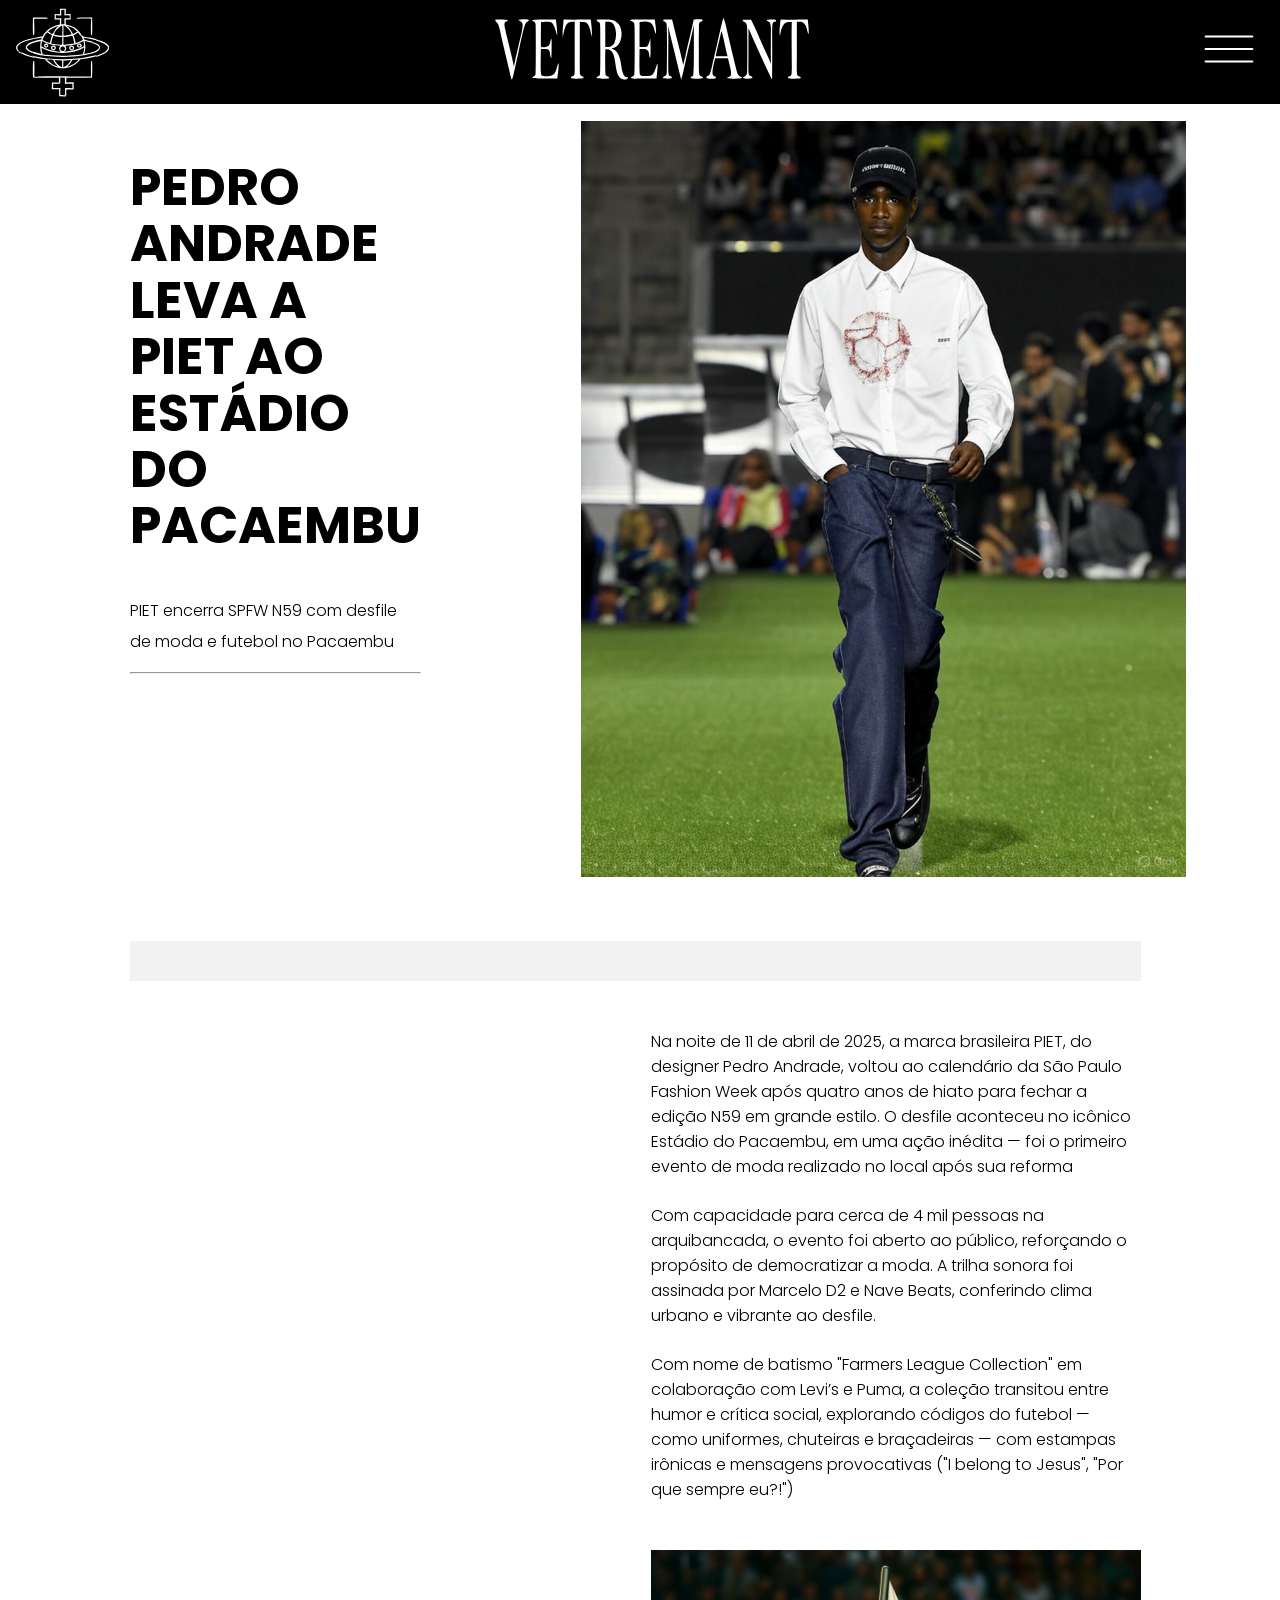
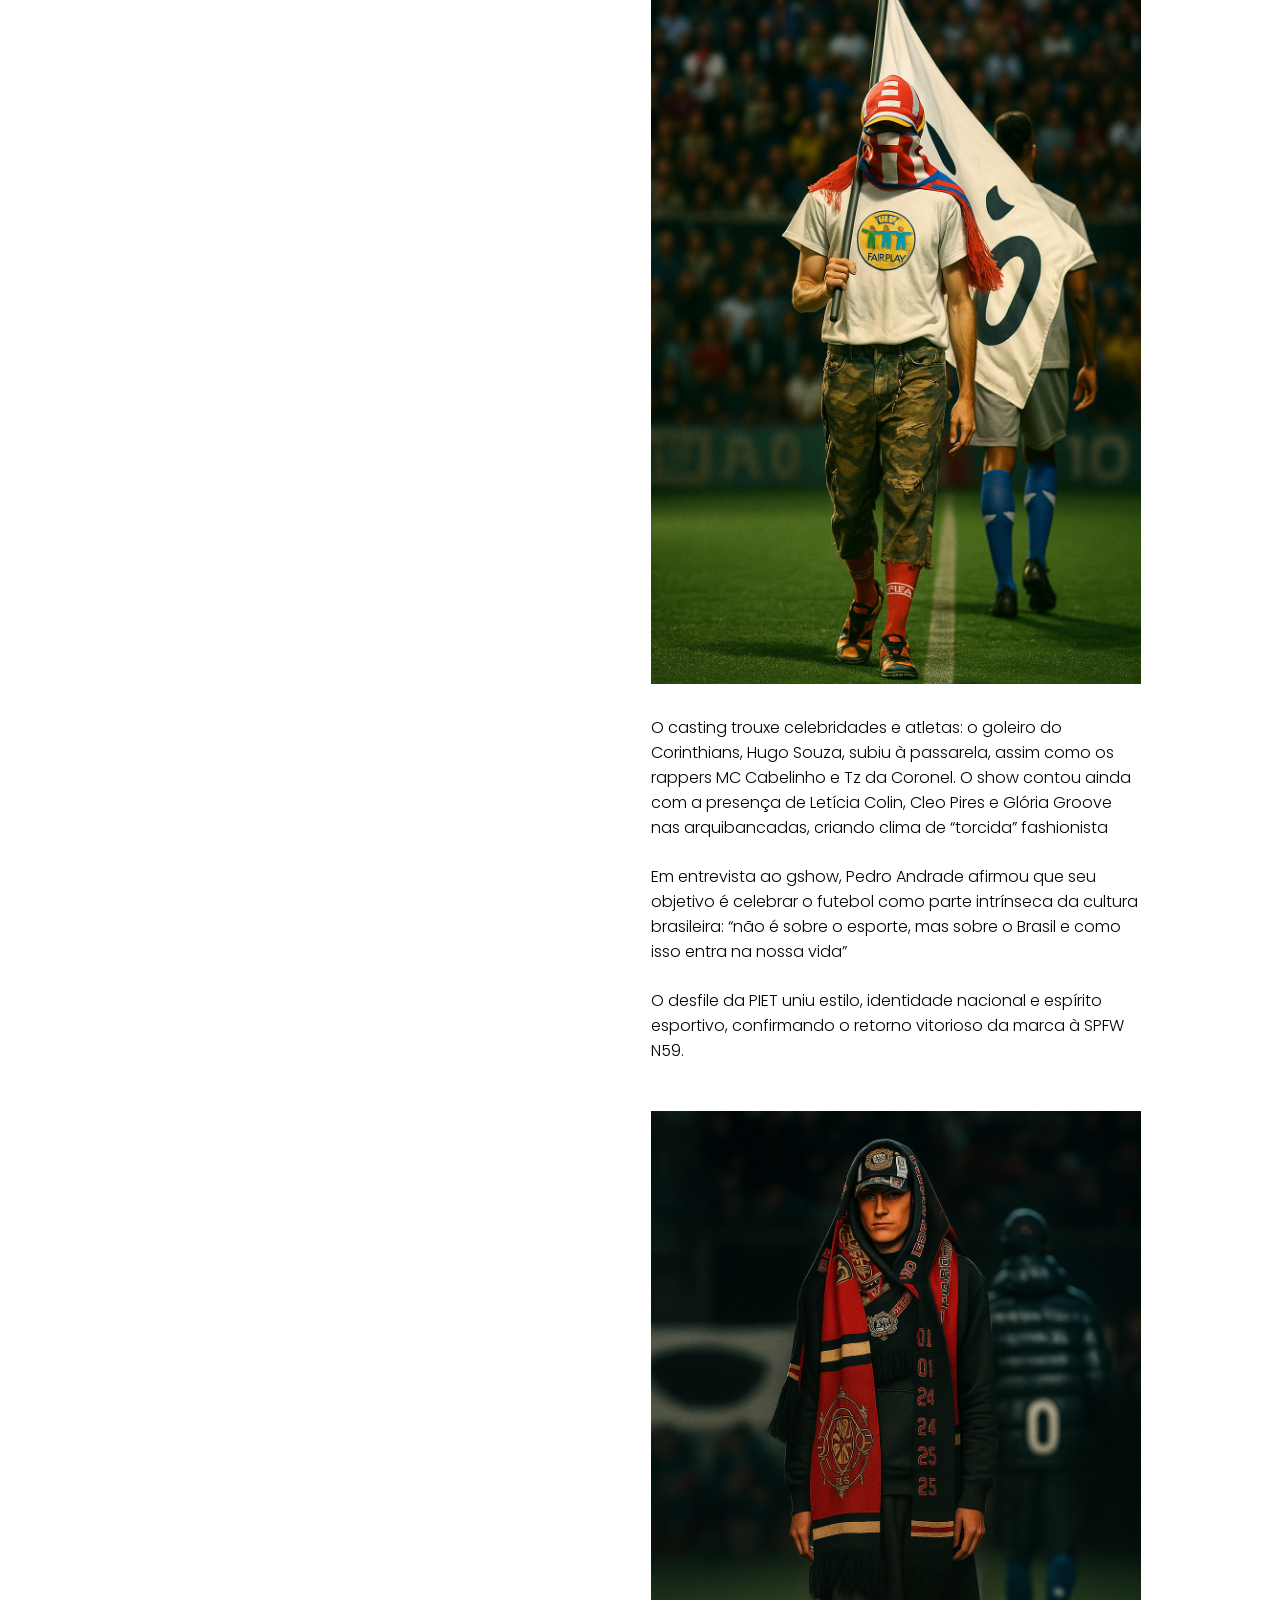
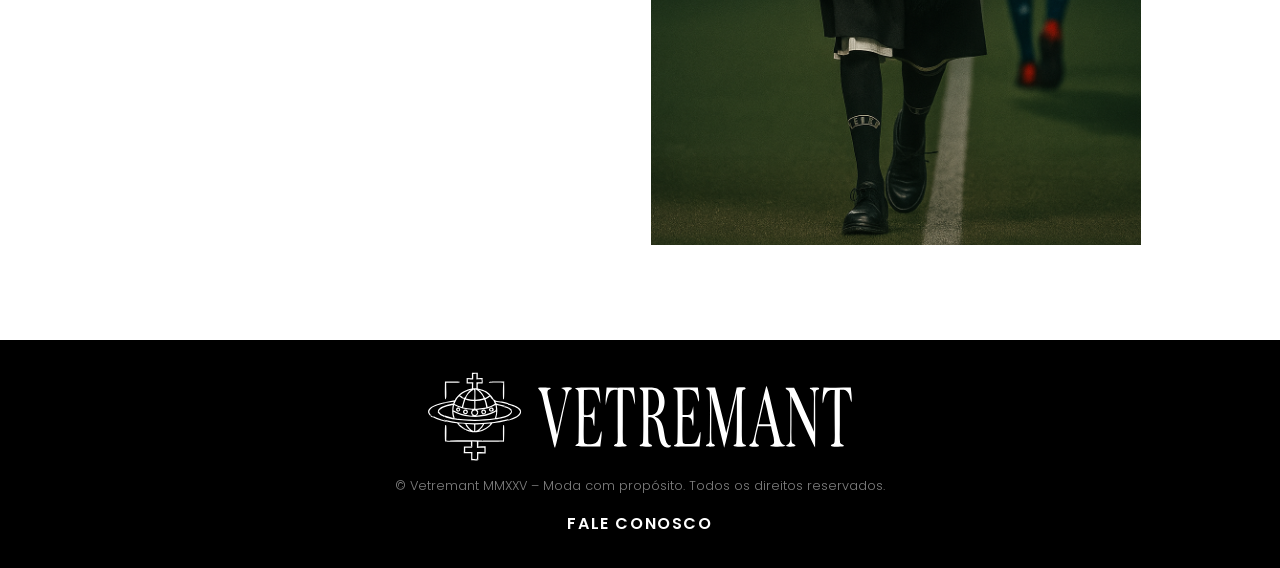
<file: pages/pag-piet.html>
<!DOCTYPE html>
<html lang="en">
<head>
    <meta charset="UTF-8">
    <meta name="viewport" content="width=device-width, initial-scale=1.0">

    <link rel="preconnect" href="https://fonts.googleapis.com">
    <link rel="preconnect" href="https://fonts.gstatic.com" crossorigin>
    <link href="https://fonts.googleapis.com/css2?family=Poppins:wght@200;300;400;500;600;700;800;900&display=swap" rel="stylesheet">

    <link rel="shortcut icon" href="../assets-images/icon.ico" type="image/x-icon">
    <link rel="stylesheet" href="../style/style-altpags.css">
    <link rel="stylesheet" href="../style/style-mobile.css">
    <script src="../js/script-conteudo.js" defer></script>
    <title>SPFW N95: PIET</title>
</head>
<body>
    <header class="header-desktop">
        <img src="../assets-images/symbol1.svg" alt="Símbolo do site de notícias Vetremant"">
        <a href="./home.html">
            <img src="../assets-images/logo1.svg" alt="Nome do site de notícias Vetremant">
        </a>
        <button>
            <img src="../assets-images/icon-menu-hamburguer 1.svg" alt="Ícone de menu hambúrguer">
        </button>

        <nav>
            <button>
                <img src="../assets-images/cancel.svg" alt="Ícone de X para fechar o menu">
            </button>
            <a href="./home.html#home">Home</a>
            <a href="./home.html#secao2">Destaques</a>
            <a href="./home.html#secao3">Novidades</a>
        </nav>
    </header>

    <div class="container">
        <main>
            <section class="primeira-secao">
                <div class="post-principal">
                    
                    <div class="texto-post-principal">
                        <h1>Pedro Andrade leva a PIET ao estádio do Pacaembu</h1>
                        <p>PIET encerra SPFW N59 com desfile de moda e futebol no Pacaembu</p>
                        <hr>
                    </div>
                    <img src="../assets-images/destaques/piet/piet img1.jpg" alt="Imagem do desfile da PIET">
                </div>
            </section>

            <nav class="divisao"></nav>

            <div class="conteudo">

                <section class="segunda-secao">
                    <p>Na noite de 11 de abril de 2025, a marca brasileira PIET, do designer Pedro Andrade, voltou ao calendário da São Paulo Fashion Week após quatro anos de hiato para fechar a edição N59 em grande estilo. O desfile aconteceu no icônico Estádio do Pacaembu, em uma ação inédita — foi o primeiro evento de moda realizado no local após sua reforma</p>
                    <p>Com capacidade para cerca de 4 mil pessoas na arquibancada, o evento foi aberto ao público, reforçando o propósito de democratizar a moda. A trilha sonora foi assinada por Marcelo D2 e Nave Beats, conferindo clima urbano e vibrante ao desfile.</p>
                    <p>Com nome de batismo "Farmers League Collection" em colaboração com Levi’s e Puma, a coleção transitou entre humor e crítica social, explorando códigos do futebol — como uniformes, chuteiras e braçadeiras — com estampas irônicas e mensagens provocativas ("I belong to Jesus", "Por que sempre eu?!")</p>
                    <img src="../assets-images/destaques/piet/piet img2.jpg" alt="Imagem do desfile da PIET">
                </section>

                <section class="terceira-secao">
                    <p>O casting trouxe celebridades e atletas: o goleiro do Corinthians, Hugo Souza, subiu à passarela, assim como os rappers MC Cabelinho e Tz da Coronel. O show contou ainda com a presença de Letícia Colin, Cleo Pires e Glória Groove nas arquibancadas, criando clima de “torcida” fashionista</p>
                    <p>Em entrevista ao gshow, Pedro Andrade afirmou que seu objetivo é celebrar o futebol como parte intrínseca da cultura brasileira: “não é sobre o esporte, mas sobre o Brasil e como isso entra na nossa vida”</p>
                    <p>O desfile da PIET uniu estilo, identidade nacional e espírito esportivo, confirmando o retorno vitorioso da marca à SPFW N59.</p>
                    <img src="../assets-images/destaques/piet/piet img3.png" alt="Imagem do desfile da PIET">
                </section>
            </div>
        </main>
    </div>

    <footer>
        <div class="footer-logos">
                <img src="../assets-images/symbol1.svg" alt="Símbolo para footer do site de notícias Vetremant">
                <img src="../assets-images/logo1.svg" alt="Logo para footer do site de notícias Vetremant">
        </div>
        <p>© Vetremant MMXXV – Moda com propósito. Todos os direitos reservados.</p>
            <a href="./contato.html">FALE CONOSCO</a>
    </footer>
</body>
</html>
</file>
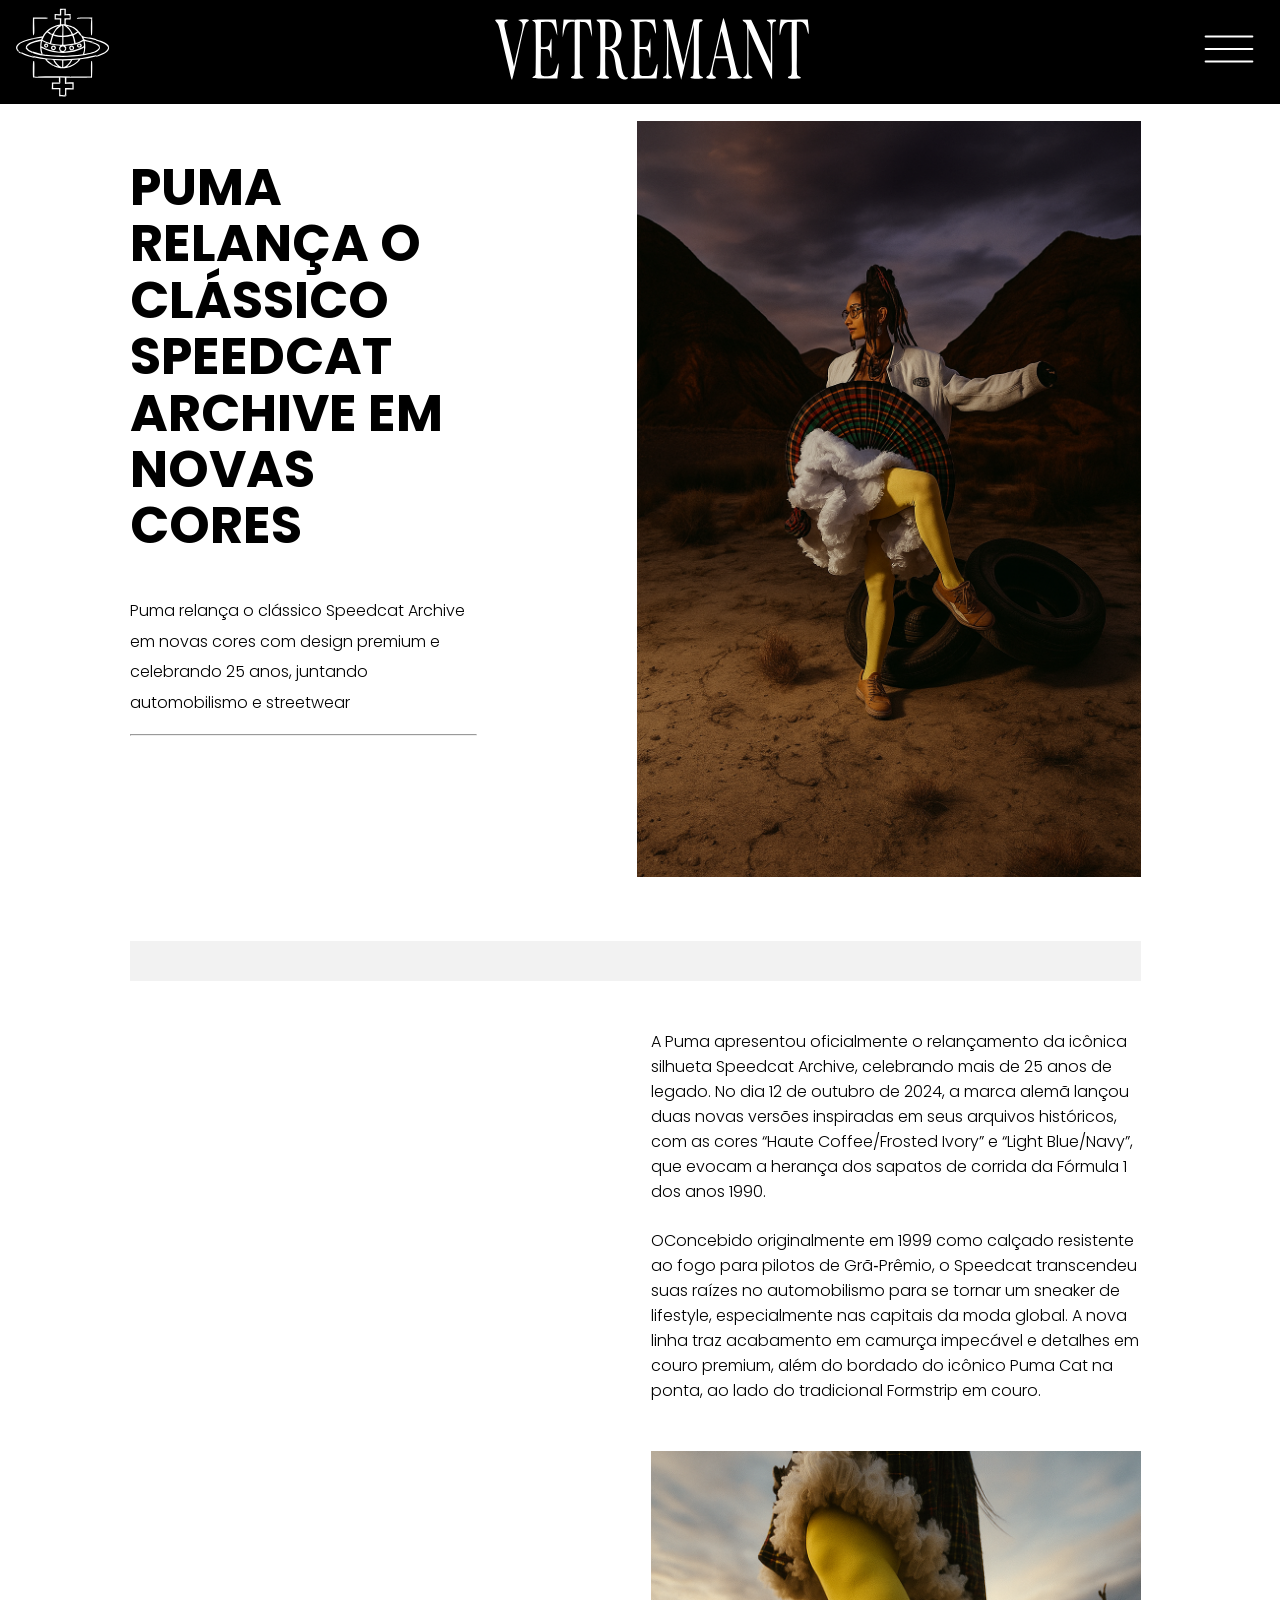
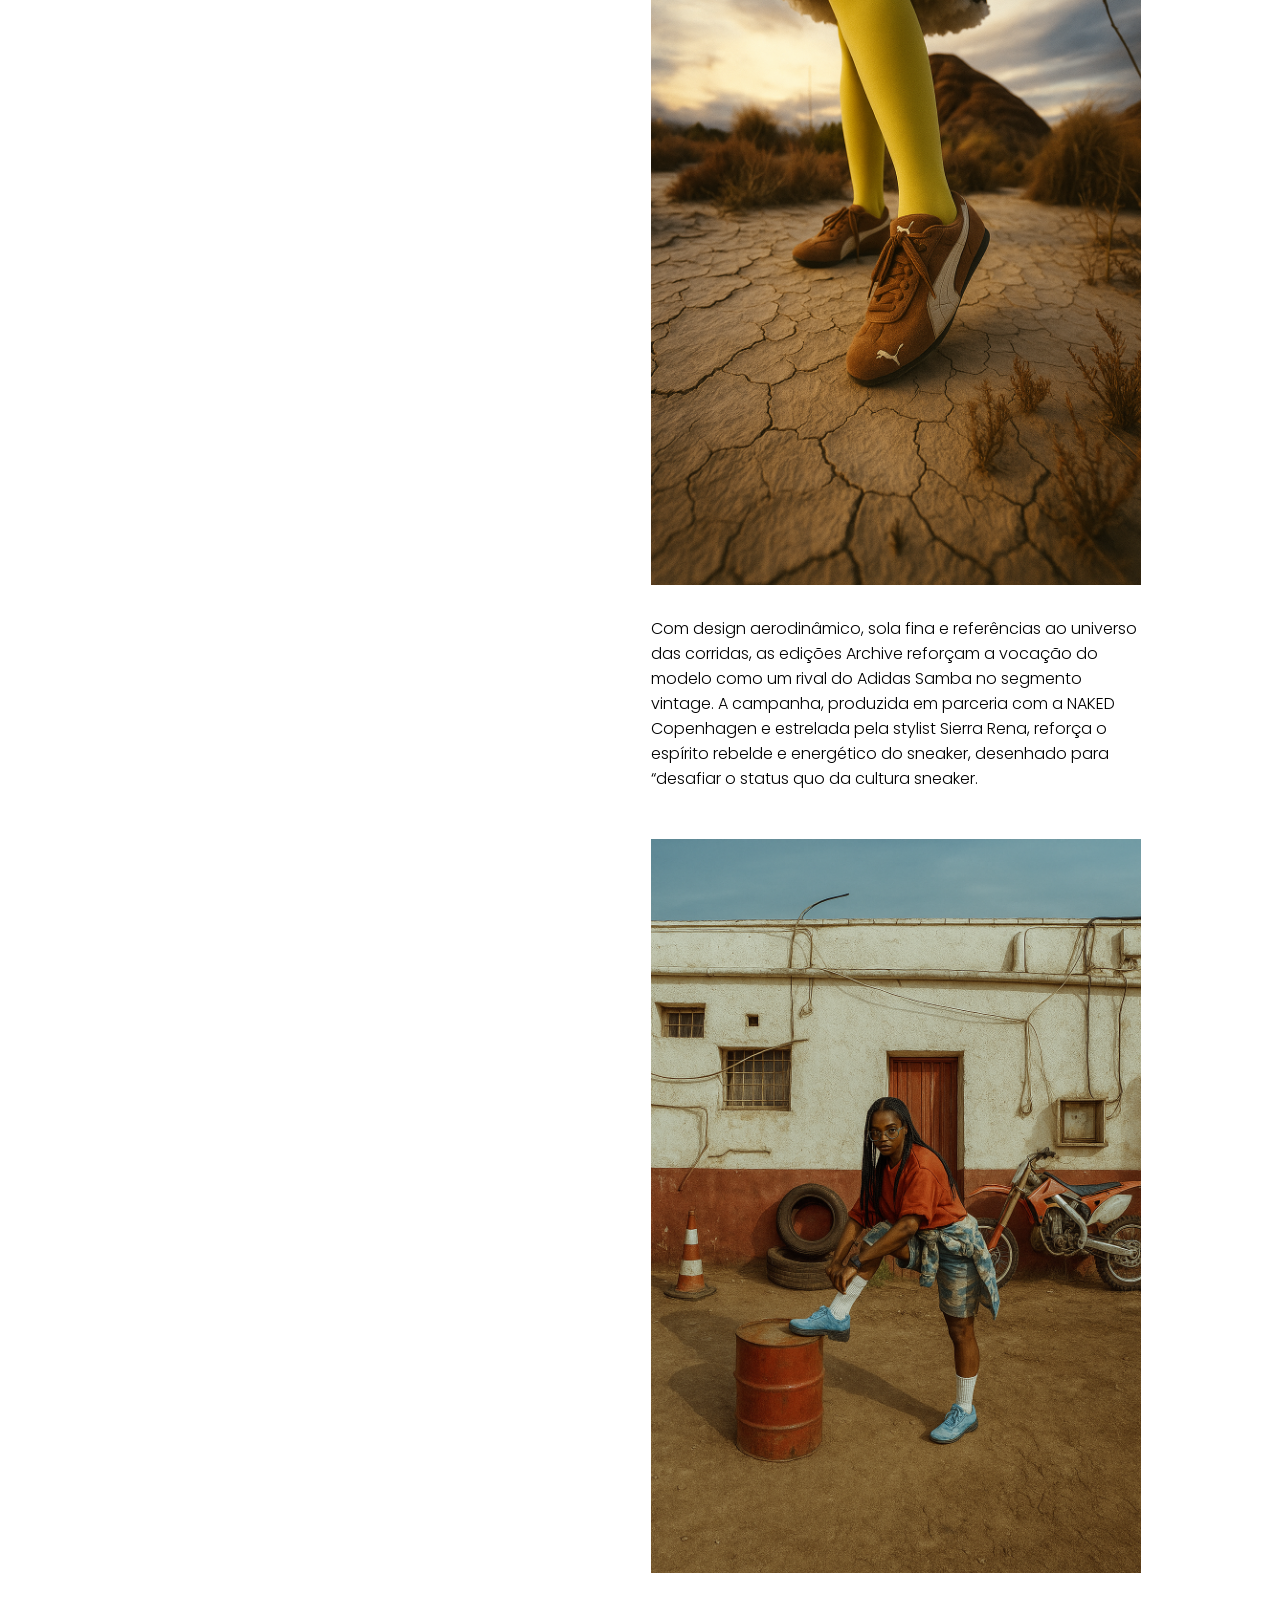
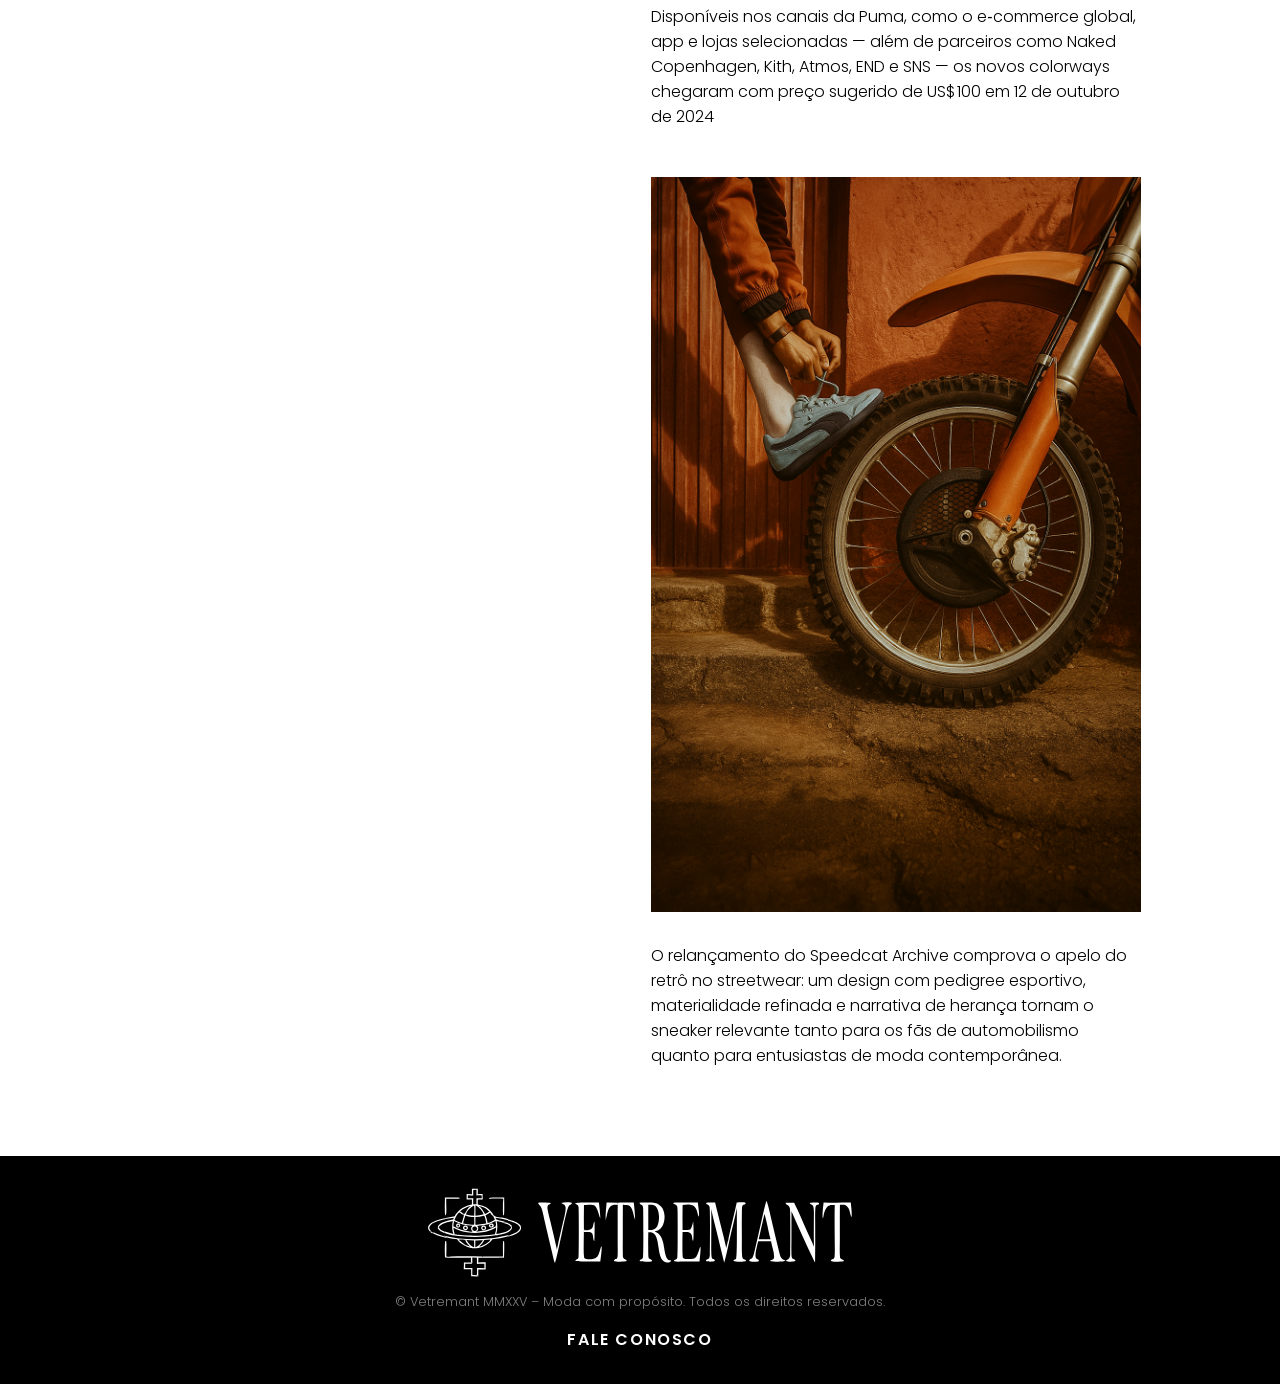
<file: pages/pag-puma.html>
<!DOCTYPE html>
<html lang="en">
<head>
    <meta charset="UTF-8">
    <meta name="viewport" content="width=device-width, initial-scale=1.0">

    <link rel="preconnect" href="https://fonts.googleapis.com">
    <link rel="preconnect" href="https://fonts.gstatic.com" crossorigin>
    <link href="https://fonts.googleapis.com/css2?family=Poppins:wght@200;300;400;500;600;700;800;900&display=swap" rel="stylesheet">

    <link rel="shortcut icon" href="../assets-images/icon.ico" type="image/x-icon">
    <link rel="stylesheet" href="../style/style-altpags.css">
    <link rel="stylesheet" href="../style/style-mobile.css">
    <script src="../js/script-conteudo.js" defer></script>
    <title>Puma relança o clássico Speedcat Archive em novas cores</title>
</head>
<body>
    <header class="header-desktop">
        <img src="../assets-images/symbol1.svg" alt="Símbolo do site de notícias Vetremant"">
        <a href="./home.html">
            <img src="../assets-images/logo1.svg" alt="Nome do site de notícias Vetremant">
        </a>
        <button>
            <img src="../assets-images/icon-menu-hamburguer 1.svg" alt="Ícone de menu hambúrguer">
        </button>

        <nav>
            <button>
                <img src="../assets-images/cancel.svg" alt="Ícone de X para fechar o menu">
            </button>
            <a href="./home.html#home">Home</a>
            <a href="./home.html#secao2">Destaques</a>
            <a href="./home.html#secao3">Novidades</a>
        </nav>
    </header>

    <div class="container">
        <main>
            <section class="primeira-secao">
                <div class="post-principal">
                    
                    <div class="texto-post-principal">
                        <h1>Puma relança o clássico Speedcat Archive em novas cores</h1>
                        <p>Puma relança o clássico Speedcat Archive em novas cores com design premium e celebrando 25 anos, juntando automobilismo e streetwear</p>
                        <hr>
                    </div>
                    <img src="../assets-images/novidades/puma/puma img1.png"Imagem da photosession do Speedcat">
                </div>
            </section>

            <nav class="divisao"></nav>

            <div class="conteudo">

                <section class="segunda-secao">
                    <p>A Puma apresentou oficialmente o relançamento da icônica silhueta Speedcat Archive, celebrando mais de 25 anos de legado. No dia 12 de outubro de 2024, a marca alemã lançou duas novas versões inspiradas em seus arquivos históricos, com as cores “Haute Coffee/Frosted Ivory” e “Light Blue/Navy”, que evocam a herança dos sapatos de corrida da Fórmula 1 dos anos 1990.</p>
                    <p>OConcebido originalmente em 1999 como calçado resistente ao fogo para pilotos de Grã‑Prêmio, o Speedcat transcendeu suas raízes no automobilismo para se tornar um sneaker de lifestyle, especialmente nas capitais da moda global. A nova linha traz acabamento em camurça impecável e detalhes em couro premium, além do bordado do icônico Puma Cat na ponta, ao lado do tradicional Formstrip em couro.</p>
                    <img src="../assets-images/novidades/puma/puma img2.png" alt="Imagem da photosession do Speedcat Haute Coffee/Frosted Ivory">
                </section>

                <section class="terceira-secao">
                    <p>Com design aerodinâmico, sola fina e referências ao universo das corridas, as edições Archive reforçam a vocação do modelo como um rival do Adidas Samba no segmento vintage. A campanha, produzida em parceria com a NAKED Copenhagen e estrelada pela stylist Sierra Rena, reforça o espírito rebelde e energético do sneaker, desenhado para “desafiar o status quo da cultura sneaker.</p>
                    <img src="../assets-images/novidades/puma/puma img3.png" alt="Imagem da photosession do Speedcat Light Blue/Navy">
                    <p>Disponíveis nos canais da Puma, como o e‑commerce global, app e lojas selecionadas — além de parceiros como Naked Copenhagen, Kith, Atmos, END e SNS — os novos colorways chegaram com preço sugerido de US$ 100 em 12 de outubro de 2024</p>
                </section>

                <section class="quarta-secao">
                    <img src="../assets-images/novidades/puma/puma img4.png" alt="Imagem da photosession do Speedcat Light Blue/Navy">
                    <p>O relançamento do Speedcat Archive comprova o apelo do retrô no streetwear: um design com pedigree esportivo, materialidade refinada e narrativa de herança tornam o sneaker relevante tanto para os fãs de automobilismo quanto para entusiastas de moda contemporânea.</p>
                </section>
            </div>
        </main>
    </div>

    <footer>
        <div class="footer-logos">
                <img src="../assets-images/symbol1.svg" alt="Símbolo para footer do site de notícias Vetremant">
                <img src="../assets-images/logo1.svg" alt="Logo para footer do site de notícias Vetremant">
        </div>
        <p>© Vetremant MMXXV – Moda com propósito. Todos os direitos reservados.</p>
            <a href="./contato.html">FALE CONOSCO</a>
    </footer>
</body>
</html>
</file>
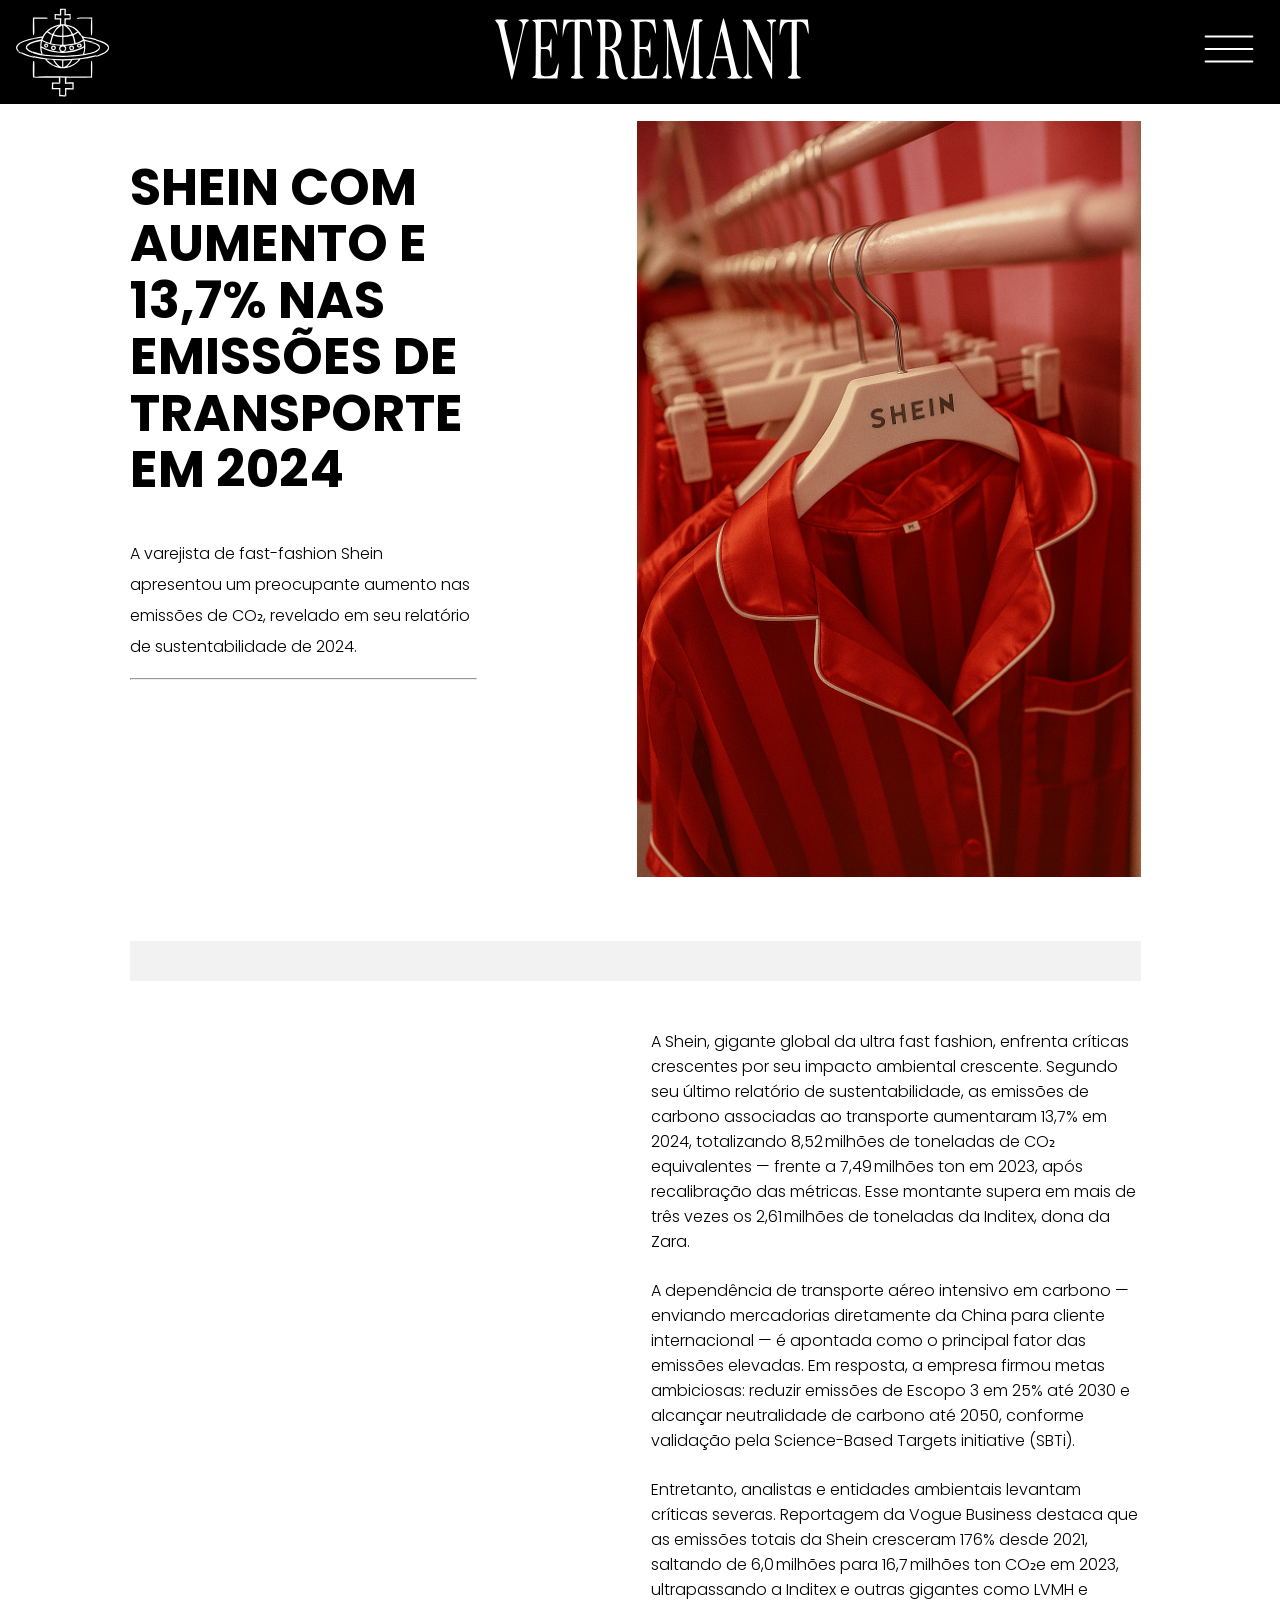
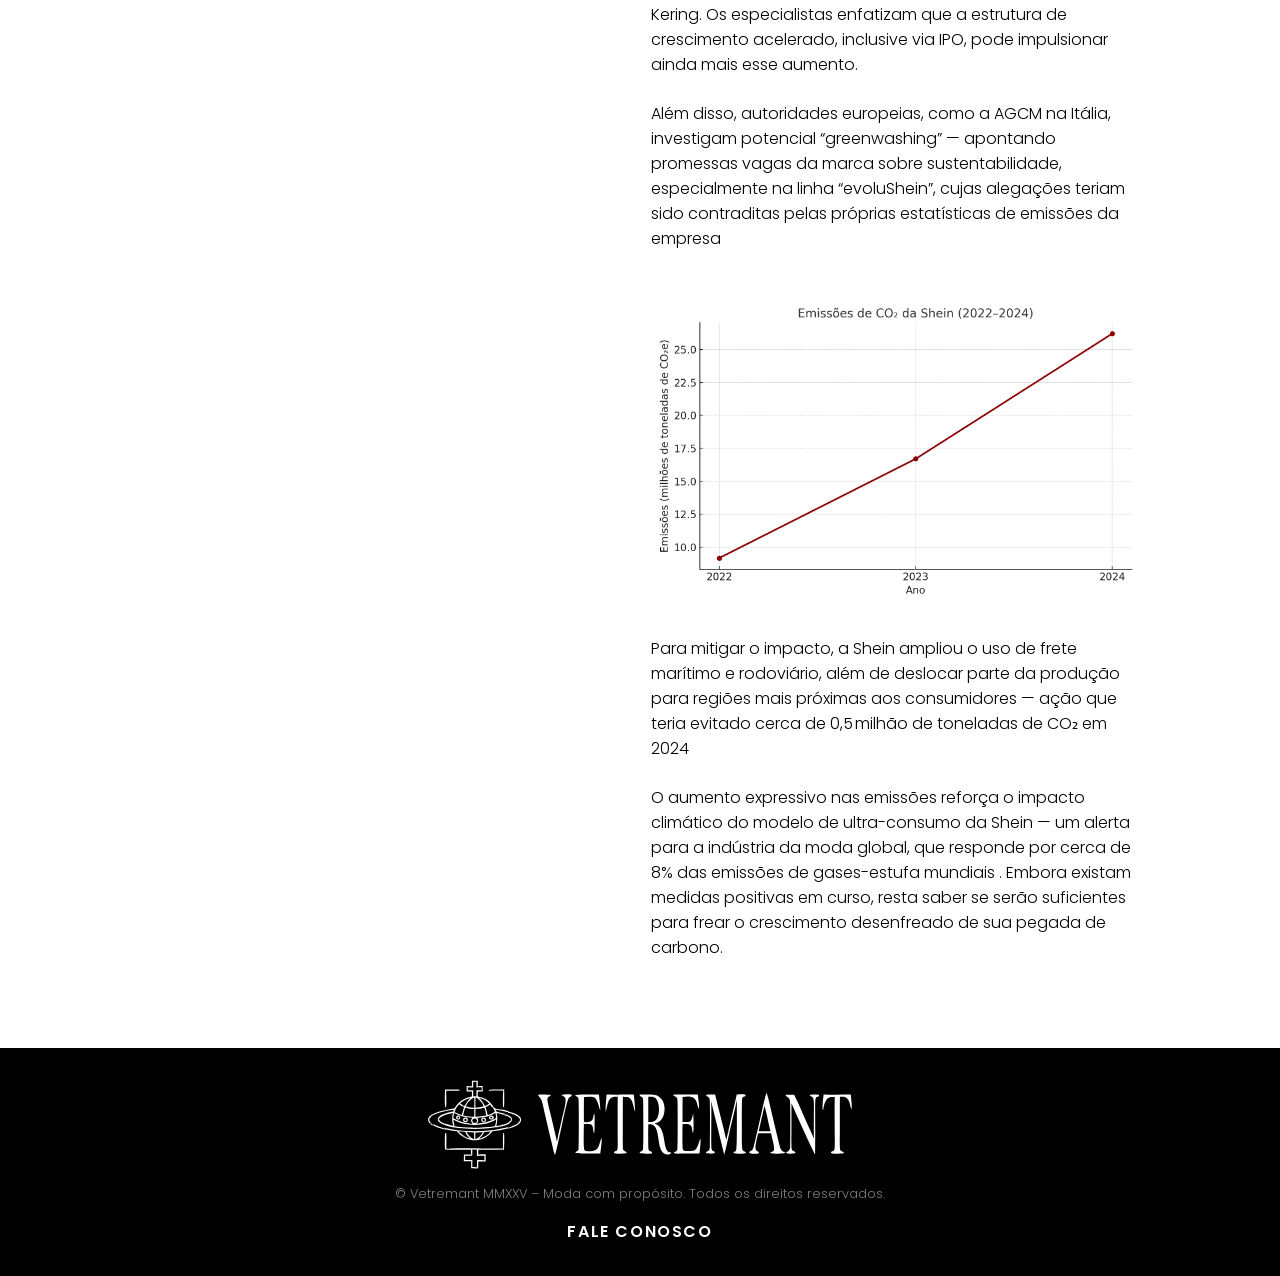
<file: pages/pag-shein.html>
<!DOCTYPE html>
<html lang="en">
<head>
    <meta charset="UTF-8">
    <meta name="viewport" content="width=device-width, initial-scale=1.0">

    <link rel="preconnect" href="https://fonts.googleapis.com">
    <link rel="preconnect" href="https://fonts.gstatic.com" crossorigin>
    <link href="https://fonts.googleapis.com/css2?family=Poppins:wght@200;300;400;500;600;700;800;900&display=swap" rel="stylesheet">

    <link rel="shortcut icon" href="../assets-images/icon.ico" type="image/x-icon">
    <link rel="stylesheet" href="../style/style-altpags.css">
    <link rel="stylesheet" href="../style/style-mobile.css">
    <script src="../js/script-conteudo.js" defer></script>
    <title>Shein com aumento e 13,7% nas emissões de transporte em 2024</title>
</head>
<body>
    <header class="header-desktop">
        <img src="../assets-images/symbol1.svg" alt="Símbolo do site de notícias Vetremant"">
        <a href="./home.html">
            <img src="../assets-images/logo1.svg" alt="Nome do site de notícias Vetremant">
        </a>
        <button>
            <img src="../assets-images/icon-menu-hamburguer 1.svg" alt="Ícone de menu hambúrguer">
        </button>

        <nav>
            <button>
                <img src="../assets-images/cancel.svg" alt="Ícone de X para fechar o menu">
            </button>
            <a href="./home.html#home">Home</a>
            <a href="./home.html#secao2">Destaques</a>
            <a href="./home.html#secao3">Novidades</a>
        </nav>
    </header>

    <div class="container">
        <main>
            <section class="primeira-secao">
                <div class="post-principal">
                    
                    <div class="texto-post-principal">
                        <h1>Shein com aumento e 13,7% nas emissões de transporte em 2024</h1>
                        <p>A varejista de fast-fashion Shein apresentou um preocupante aumento nas emissões de CO₂, revelado em seu relatório de sustentabilidade de 2024.</p>
                        <hr>
                    </div>
                    <img src="../assets-images/destaques/shein/shein img1.png" alt="Imagem destaque da Shein">
                </div>
            </section>

            <nav class="divisao"></nav>

            <div class="conteudo">

                <section class="segunda-secao">
                    <p>A Shein, gigante global da ultra fast fashion, enfrenta críticas crescentes por seu impacto ambiental crescente. Segundo seu último relatório de sustentabilidade, as emissões de carbono associadas ao transporte aumentaram 13,7% em 2024, totalizando 8,52 milhões de toneladas de CO₂ equivalentes — frente a 7,49 milhões ton em 2023, após recalibração das métricas. Esse montante supera em mais de três vezes os 2,61 milhões de toneladas da Inditex, dona da Zara.</p>
                    <p>A dependência de transporte aéreo intensivo em carbono — enviando mercadorias diretamente da China para cliente internacional — é apontada como o principal fator das emissões elevadas. Em resposta, a empresa firmou metas ambiciosas: reduzir emissões de Escopo 3 em 25% até 2030 e alcançar neutralidade de carbono até 2050, conforme validação pela Science-Based Targets initiative (SBTi).</p>
                    <p>Entretanto, analistas e entidades ambientais levantam críticas severas. Reportagem da Vogue Business destaca que as emissões totais da Shein cresceram 176% desde 2021, saltando de 6,0 milhões para 16,7 milhões ton CO₂e em 2023, ultrapassando a Inditex e outras gigantes como LVMH e Kering. Os especialistas enfatizam que a estrutura de crescimento acelerado, inclusive via IPO, pode impulsionar ainda mais esse aumento.</p>
                    <p>Além disso, autoridades europeias, como a AGCM na Itália, investigam potencial “greenwashing” — apontando promessas vagas da marca sobre sustentabilidade, especialmente na linha “evoluShein”, cujas alegações teriam sido contraditas pelas próprias estatísticas de emissões da empresa</p>
                    <img src="../assets-images/destaques/shein/emissoes_shein_2022_2024.png" alt="Gráfico sobre emissões de CO2 da Shein">
                </section>

                <section class="terceira-secao">
                    <p>Para mitigar o impacto, a Shein ampliou o uso de frete marítimo e rodoviário, além de deslocar parte da produção para regiões mais próximas aos consumidores — ação que teria evitado cerca de 0,5 milhão de toneladas de CO₂ em 2024</p>
                    <p>O aumento expressivo nas emissões reforça o impacto climático do modelo de ultra-consumo da Shein — um alerta para a indústria da moda global, que responde por cerca de 8% das emissões de gases-estufa mundiais . Embora existam medidas positivas em curso, resta saber se serão suficientes para frear o crescimento desenfreado de sua pegada de carbono.</p>
                </section>
            </div>
        </main>
    </div>

    <footer>
        <div class="footer-logos">
                <img src="../assets-images/symbol1.svg" alt="Símbolo para footer do site de notícias Vetremant">
                <img src="../assets-images/logo1.svg" alt="Logo para footer do site de notícias Vetremant">
        </div>
        <p>© Vetremant MMXXV – Moda com propósito. Todos os direitos reservados.</p>
            <a href="./contato.html">FALE CONOSCO</a>
    </footer>
</body>
</html>
</file>
<file: style/style-login.css>
*{
    margin: 0;
    padding: 0;
    box-sizing: border-box;
    text-decoration: none;
    font-family: "Poppins", sans-serif;
}

:root{
    --white: #FFFFFF;
    --black: #000000;
    --gray: #F2F2F2;
    --dark-blue: #00001A;
}


body {
    background-color: var(--black);
    color: var(--black);
    display: flex;
    justify-content: center;
    align-items: center;
    min-height: 100vh;
    width: 100%;
}


.login-container {
    padding: 3rem 4rem;
    border-radius: 8px;
    width: 100%;
    max-width: 450px;
    display: flex;
    flex-direction: column;
    align-items: center;
    gap: 2.5rem;
}


.logo {
    display: flex;
    align-items: center;
    gap: 1rem;
    margin-bottom: 1rem;
}


.logo img:last-child {
    width: 180px; 
}


form {
    width: 100%;
    display: flex;
    flex-direction: column;
    gap: 1.5rem;
}

.form-group {
    display: flex;
    flex-direction: column;
}

.form-group label {
    font-size: 0.875rem;
    font-weight: 500;
    margin-bottom: 0.5rem;
}


input[type="text"] {
    border: 1px solid #ccc;
    border-radius: 1rem;
    padding: 0.8rem 1rem;
    font-size: 1rem;
    font-family: "Poppins", sans-serif;
}

input[type="text"]:focus {
    outline: none;
    border-color: var(--black);
}


button[type="submit"] {
    background-color: var(--white);
    color: var(--black);
    border: none;
    border-radius: 1rem;
    padding: 1rem;
    font-size: 1rem;
    font-weight: 600;
    text-transform: uppercase;
    letter-spacing: 0.1rem;
    cursor: pointer;
    transition: 0.5s;
}

button[type="submit"]:hover {
    background-color: rgba(194, 194, 198, 0.5);
}
</file>
<file: style/style-mobile.css>
@media (max-width: 768px) {

    .container {
        padding-left: 1.5rem;
        padding-right: 1.5rem;
    }

    .header-desktop {
        padding: 1rem 1.5rem;
    }

    .header-desktop > img:first-child {
        width: 5rem;
        height: auto;
    }

    .header-desktop > a > img {
        width: 190px;
    }
    
    .header-desktop nav {
        width: 85vw;
    }

    .header-desktop nav a {
        font-size: 2rem;
        gap: 7rem;
    }

    footer {
        text-align: center;
        padding: 1rem 1.5rem;
    }

    .footer-logos img:first-child{
        width: 4.5rem;
        height: auto;
    }

    .footer-logos img:last-child{
        width: 10rem;
        height: auto;
    }

    .post-principal,
    .destaques-grid,
    .destaques-secundarios,
    .novidades-grid {
        grid-template-columns: 1fr;
        gap: 2.5rem;
    }

    .post-principal h1 {
        font-size: 2.2rem;
    }

    .segunda-secao h1 {
        font-size: 2.8rem;
    }

    .terceira-secao h1 {
        font-size: 2.5rem;
    }

    .texto-destaque-principal h2 {
        font-size: 1.8rem;
    }

    .primeira-secao img,
    .destaque-principal img,
    .destaque2 img, .destaque3 img, .destaque4 img, .destaque5 img,
    .novidades-grid img {
        width: 100%;
        height: auto;
        max-width: 100%;
        max-height: none;
    }
    
    .novidade1, .novidade2, .novidade3, .novidade4 {
        flex-direction: column;
        gap: 1rem;
    }

    .novidades-grid h2 {
        margin-top: 0.5rem;
        margin-bottom: 1rem;
    }

    .primeira-secao {
        margin-top: 8rem;
    }
    
    main {
        grid-template-columns: 1fr;
    }

    .conteudo {
        grid-column: 1 / -1;
    }

    #pagina-contato {
        padding-top: 8rem;
        padding-bottom: 3rem;
    }

    .contato-main h1 {
        font-size: 2.5rem;
    }

    .contato-main p {
        font-size: 1rem;
    }
    
    .btn-enviar {
        width: 100%;
        padding: 1rem;
    }
}

@media (max-width: 480px) {
    .login-container {
        padding: 2rem 1.5rem;
        gap: 2rem;
    }
    
    .logo img:first-child {
        width: 40px;
    }

    .logo img:last-child {
        width: 150px;
    }

    .form-group label {
        font-size: 0.75rem;
    }

    button[type="submit"] {
        padding: 0.9rem;
    }
}
</file>
<file: style/style-contato.css>
*{
    margin: 0;
    padding: 0;
    box-sizing: border-box;
    text-decoration: none;
    font-family: "Poppins", sans-serif;
}

:root{
    --white: #FFFFFF;
    --black: #000000;
    --gray: #F2F2F2;
    --dark-blue: #00001A;
    --yellow: #e9aa52;
}


body.escurecer::before{
    content: "";
    position: fixed;
    height: 100%;
    width: 100%;
    background-color:rgba(0, 0, 26, 0.5);
    top: 0;
    left: 0;
    z-index: 1;
}

.header-desktop{
    height: 6.5rem;
    width: 100%;
    display: flex;
    justify-content: space-between;
    align-items: center;
    background-color: var(--black);
    padding: 1.5rem 1rem;
    position: fixed;
    top: 0;
    z-index: 998;
}

.header-desktop button {
    border: none;
    background: none;
    width: fit-content;
}

.header-desktop nav{
    position: fixed;
    background-color: var(--white);
    right: -100rem;
    top: 0;
    height: 100vh;
    width: 33.1875rem;
    z-index: 999;

    display: flex;
    flex-direction: column;
    padding: 1.7rem;
    gap: 9rem;
    text-align: center;

    transition: 0.7s;
}

.header-desktop nav.abrir{
    right: 0;
}

.header-desktop nav button{
    align-self: flex-end;
    margin-bottom: 1.44rem;
}

.header-desktop nav a{
    text-decoration: none;
    color: var(--black);
    font-size: 2.5rem;
    font-weight: 400rem;
    text-transform: uppercase;
}

.header-desktop nav a:hover{
    color: var(--yellow);
    transition: 0.5s;
}

.container{
    max-width: 1510px;
    margin: 0 auto;
    padding-left: 8.12rem;
    padding-right: 8.70rem;
}

#pagina-contato {
    padding-top: 8rem;
    padding-bottom: 4rem;
}

.contato-main {
    max-width: 800px;
    margin: 0 auto;
    text-align: center;
}

.contato-main h1 {
    font-size: 3rem;
    font-weight: 700;
    text-transform: uppercase;
    color: var(--black);
}

.contato-main p {
    font-size: 1.125rem;
    font-weight: 300;
    color: var(--black);
    margin-top: 0.5rem;
}

.contato-main hr {
    border: 0;
    height: 1px;
    background-color: #e0e0e0;
    margin: 2rem 0;
}

.form-contato {
    display: flex;
    flex-direction: column;
    gap: 1.5rem;
    text-align: left;
}

.form-group {
    width: 100%;
}

.form-contato input,
.form-contato textarea {
    width: 100%;
    padding: 1rem;
    font-size: 1rem;
    font-family: 'Poppins', sans-serif;
    font-weight: 400;
    color: var(--black);
    background-color: var(--gray);
    border: 2px solid transparent;
    border-radius: 1rem;
    transition: border-color 0.3s ease, background-color 0.3s ease;
}

.form-contato input::placeholder,
.form-contato textarea::placeholder {
    color: #8b8a8a;
    opacity: 1;
}

.form-contato input:focus,
.form-contato textarea:focus {
    outline: none;
    border-color: var(--black);
    background-color: var(--white);
}

.form-contato textarea {
    resize: vertical;
    min-height: 150px;
}

.btn-enviar {
    align-self: center;
    padding: 1rem 3rem;
    font-size: 1rem;
    font-weight: 600;
    text-transform: uppercase;
    letter-spacing: 0.1rem;
    color: var(--white);
    background-color: var(--black);
    border: none;
    border-radius: 1rem;
    cursor: pointer;
    transition: background-color 0.3s ease;
}

.btn-enviar:hover {
    background-color: #2b2b2b;
}


footer{
    margin-top: 4rem;
    background-color: var(--black);
    color: var(--white);
    padding: 2rem 2.5rem;
    max-width: 100%;
    display: flex;
    flex-direction: column;
    align-items: center;
    gap: 1rem;
}

.footer-logos {
    display: flex;
    align-items: center;
    gap: 1rem;
}

footer p{
    font-size: 0.8rem;
    font-weight: 300;
    color: gray;
}

footer a{
    color: inherit; 
    font-weight: 600;
    letter-spacing: 0.1rem;
}
</file>
<file: style/style.css>
*{
    margin: 0;
    padding: 0;
    box-sizing: border-box;
    text-decoration: none;
    font-family: "Poppins", sans-serif;
}

:root{
    --white: #FFFFFF;
    --black: #000000;
    --gray: #F2F2F2;
    --dark-blue: #00001A;
    --yellow: #e9aa52;
}


body.escurecer::before{
    content: "";
    position: fixed;
    height: 100%;
    width: 100%;
    background-color:rgba(0, 0, 26, 0.5);
    top: 0;
    left: 0;
    z-index: 1;
}

.header-desktop{
    height: 6.5rem;
    width: 100%;
    display: flex;
    justify-content: space-between;
    align-items: center;
    background-color: var(--black);
    padding: 1.5rem 1rem;
    position: fixed;
    top: 0;
    z-index: 998;
}

.header-desktop button {
    border: none;
    background: none;
    width: fit-content;
}

.header-desktop nav{
    position: fixed;
    background-color: var(--white);
    right: -100rem;
    top: 0;
    height: 100vh;
    width: 33.1875rem;
    z-index: 999;

    display: flex;
    flex-direction: column;
    padding: 1.7rem;
    gap: 9rem;
    text-align: center;

    transition: 0.7s;
}

.header-desktop nav.abrir{
    right: 0;
}

.header-desktop nav button{
    align-self: flex-end;
    margin-bottom: 1.44rem;
}

.header-desktop nav a{
    text-decoration: none;
    color: var(--black);
    font-size: 2.5rem;
    font-weight: 400rem;
    text-transform: uppercase;
}

.header-desktop nav a:hover{
    color: var(--yellow);
    transition: 0.5s;
}

.container{
    max-width: 1510px;
    margin: 0 auto;
    padding-left: 8.12rem;
    padding-right: 8.70rem;
}

.primeira-secao{
    margin-top: 6rem;
    margin-bottom: 1rem;
}

.primeira-secao img{
    max-width: 38.5rem;
    max-height: 47.25rem;
}

.post-principal{
    display: grid;
    grid-template-columns: 1fr 1fr;
    gap: 2rem;
}

.post-principal h1{
    color: var(--black);
    font-size: 3.205rem;
    font-weight: 700;
    line-height: 110%;
    text-transform: uppercase;
    margin-top: 2.37rem;
    margin-bottom: 2.62rem;
}

.post-principal p{
    color: var(--black);
    font-size: 1rem;
    font-weight: 300;
    line-height: 1.93163rem;
    margin-bottom: 0.94rem;
}

.divisao{
    background-color: var(--gray);
    position: relative;
    width: 99.7vw;
    height: 2.5rem;
    left: 50%;
    transform: translateX(-50%);
}

.segunda-secao{
    margin-top: 3.88rem;
    margin-bottom: 2rem;
}

.segunda-secao h1{
    color: var(--black);
    font-size: 5rem;
    font-weight: 600;
    line-height: normal;
    text-transform: uppercase;
    text-align: center;
}

.segunda-secao hr{
    margin-bottom: 4.75rem;
}

.destaque-principal img{
    max-width: 38.5rem;
    max-height: 52.5rem;
}

.destaque2 img, .destaque3 img, .destaque4 img, .destaque5 img{
    width: 15.6875rem;
    height: 21.25rem;
    margin-bottom: 1rem;
}

.texto-destaque-principal h2{
    color: var(--black);
    font-size: 2.32rem;
    font-weight: 700;
    line-height: 2.45rem;
    text-transform: uppercase;
    margin-top: 1.63rem;
    margin-bottom: 1.88rem;
}

.texto-destaque-principal p{
    color: var(--black);
    font-size: 1.125rem;
    font-weight: 300;
    line-height: 1.3rem
}

.destaque2 h2, .destaque3 h2, .destaque4 h2, .destaque5 h2{
    color: var(--black);
    font-size: 1.3125rem;
    font-weight: 700;
    line-height: 1.2rem;
    text-transform: uppercase;
    margin-bottom: 1.31rem;
}

.destaques-grid{
    display: grid;
    grid-template-columns: 1fr 1fr;
    gap: 3.25rem;
    align-items: start;
}

.destaques-secundarios {
    display: grid;
    grid-template-columns: 1fr 1fr;
    row-gap: 0;
}

.terceira-secao{
    margin-top: 2.13rem;
}

.terceira-secao h1{
    color: var(--black);
    font-size: 4rem;
    font-weight: 800;
    text-transform: uppercase;
}

.terceira-secao hr{
    margin-bottom: 4.25rem;
}

.novidades-grid h2{
    color: var(--black);
    font-size: 1.5625rem;
    font-weight: 700;
    line-height: 1.65rem;
    text-transform: uppercase;
    margin-bottom: 2.5rem;
    margin-top: 3.25rem;
}

.novidades-grid p{
    color: var(--black);
    font-size: 1rem;
    font-weight: 300;
    line-height: 1.45rem;
}

.novidades-grid img{
    width: 14.375rem;
    height: 19.4375rem;
}

.novidades-grid{
    display: grid;
    grid-template-columns: 1fr 1fr;
    gap: 3rem;
}

.novidade1, .novidade2, .novidade3, .novidade4{
    display: flex;
    align-items: start;
    gap: 2.5rem;
}

footer{
    margin-top: 4rem;
    background-color: var(--black);
    color: var(--white);
    padding: 2rem 2.5rem;
    max-width: 100%;
    display: flex;
    flex-direction: column;
    align-items: center;
    gap: 1rem;
}

.footer-logos {
    display: flex;
    align-items: center;
    gap: 1rem;
}

footer p{
    font-size: 0.8rem;
    font-weight: 300;
    color: gray;
}

footer a{
    color: inherit; 
    font-weight: 600;
    letter-spacing: 0.1rem;
}
</file>
<file: style/style-altpags.css>
*{
    margin: 0;
    padding: 0;
    box-sizing: border-box;
    text-decoration: none;
    font-family: "Poppins", sans-serif;
}

img{
    max-width: 38.5rem;
    max-height: 47.25rem;
}

:root{
    --white: #FFFFFF;
    --black: #000000;
    --gray: #F2F2F2;
    --dark-blue: #00001A;
    --yellow: #e9aa52;
}


body.escurecer::before{
    content: "";
    position: fixed;
    height: 100%;
    width: 100%;
    background-color:rgba(0, 0, 26, 0.5);
    top: 0;
    left: 0;
    z-index: 1;
}

.header-desktop{
    height: 6.5rem;
    width: 100%;
    display: flex;
    justify-content: space-between;
    align-items: center;
    background-color: var(--black);
    padding: 1.5rem 1rem;
    position: fixed;
    top: 0;
    z-index: 998;
}

.header-desktop button {
    border: none;
    background: none;
    width: fit-content;
}

.header-desktop nav{
    position: fixed;
    background-color: var(--white);
    right: -100rem;
    top: 0;
    height: 100vh;
    width: 33.1875rem;
    z-index: 999;

    display: flex;
    flex-direction: column;
    padding: 1.7rem;
    gap: 9rem;
    text-align: center;

    transition: 0.7s;
}

.header-desktop nav.abrir{
    right: 0;
}

.header-desktop nav button{
    align-self: flex-end;
    margin-bottom: 1.44rem;
}

.header-desktop nav a{
    text-decoration: none;
    color: var(--black);
    font-size: 2.5rem;
    font-weight: 400rem;
    text-transform: uppercase;
}

.header-desktop nav a:hover{
    color: var(--yellow);
    transition: 0.5s;
}

.container{
    max-width: 1510px;
    margin: 0 auto;
    padding-left: 8.12rem;
    padding-right: 8.70rem;
}

main {
    display: grid;
    grid-template-columns: 1fr 1fr;
    gap: 2rem;
    row-gap: 3rem; 
}

.primeira-secao{
    margin-top: 6rem;
    margin-bottom: 1rem;
}

.post-principal{
    display: grid;
    grid-template-columns: 1fr 1fr;
    gap: 10rem;
}

.post-principal h1{
    color: var(--black);
    font-size: 3.205rem;
    font-weight: 700;
    line-height: 110%;
    text-transform: uppercase;
    margin-top: 2.37rem;
    margin-bottom: 2.62rem;
}

.post-principal p{
    color: var(--black);
    font-size: 1rem;
    font-weight: 300;
    line-height: 1.93163rem;
    margin-bottom: 0.94rem;
}

.primeira-secao,
.divisao {
    grid-column: 1 / -1;
}

.conteudo {
    grid-column: 2;
}

.divisao {
    background-color: var(--gray);
    width: 100%;
    height: 2.5rem;
    
    position: static;
    transform: none; 
}

.conteudo img {
    width: 100%;
    height: auto;
    max-width: 100%;
    max-height: none;
    margin: 1.5rem 0;
}

.conteudo p {
    color: var(--black);
    font-size: 1rem;
    line-height: normal;
    font-weight: 300;
    margin-bottom: 1.5rem;
}

footer{
    margin-top: 4rem;
    background-color: var(--black);
    color: var(--white);
    padding: 2rem 2.5rem;
    max-width: 100%;
    display: flex;
    flex-direction: column;
    align-items: center;
    gap: 1rem;
}

.footer-logos {
    display: flex;
    align-items: center;
    gap: 1rem;
}

footer p{
    font-size: 0.8rem;
    font-weight: 300;
    color: gray;
}

footer a{
    color: inherit; 
    font-weight: 600;
    letter-spacing: 0.1rem;
}
</file>
